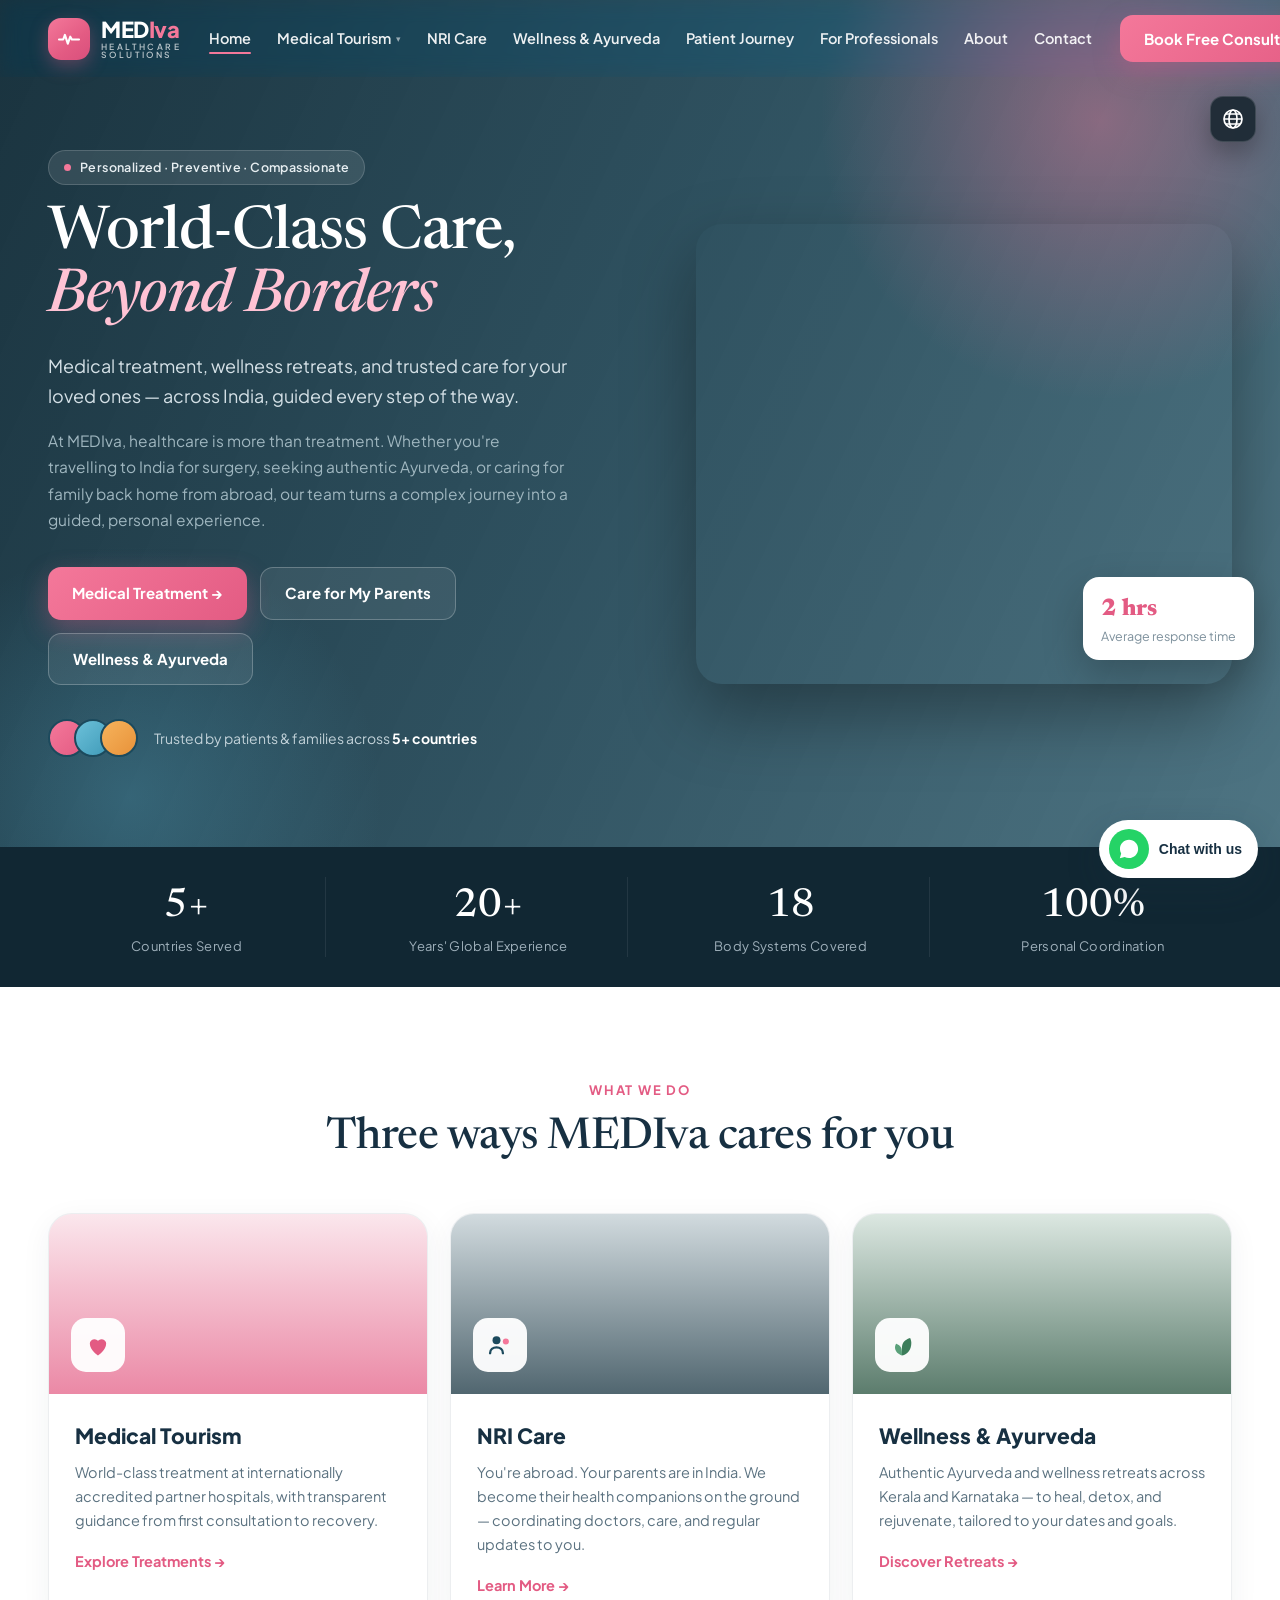
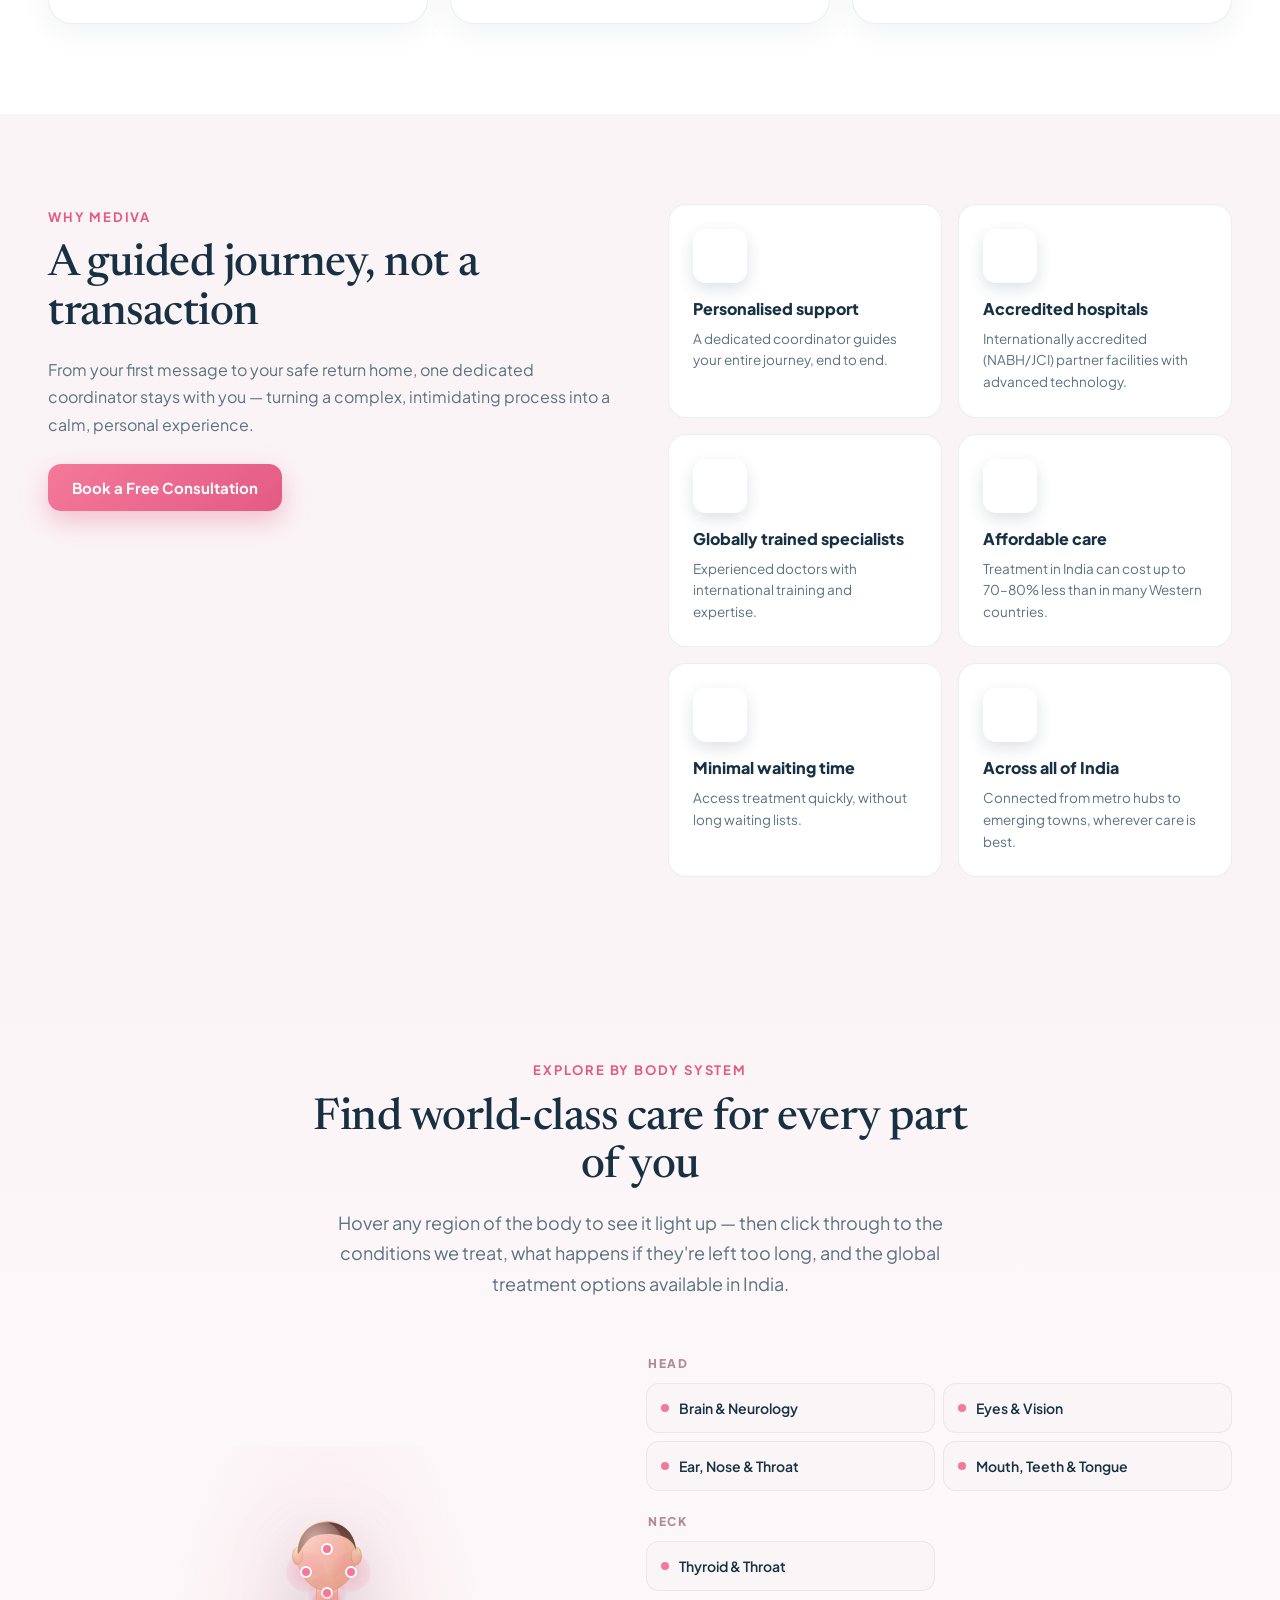
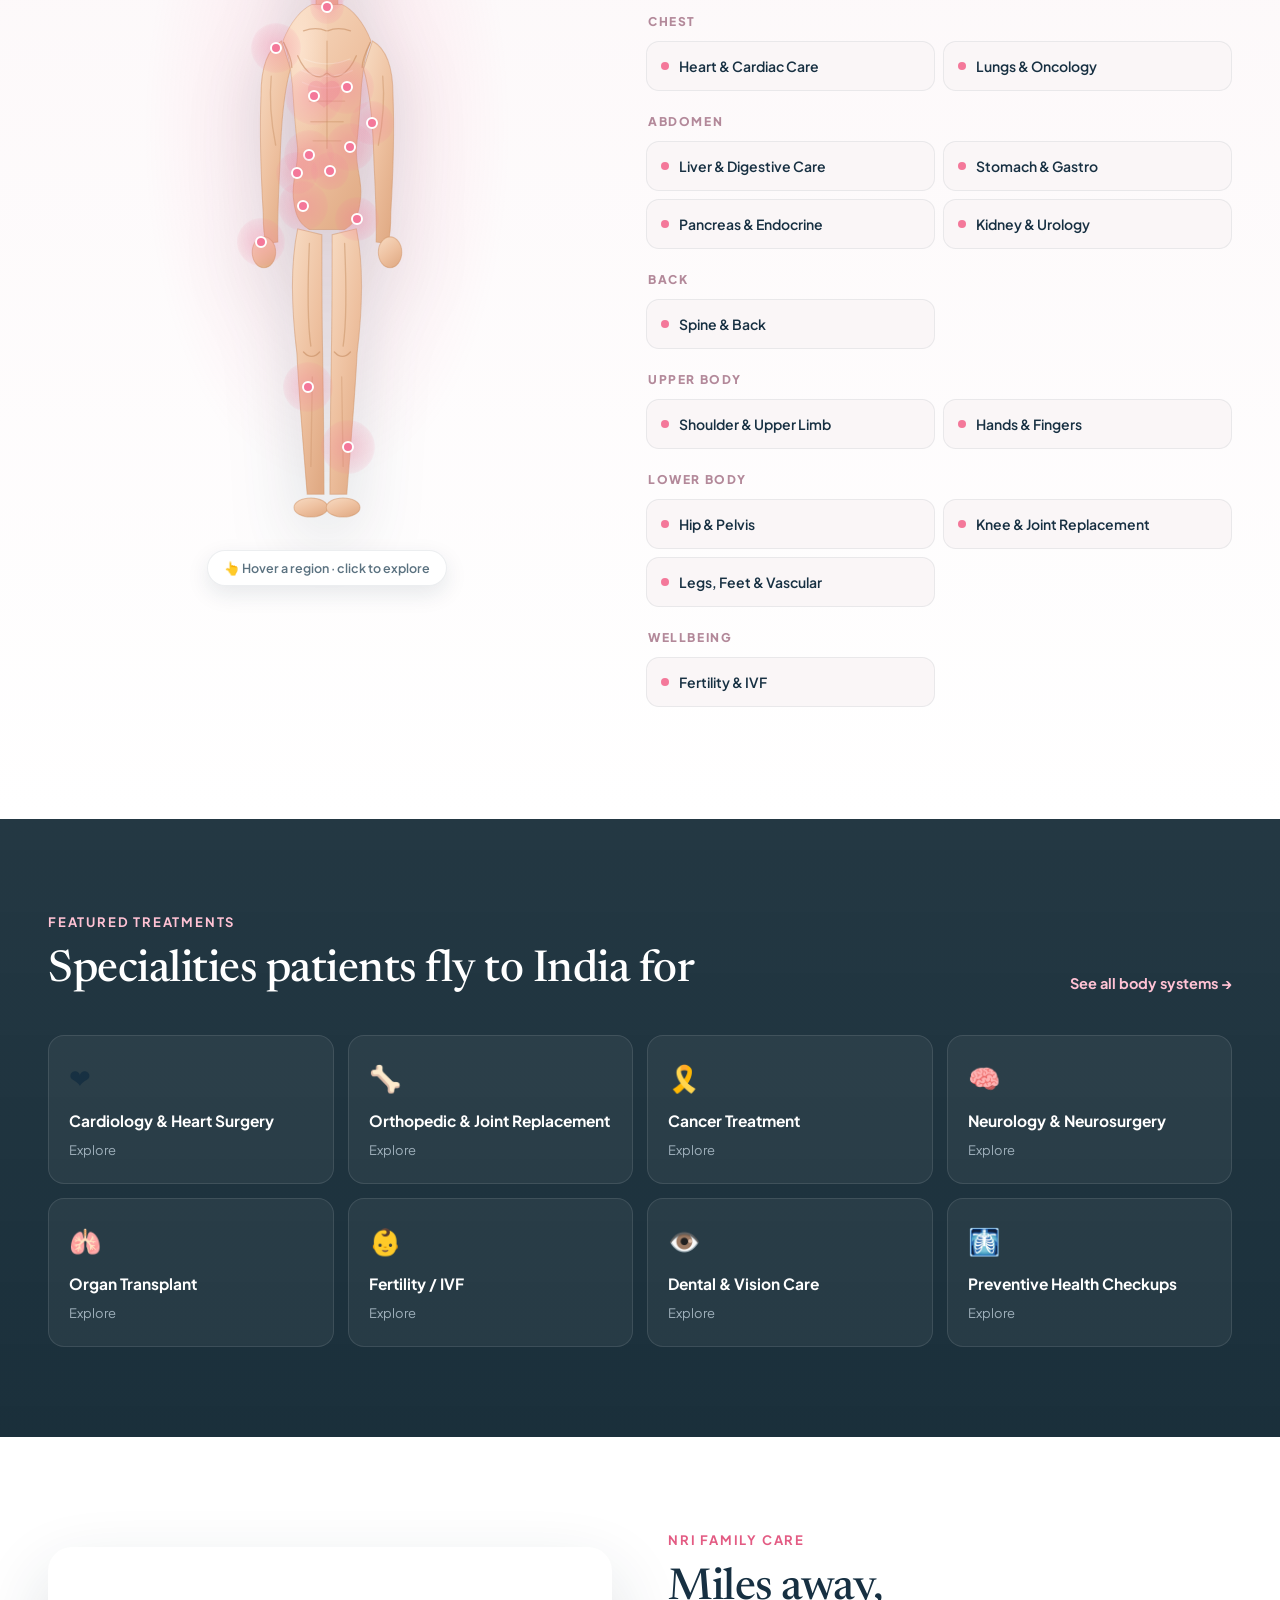
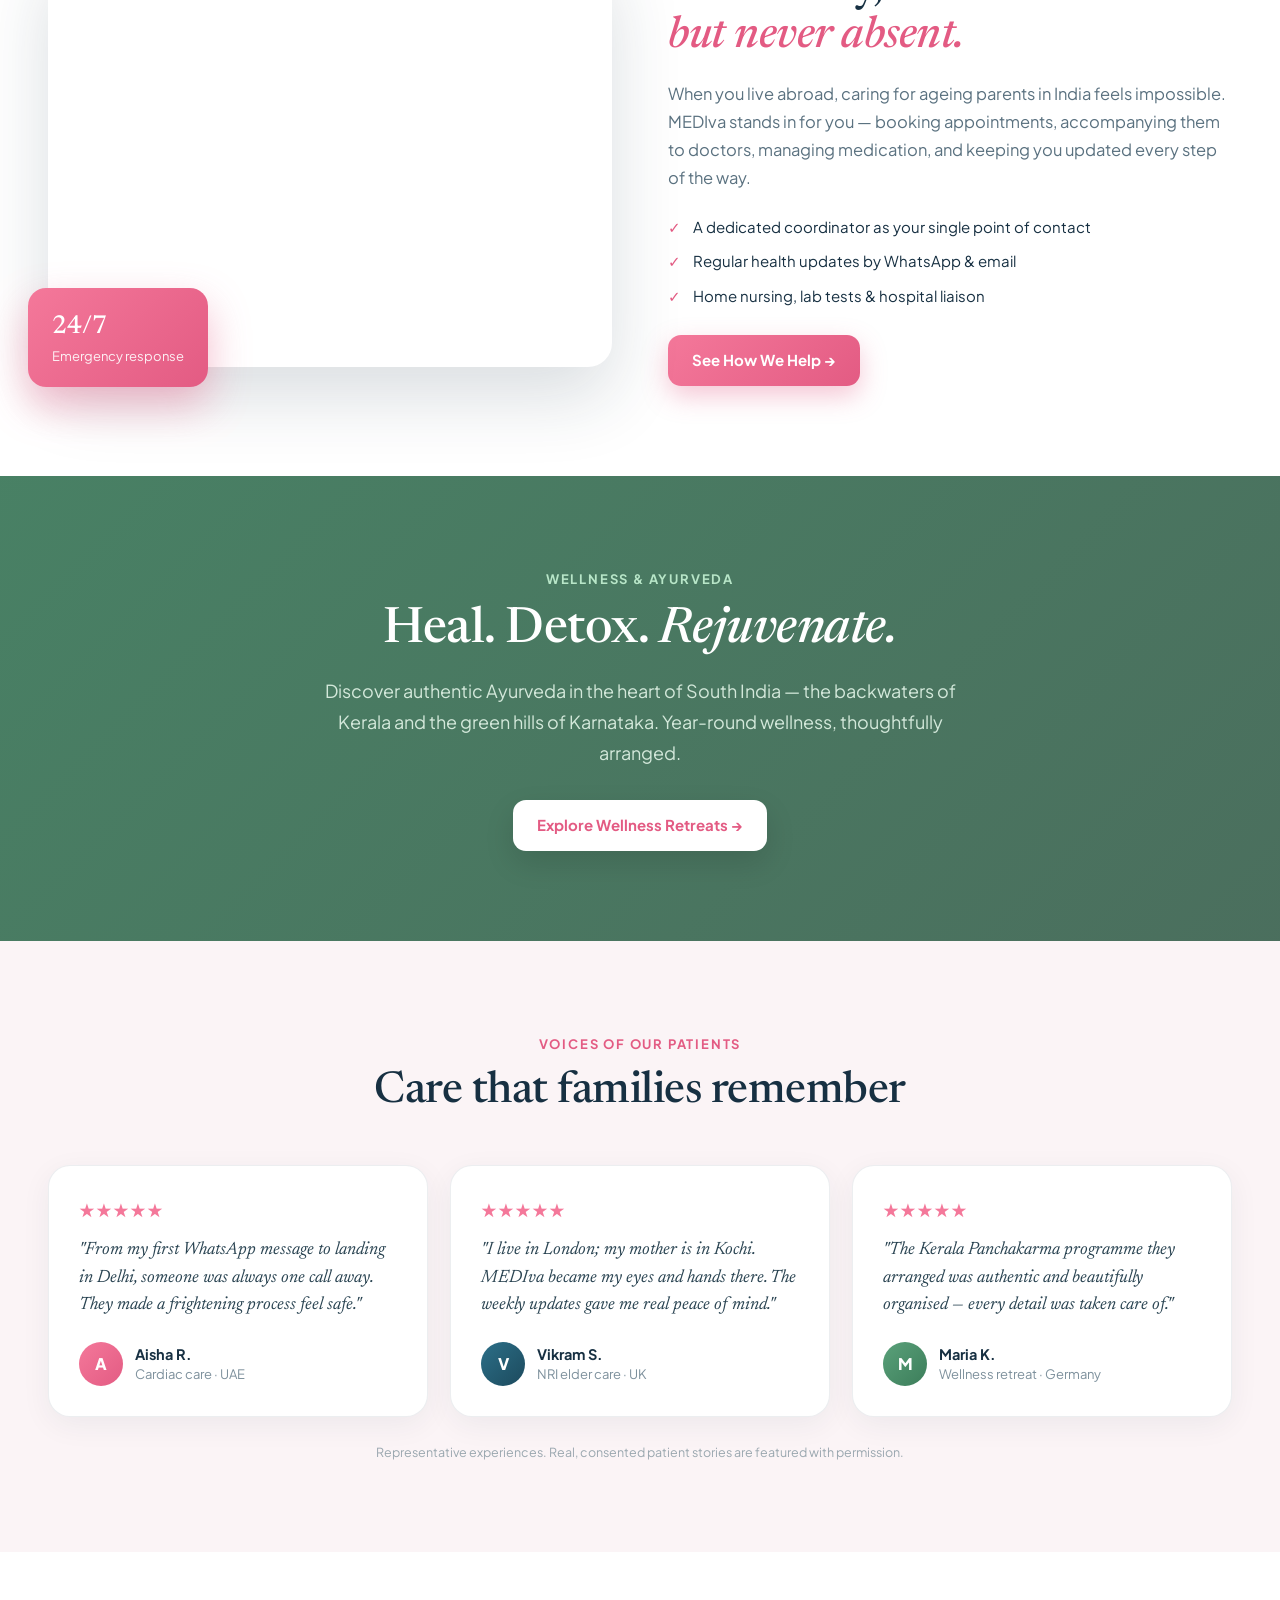
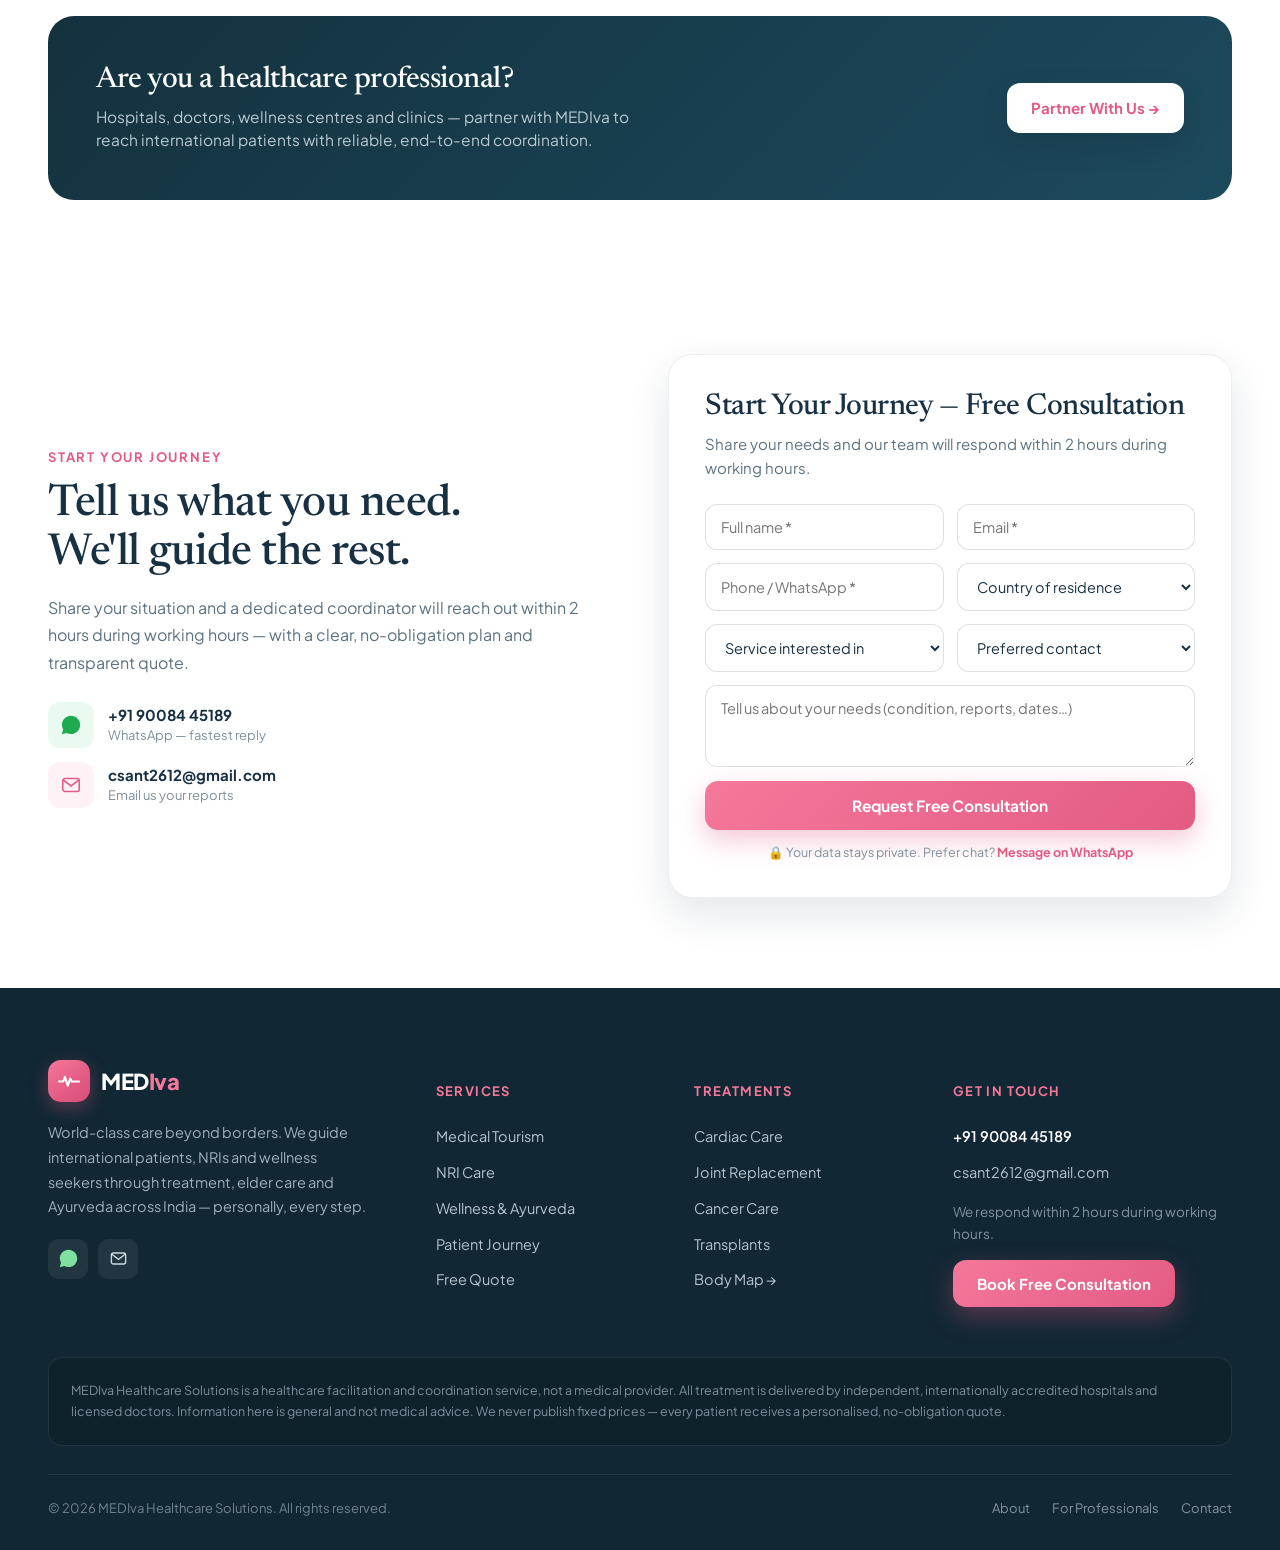
<file: index.html>
<!DOCTYPE html>
<html lang="en">
<head>
<meta charset="utf-8">
<meta name="viewport" content="width=device-width, initial-scale=1">
<title>MEDIva Healthcare Solutions — World-Class Care, Beyond Borders</title>
<meta name="description" content="Medical tourism, NRI elder care, and authentic Ayurveda wellness across India. Accredited hospitals, transparent pricing, personal guidance from first message to safe return home.">
<link rel="icon" type="image/svg+xml" href="assets/img/favicon.svg">
<link rel="preconnect" href="https://fonts.googleapis.com">
<link rel="preconnect" href="https://fonts.gstatic.com" crossorigin>
<link href="https://fonts.googleapis.com/css2?family=Newsreader:ital,opsz,wght@0,6..72,400;0,6..72,500;0,6..72,600;1,6..72,400;1,6..72,500&family=Plus+Jakarta+Sans:wght@400;500;600;700;800&display=swap" rel="stylesheet">
<link rel="stylesheet" href="assets/css/styles.css">
</head>
<body data-active="Home" data-hero-transparent>
<header id="site-header"></header>
<main>

<section class="hero" style="background:linear-gradient(115deg,rgba(18,44,56,.97),rgba(24,62,78,.9) 48%,rgba(34,82,100,.8)),url(https://images.unsplash.com/photo-1519494026892-80bbd2d6fd0d?auto=format&fit=crop&w=1600&q=70) center/cover">
  <div class="container">
    <div class="hero-grid">
      <div>
        <span class="badge lower"><span class="dot"></span>Personalized · Preventive · Compassionate</span>
        <h1 class="display on-dark">World-Class Care, <span class="italic">Beyond Borders</span></h1>
        <p class="lead on-dark" style="margin:22px 0 16px;max-width:540px">Medical treatment, wellness retreats, and trusted care for your loved ones — across India, guided every step of the way.</p>
        <p style="font-size:15.5px;line-height:1.7;color:#9fb6bf;max-width:520px">At MEDIva, healthcare is more than treatment. Whether you're travelling to India for surgery, seeking authentic Ayurveda, or caring for family back home from abroad, our team turns a complex journey into a guided, personal experience.</p>
        <div class="hero-cta">
          <a class="btn btn-primary" href="medical-tourism.html">Medical Treatment →</a>
          <a class="btn btn-ghost" href="nri-care.html">Care for My Parents</a>
          <a class="btn btn-ghost" href="wellness.html">Wellness & Ayurveda</a>
        </div>
        <div class="hero-trust">
          <div class="avatars"><span style="background:linear-gradient(135deg,#f4789a,#e35b83)"></span><span style="background:linear-gradient(135deg,#6cc1da,#3f9ab8)"></span><span style="background:linear-gradient(135deg,#f6b35c,#e8923a)"></span></div>
          <span style="font-size:14px;color:#c2d2d9">Trusted by patients & families across <strong style="color:#fff">5+ countries</strong></span>
        </div>
      </div>
      <div style="position:relative">
        <div class="hero-photo" style="background-image:url(https://images.unsplash.com/photo-1631815588090-d4bfec5b1ccb?auto=format&fit=crop&w=1100&q=72)"></div>
        <div class="float-card" style="bottom:24px;right:-22px"><div style="font-weight:800;font-size:24px;color:#e35b83;font-family:var(--serif)">2&nbsp;hrs</div><div style="font-size:12.5px;color:#7d909c">Average response time</div></div>
      </div>
    </div>
  </div>
</section>

<section class="counters"><div class="container"><div class="counters-grid">
  <div class="counter"><div class="num" data-count="5" data-suffix="+">5+</div><div class="lbl">Countries Served</div></div>
  <div class="counter"><div class="num" data-count="20" data-suffix="+">20+</div><div class="lbl">Years' Global Experience</div></div>
  <div class="counter"><div class="num" data-count="18" data-suffix="">18</div><div class="lbl">Body Systems Covered</div></div>
  <div class="counter"><div class="num">100%</div><div class="lbl">Personal Coordination</div></div>
</div></div></section>

<section class="section"><div class="container">
  <div class="text-center measure" style="margin-bottom:50px"><span class="eyebrow">What We Do</span><h2 class="display">Three ways MEDIva cares for you</h2></div>
  <div class="grid cols-3">
    <a class="svc-card" href="medical-tourism.html"><div class="svc-media" style="background-image:linear-gradient(180deg,rgba(227,91,131,.15),rgba(227,91,131,.72)),url(https://images.unsplash.com/photo-1551601651-2a8555f1a136?auto=format&fit=crop&w=800&q=70)"><span class="icon"><svg width="28" height="28" viewBox="0 0 24 24" fill="none"><path d="M12 21s-7-4.5-7-10a4 4 0 0 1 7-2.6A4 4 0 0 1 19 11c0 5.5-7 10-7 10z" fill="#e35b83"/></svg></span></div><div class="svc-body"><h3>Medical Tourism</h3><p>World-class treatment at internationally accredited partner hospitals, with transparent guidance from first consultation to recovery.</p><span class="svc-link">Explore Treatments <span class="arrow">→</span></span></div></a>
    <a class="svc-card" href="nri-care.html"><div class="svc-media" style="background-image:linear-gradient(180deg,rgba(28,74,93,.2),rgba(20,49,62,.74)),url(https://images.unsplash.com/photo-1576765608535-5f04d1e3f289?auto=format&fit=crop&w=800&q=70)"><span class="icon"><svg width="28" height="28" viewBox="0 0 24 24" fill="none"><circle cx="9" cy="8" r="3.4" fill="#1c4a5d"/><path d="M3.5 19c0-3 2.5-5 5.5-5s5.5 2 5.5 5" stroke="#1c4a5d" stroke-width="2" stroke-linecap="round"/><circle cx="17" cy="9" r="2.6" fill="#f4789a"/></svg></span></div><div class="svc-body"><h3>NRI Care</h3><p>You're abroad. Your parents are in India. We become their health companions on the ground — coordinating doctors, care, and regular updates to you.</p><span class="svc-link">Learn More <span class="arrow">→</span></span></div></a>
    <a class="svc-card" href="wellness.html"><div class="svc-media" style="background-image:linear-gradient(180deg,rgba(60,125,90,.18),rgba(35,79,58,.74)),url(https://images.unsplash.com/photo-1544161515-4ab6ce6db874?auto=format&fit=crop&w=800&q=70)"><span class="icon"><svg width="28" height="28" viewBox="0 0 24 24" fill="none"><path d="M12 21c5-1 8-5 8-11 0-2-1-4-1-4s-4 1-6 4c-1.6 2.4-1 8-1 11z" fill="#3c7d5a"/><path d="M12 21c-3-1-6-3-6-7 0-1.5 1-3 1-3s3 1 4 3c1 1.8 1 5 1 7z" fill="#5aa17a"/></svg></span></div><div class="svc-body"><h3>Wellness & Ayurveda</h3><p>Authentic Ayurveda and wellness retreats across Kerala and Karnataka — to heal, detox, and rejuvenate, tailored to your dates and goals.</p><span class="svc-link">Discover Retreats <span class="arrow">→</span></span></div></a>
  </div>
</div></section>

<section class="section bg-tint"><div class="container">
  <div class="split" style="align-items:start">
    <div style="position:sticky;top:110px">
      <span class="eyebrow">Why MEDIva</span><h2 class="display" style="margin-bottom:18px">A guided journey, not a transaction</h2>
      <p class="lead" style="font-size:16px;margin-bottom:26px">From your first message to your safe return home, one dedicated coordinator stays with you — turning a complex, intimidating process into a calm, personal experience.</p>
      <button class="btn btn-primary" data-book>Book a Free Consultation</button>
    </div>
    <div class="grid cols-2 gap-md">
      <div class="feature"><div class="thumb" style="background-image:url(https://images.unsplash.com/photo-1622253692010-333f2da6031d?auto=format&fit=crop&w=200&q=70)"></div><h4>Personalised support</h4><p>A dedicated coordinator guides your entire journey, end to end.</p></div><div class="feature"><div class="thumb" style="background-image:url(https://images.unsplash.com/photo-1538108149393-fbbd81895907?auto=format&fit=crop&w=200&q=70)"></div><h4>Accredited hospitals</h4><p>Internationally accredited (NABH/JCI) partner facilities with advanced technology.</p></div><div class="feature"><div class="thumb" style="background-image:url(https://images.unsplash.com/photo-1612531386530-97286d97c2d2?auto=format&fit=crop&w=200&q=70)"></div><h4>Globally trained specialists</h4><p>Experienced doctors with international training and expertise.</p></div><div class="feature"><div class="thumb" style="background-image:url(https://images.unsplash.com/photo-1576091160550-2173dba999ef?auto=format&fit=crop&w=200&q=70)"></div><h4>Affordable care</h4><p>Treatment in India can cost up to 70–80% less than in many Western countries.</p></div><div class="feature"><div class="thumb" style="background-image:url(https://images.unsplash.com/photo-1519494026892-80bbd2d6fd0d?auto=format&fit=crop&w=200&q=70)"></div><h4>Minimal waiting time</h4><p>Access treatment quickly, without long waiting lists.</p></div><div class="feature"><div class="thumb" style="background-image:url(https://images.unsplash.com/photo-1666214280557-f1b5022eb634?auto=format&fit=crop&w=200&q=70)"></div><h4>Across all of India</h4><p>Connected from metro hubs to emerging towns, wherever care is best.</p></div>
    </div>
  </div>
</div></section>

<section class="section bodymap" id="bodymap"><div class="container">
  <div class="text-center measure" style="margin-bottom:56px"><span class="eyebrow">Explore by Body System</span><h2 class="display">Find world-class care for every part of you</h2><p class="lead" style="margin-top:16px">Hover any region of the body to see it light up — then click through to the conditions we treat, what happens if they're left too long, and the global treatment options available in India.</p></div>
  <div class="bodymap-grid">
    <div class="figure-wrap"><div class="figure" id="bodymap-figure"></div></div>
    <div id="bodymap-list"></div>
  </div>
</div></section>

<section class="section" style="background:linear-gradient(rgba(17,39,51,.92),rgba(17,39,51,.96)),url(https://images.unsplash.com/photo-1581595220892-b0739db3ba8c?auto=format&fit=crop&w=1600&q=70) center/cover">
  <div class="container">
    <div style="display:flex;justify-content:space-between;align-items:flex-end;flex-wrap:wrap;gap:18px;margin-bottom:40px">
      <div><span class="eyebrow on-dark">Featured Treatments</span><h2 class="display on-dark">Specialities patients fly to India for</h2></div>
      <a href="#bodymap" style="font-weight:700;font-size:14.5px;color:#ffc2d4;text-decoration:none">See all body systems →</a>
    </div>
    <div class="grid cols-4 gap-sm">
      <a class="treat-card" href="body-part.html?part=heart"><div class="emoji">❤️</div><h4>Cardiology & Heart Surgery</h4><span>Explore <span class="go">→</span></span></a><a class="treat-card" href="body-part.html?part=knee"><div class="emoji">🦴</div><h4>Orthopedic & Joint Replacement</h4><span>Explore <span class="go">→</span></span></a><a class="treat-card" href="body-part.html?part=lungs"><div class="emoji">🎗️</div><h4>Cancer Treatment</h4><span>Explore <span class="go">→</span></span></a><a class="treat-card" href="body-part.html?part=brain"><div class="emoji">🧠</div><h4>Neurology & Neurosurgery</h4><span>Explore <span class="go">→</span></span></a><a class="treat-card" href="body-part.html?part=kidney"><div class="emoji">🫁</div><h4>Organ Transplant</h4><span>Explore <span class="go">→</span></span></a><a class="treat-card" href="body-part.html?part=fertility"><div class="emoji">👶</div><h4>Fertility / IVF</h4><span>Explore <span class="go">→</span></span></a><a class="treat-card" href="body-part.html?part=eyes"><div class="emoji">👁️</div><h4>Dental & Vision Care</h4><span>Explore <span class="go">→</span></span></a><a class="treat-card" href="body-part.html?part=stomach"><div class="emoji">🩻</div><h4>Preventive Health Checkups</h4><span>Explore <span class="go">→</span></span></a>
    </div>
  </div>
</section>

<section class="section"><div class="container">
  <div class="split">
    <div style="position:relative">
      <div class="split-photo" style="background-image:url(https://images.unsplash.com/photo-1576765608535-5f04d1e3f289?auto=format&fit=crop&w=1000&q=72)"></div>
      <div style="position:absolute;bottom:-20px;left:-20px;background:linear-gradient(135deg,#f4789a,#e35b83);border-radius:18px;padding:20px 24px;box-shadow:0 18px 40px rgba(227,91,131,.4);color:#fff"><div style="font-family:var(--serif);font-size:26px;font-weight:500">24/7</div><div style="font-size:13px;opacity:.9">Emergency response</div></div>
    </div>
    <div>
      <span class="eyebrow">NRI Family Care</span>
      <h2 class="display" style="margin-bottom:18px">Miles away,<br><span class="italic">but never absent.</span></h2>
      <p class="lead" style="font-size:16.5px;margin-bottom:24px">When you live abroad, caring for ageing parents in India feels impossible. MEDIva stands in for you — booking appointments, accompanying them to doctors, managing medication, and keeping you updated every step of the way.</p>
      <ul class="checklist" style="margin-bottom:28px">
        <li><span class="tick">✓</span><span>A dedicated coordinator as your single point of contact</span></li>
        <li><span class="tick">✓</span><span>Regular health updates by WhatsApp & email</span></li>
        <li><span class="tick">✓</span><span>Home nursing, lab tests & hospital liaison</span></li>
      </ul>
      <a class="btn btn-primary" href="nri-care.html">See How We Help →</a>
    </div>
  </div>
</div></section>

<section class="section" style="background:linear-gradient(135deg,rgba(47,111,79,.88),rgba(35,79,58,.82)),url(https://images.unsplash.com/photo-1506126613408-eca07ce68773?auto=format&fit=crop&w=1600&q=70) center/cover">
  <div class="container-narrow text-center">
    <span class="eyebrow on-green">Wellness & Ayurveda</span>
    <h2 class="display on-dark" style="font-size:clamp(34px,4vw,50px)">Heal. Detox. <span class="italic" style="color:#fff">Rejuvenate.</span></h2>
    <p class="lead on-dark" style="color:#d3e8da;margin:18px auto 32px;max-width:660px">Discover authentic Ayurveda in the heart of South India — the backwaters of Kerala and the green hills of Karnataka. Year-round wellness, thoughtfully arranged.</p>
    <a class="btn btn-white" href="wellness.html">Explore Wellness Retreats →</a>
  </div>
</section>

<section class="section bg-tint"><div class="container">
  <div class="text-center measure" style="margin-bottom:48px"><span class="eyebrow">Voices of Our Patients</span><h2 class="display">Care that families remember</h2></div>
  <div class="grid cols-3">
    <div class="quote-card"><div class="stars">★★★★★</div><p>"From my first WhatsApp message to landing in Delhi, someone was always one call away. They made a frightening process feel safe."</p><div class="quote-who"><span class="quote-av" style="background:linear-gradient(135deg,#f4789a,#e35b83)">A</span><div><div class="nm">Aisha R.</div><div class="mt">Cardiac care · UAE</div></div></div></div><div class="quote-card"><div class="stars">★★★★★</div><p>"I live in London; my mother is in Kochi. MEDIva became my eyes and hands there. The weekly updates gave me real peace of mind."</p><div class="quote-who"><span class="quote-av" style="background:linear-gradient(135deg,#2c6f88,#1c4a5d)">V</span><div><div class="nm">Vikram S.</div><div class="mt">NRI elder care · UK</div></div></div></div><div class="quote-card"><div class="stars">★★★★★</div><p>"The Kerala Panchakarma programme they arranged was authentic and beautifully organised — every detail was taken care of."</p><div class="quote-who"><span class="quote-av" style="background:linear-gradient(135deg,#5aa17a,#3c7d5a)">M</span><div><div class="nm">Maria K.</div><div class="mt">Wellness retreat · Germany</div></div></div></div>
  </div>
  <p class="text-center" style="font-size:12.5px;color:#9aa7af;margin-top:26px">Representative experiences. Real, consented patient stories are featured with permission.</p>
</div></section>

<section class="section-sm"><div class="container"><div class="pro-strip">
  <div><h3 class="display on-dark" style="font-size:30px;margin-bottom:8px">Are you a healthcare professional?</h3><p style="font-size:15.5px;color:#b9cad2;max-width:560px">Hospitals, doctors, wellness centres and clinics — partner with MEDIva to reach international patients with reliable, end-to-end coordination.</p></div>
  <a class="btn btn-white" href="professionals.html">Partner With Us →</a>
</div></div></section>

<section class="section"><div class="container">
  <div class="split">
    <div>
      <span class="eyebrow">Start Your Journey</span>
      <h2 class="display" style="margin-bottom:16px">Tell us what you need.<br>We'll guide the rest.</h2>
      <p class="lead" style="font-size:16px;margin-bottom:26px">Share your situation and a dedicated coordinator will reach out within 2 hours during working hours — with a clear, no-obligation plan and transparent quote.</p>
      <div style="display:flex;flex-direction:column;gap:14px">
        <a href="https://wa.me/919008445189?text=Hello%20MEDIva!%20I'd%20like%20a%20free%20consultation." target="_blank" rel="noopener" style="display:flex;align-items:center;gap:14px;text-decoration:none"><span style="width:46px;height:46px;border-radius:12px;background:#eafaf0;display:inline-flex;align-items:center;justify-content:center"><svg width="22" height="22" viewBox="0 0 24 24" fill="#1faa4f"><path d="M12.04 2C6.58 2 2.13 6.45 2.13 11.91c0 1.75.46 3.45 1.32 4.95L2 22l5.25-1.38c1.45.79 3.08 1.21 4.79 1.21 5.46 0 9.91-4.45 9.91-9.91C21.95 6.45 17.5 2 12.04 2z"/></svg></span><div><div style="font-weight:700;font-size:15px;color:#173042">+91 90084 45189</div><div style="font-size:13px;color:#7d909c">WhatsApp — fastest reply</div></div></a>
        <a href="mailto:csant2612@gmail.com" style="display:flex;align-items:center;gap:14px;text-decoration:none"><span style="width:46px;height:46px;border-radius:12px;background:#fff2f6;display:inline-flex;align-items:center;justify-content:center"><svg width="22" height="22" viewBox="0 0 24 24" fill="none"><rect x="3" y="5" width="18" height="14" rx="2.5" stroke="#e35b83" stroke-width="1.7"/><path d="M4 7l8 6 8-6" stroke="#e35b83" stroke-width="1.7" stroke-linecap="round"/></svg></span><div><div style="font-weight:700;font-size:15px;color:#173042">csant2612@gmail.com</div><div style="font-size:13px;color:#7d909c">Email us your reports</div></div></a>
      </div>
    </div>
    <div data-enquiry-wrap>
  <div class="form-card" data-enquiry data-service="">
    <h3 class="display" style="font-size:30px;margin-bottom:8px">Start Your Journey — Free Consultation</h3>
    <p style="font-size:15px;color:var(--slate);line-height:1.6;margin-bottom:24px">Share your needs and our team will respond within 2 hours during working hours.</p>
    <div class="form-row"><input class="field" name="name" placeholder="Full name *"><input class="field" name="email" placeholder="Email *"></div>
    <div class="form-row"><input class="field" name="phone" placeholder="Phone / WhatsApp *">
      <select class="field" name="country"><option value="">Country of residence</option><option>UAE</option><option>UK</option><option>Nigeria</option><option>Kenya</option><option>USA</option><option>Canada</option><option>Germany</option><option>Australia</option><option>India</option><option>Other</option></select></div>
    <div class="form-row"><select class="field" name="service"><option value="">Service interested in</option><option>Medical Treatment</option><option>NRI Care</option><option>Wellness & Ayurveda</option><option>Professional Partnership</option></select>
      <select class="field" name="contact"><option value="">Preferred contact</option><option>WhatsApp</option><option>Email</option><option>Call</option></select></div>
    <textarea class="field" name="message" rows="3" placeholder="Tell us about your needs (condition, reports, dates…)" style="margin-bottom:8px"></textarea>
    <div class="form-error hidden" data-err></div>
    <button class="btn btn-primary btn-block btn-lg" type="button" data-submit>Request Free Consultation</button>
    <p class="form-note">🔒 Your data stays private. Prefer chat? <a href="https://wa.me/919008445189?text=Hello%20MEDIva!%20I'd%20like%20a%20free%20consultation." target="_blank" rel="noopener">Message on WhatsApp</a></p>
  </div>
  <div class="form-card form-success hidden" data-enquiry-success>
    <div class="ok"><svg width="34" height="34" viewBox="0 0 24 24" fill="none"><path d="M5 13l4 4 10-11" stroke="#1faa4f" stroke-width="2.6" stroke-linecap="round" stroke-linejoin="round"/></svg></div>
    <h3 class="display" style="font-size:26px;margin-bottom:10px">Thank you — message ready to send</h3>
    <p style="font-size:14.5px;line-height:1.65;color:var(--slate);margin:0 auto 20px;max-width:360px">Your request has reached the MEDIva team. We'll respond within 2 hours during working hours.</p>
    <a class="btn" style="background:#25d366;color:#fff" data-wa-final href="https://wa.me/919008445189?text=Hello%20MEDIva!%20I'd%20like%20a%20free%20consultation." target="_blank" rel="noopener">Also message on WhatsApp</a>
  </div>
</div>
  </div>
</div></section>

</main>
<footer id="site-footer"></footer>
<div id="site-chrome"></div>
<script src="assets/js/main.js"></script>
</body>
</html>
</file>
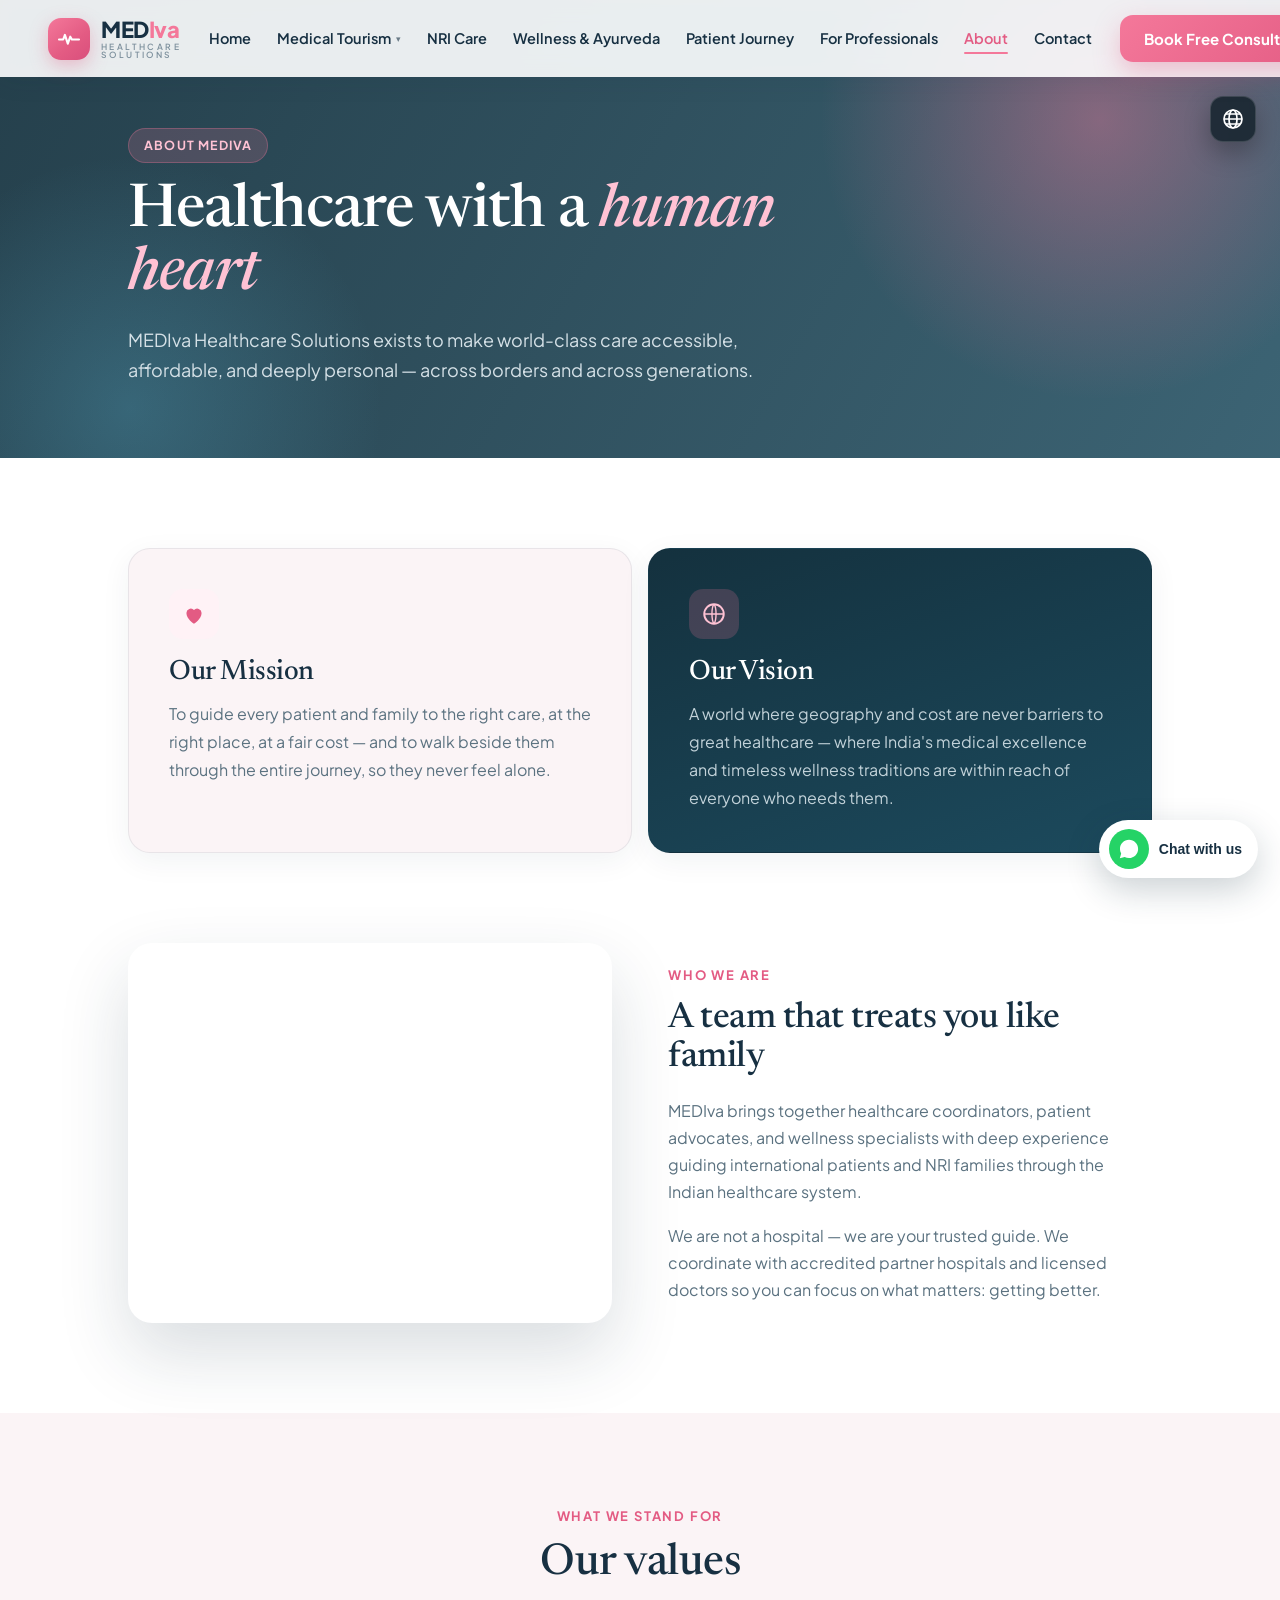
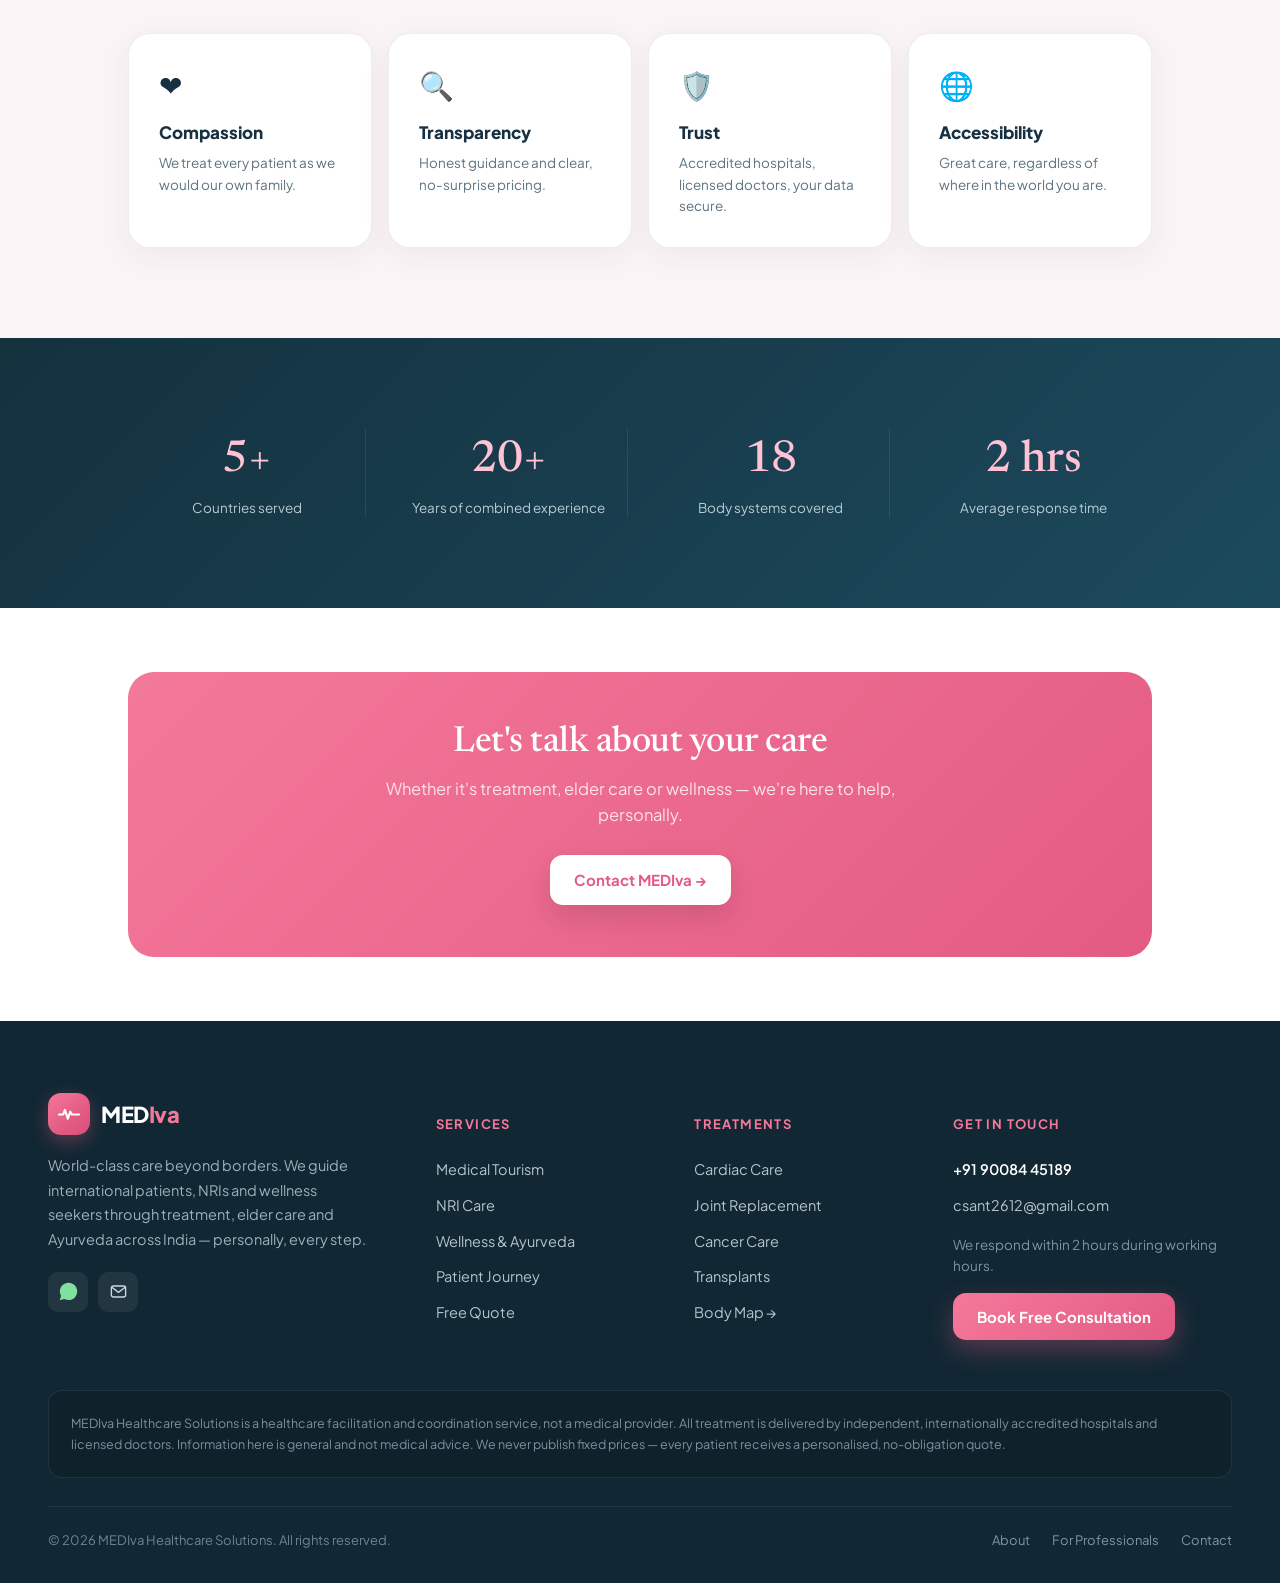
<file: about.html>
<!DOCTYPE html>
<html lang="en">
<head>
<meta charset="utf-8">
<meta name="viewport" content="width=device-width, initial-scale=1">
<title>About MEDIva Healthcare Solutions</title>
<meta name="description" content="MEDIva makes world-class care accessible, affordable and personal — across borders and generations. Learn about our mission, vision and values.">
<link rel="icon" type="image/svg+xml" href="assets/img/favicon.svg">
<link rel="preconnect" href="https://fonts.googleapis.com">
<link rel="preconnect" href="https://fonts.gstatic.com" crossorigin>
<link href="https://fonts.googleapis.com/css2?family=Newsreader:ital,opsz,wght@0,6..72,400;0,6..72,500;0,6..72,600;1,6..72,400;1,6..72,500&family=Plus+Jakarta+Sans:wght@400;500;600;700;800&display=swap" rel="stylesheet">
<link rel="stylesheet" href="assets/css/styles.css">
</head>
<body data-active="About">
<header id="site-header"></header>
<main>
<section class="hero hero-page" style="background:linear-gradient(120deg,rgba(20,49,62,.93),rgba(28,74,93,.86)),url(https://images.unsplash.com/photo-1538108149393-fbbd81895907?auto=format&fit=crop&w=1600&q=70) center/cover">
  <div class="container-narrow"><span class="badge">About MEDIva</span>
    <h1 class="display on-dark" style="max-width:780px;margin-bottom:18px">Healthcare with a <span class="italic">human heart</span></h1>
    <p class="lead on-dark" style="max-width:660px">MEDIva Healthcare Solutions exists to make world-class care accessible, affordable, and deeply personal — across borders and across generations.</p>
  </div></section>
<section class="section"><div class="container-narrow"><div class="grid cols-2 gap-md">
  <div class="card card-pad" style="background:#fbf4f6;padding:40px"><div style="width:50px;height:50px;border-radius:14px;background:#fff2f6;display:inline-flex;align-items:center;justify-content:center;margin-bottom:18px"><svg width="26" height="26" viewBox="0 0 24 24" fill="none"><path d="M12 21s-7-4.5-7-10a4 4 0 0 1 7-2.6A4 4 0 0 1 19 11c0 5.5-7 10-7 10z" fill="#e35b83"/></svg></div><h2 class="display" style="font-size:28px;margin-bottom:12px">Our Mission</h2><p style="font-size:16px;line-height:1.75;color:#5b7280">To guide every patient and family to the right care, at the right place, at a fair cost — and to walk beside them through the entire journey, so they never feel alone.</p></div>
  <div class="card card-pad" style="background:linear-gradient(160deg,#14313e,#1c4a5d);padding:40px"><div style="width:50px;height:50px;border-radius:14px;background:rgba(244,120,154,.2);display:inline-flex;align-items:center;justify-content:center;margin-bottom:18px"><svg width="26" height="26" viewBox="0 0 24 24" fill="none"><circle cx="12" cy="12" r="9" stroke="#ffc2d4" stroke-width="1.8"/><path d="M3 12h18M12 3c2.5 2.5 2.5 15 0 18M12 3c-2.5 2.5-2.5 15 0 18" stroke="#ffc2d4" stroke-width="1.3"/></svg></div><h2 class="display on-dark" style="font-size:28px;margin-bottom:12px">Our Vision</h2><p style="font-size:16px;line-height:1.75;color:#c2d2d9">A world where geography and cost are never barriers to great healthcare — where India's medical excellence and timeless wellness traditions are within reach of everyone who needs them.</p></div>
</div></div></section>

<section class="section" style="padding-top:0"><div class="container-narrow"><div class="split">
  <div class="split-photo" style="height:380px;background-image:url(https://images.unsplash.com/photo-1622253692010-333f2da6031d?auto=format&fit=crop&w=1000&q=72)"></div>
  <div><span class="eyebrow">Who We Are</span><h2 class="display" style="font-size:36px;margin-bottom:18px">A team that treats you like family</h2><p class="lead" style="font-size:16px;margin-bottom:16px">MEDIva brings together healthcare coordinators, patient advocates, and wellness specialists with deep experience guiding international patients and NRI families through the Indian healthcare system.</p><p class="lead" style="font-size:16px">We are not a hospital — we are your trusted guide. We coordinate with accredited partner hospitals and licensed doctors so you can focus on what matters: getting better.</p></div>
</div></div></section>

<section class="section bg-tint"><div class="container-narrow">
  <div class="text-center measure" style="margin-bottom:44px"><span class="eyebrow">What We Stand For</span><h2 class="display">Our values</h2></div>
  <div class="grid cols-4 gap-md">
    <div class="card card-pad"><div style="font-size:28px;margin-bottom:14px">❤️</div><h4 style="font-size:17px;font-weight:800;margin-bottom:7px">Compassion</h4><p style="font-size:13.5px;line-height:1.6;color:#5b7280">We treat every patient as we would our own family.</p></div><div class="card card-pad"><div style="font-size:28px;margin-bottom:14px">🔍</div><h4 style="font-size:17px;font-weight:800;margin-bottom:7px">Transparency</h4><p style="font-size:13.5px;line-height:1.6;color:#5b7280">Honest guidance and clear, no-surprise pricing.</p></div><div class="card card-pad"><div style="font-size:28px;margin-bottom:14px">🛡️</div><h4 style="font-size:17px;font-weight:800;margin-bottom:7px">Trust</h4><p style="font-size:13.5px;line-height:1.6;color:#5b7280">Accredited hospitals, licensed doctors, your data secure.</p></div><div class="card card-pad"><div style="font-size:28px;margin-bottom:14px">🌐</div><h4 style="font-size:17px;font-weight:800;margin-bottom:7px">Accessibility</h4><p style="font-size:13.5px;line-height:1.6;color:#5b7280">Great care, regardless of where in the world you are.</p></div>
  </div>
</div></section>

<section class="section" style="background:linear-gradient(135deg,#14313e,#1c4a5d)"><div class="container-narrow"><div class="counters-grid" style="padding:0">
  <div class="counter"><div style="font-family:var(--serif);font-weight:500;font-size:44px;color:#ffc2d4">5+</div><div style="font-size:13.5px;color:#b9cad2;margin-top:4px">Countries served</div></div><div class="counter"><div style="font-family:var(--serif);font-weight:500;font-size:44px;color:#ffc2d4">20+</div><div style="font-size:13.5px;color:#b9cad2;margin-top:4px">Years of combined experience</div></div><div class="counter"><div style="font-family:var(--serif);font-weight:500;font-size:44px;color:#ffc2d4">18</div><div style="font-size:13.5px;color:#b9cad2;margin-top:4px">Body systems covered</div></div><div class="counter" style="border-right:none"><div style="font-family:var(--serif);font-weight:500;font-size:44px;color:#ffc2d4">2 hrs</div><div style="font-size:13.5px;color:#b9cad2;margin-top:4px">Average response time</div></div>
</div></div></section>

<section class="section-sm"><div class="container-narrow"><div class="cta-band" style="padding:52px 40px">
  <h2 class="display on-dark" style="font-size:36px;margin-bottom:12px">Let's talk about your care</h2>
  <p style="font-size:16.5px;color:#ffe1ea;margin:0 auto 26px;max-width:520px;line-height:1.6">Whether it's treatment, elder care or wellness — we're here to help, personally.</p>
  <a class="btn btn-white" href="contact.html">Contact MEDIva →</a>
</div></div></section>

</main>
<footer id="site-footer"></footer>
<div id="site-chrome"></div>
<script src="assets/js/main.js"></script>
</body>
</html>
</file>
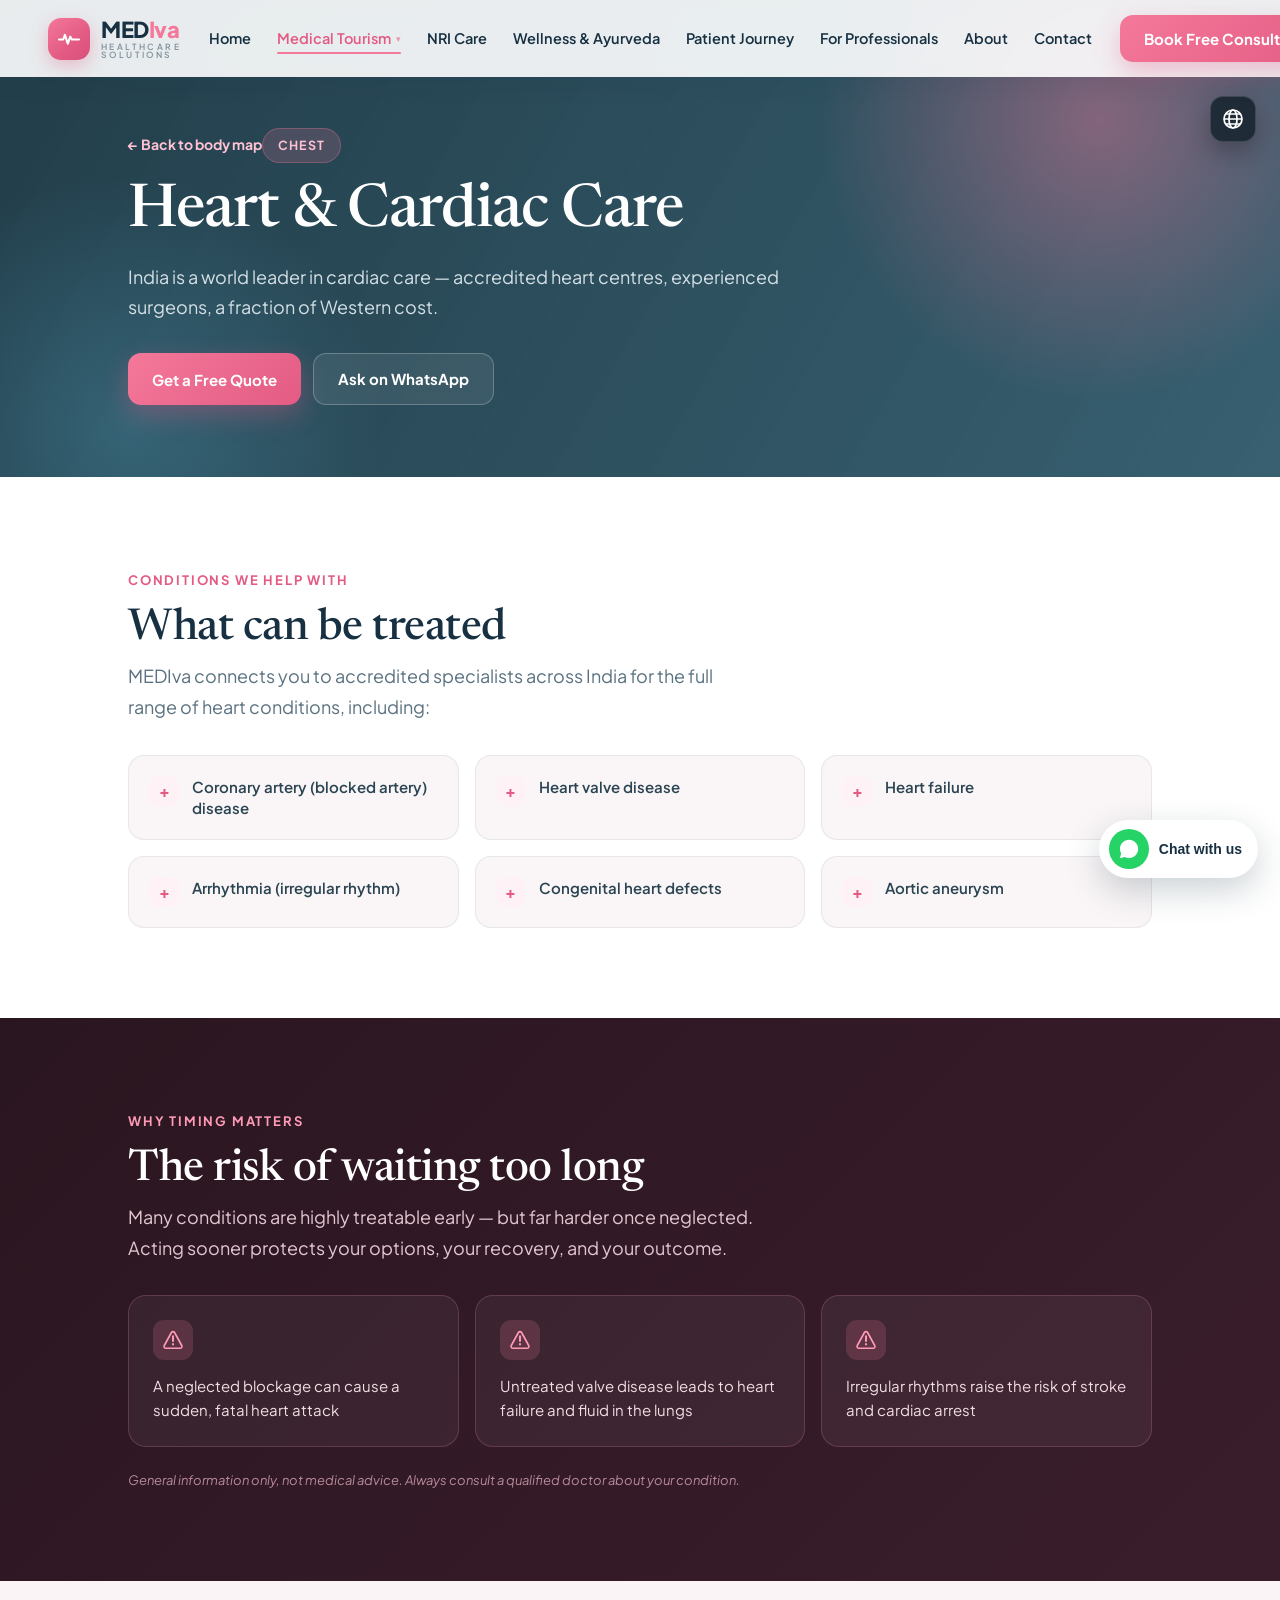
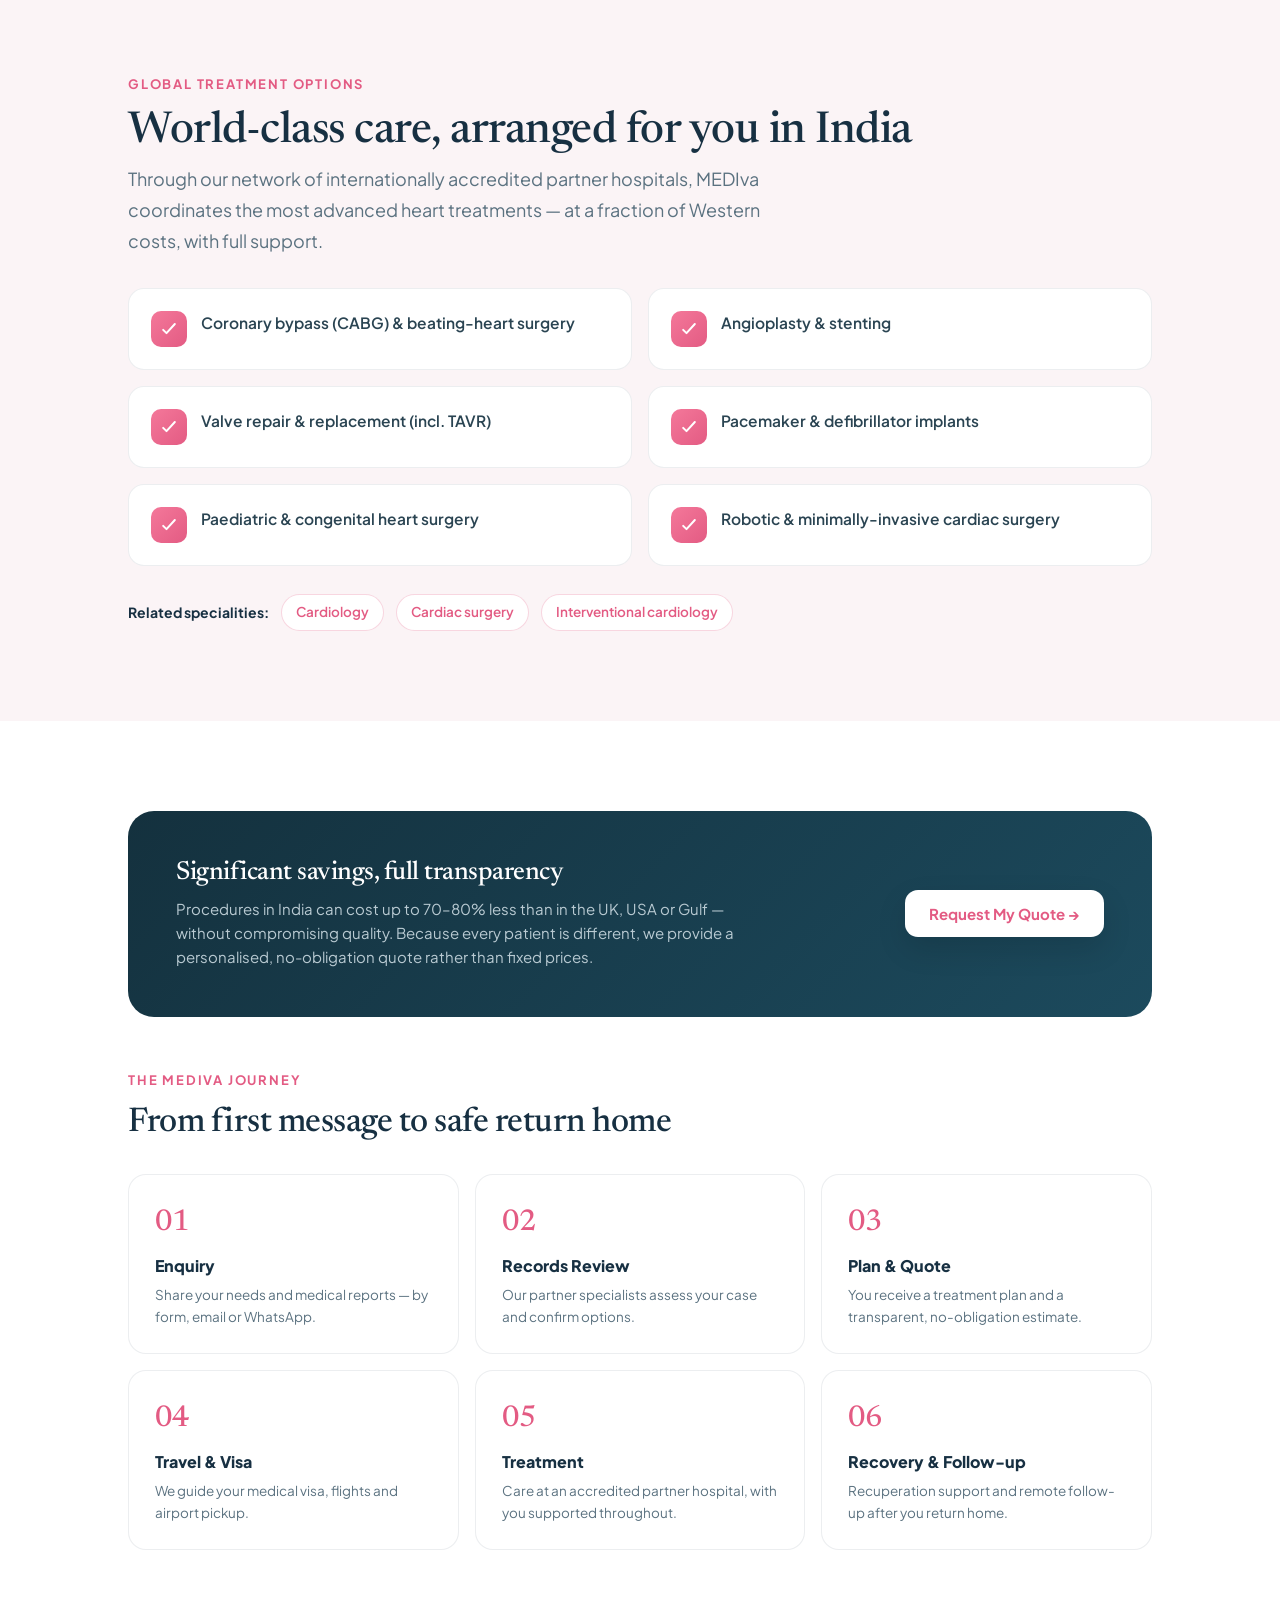
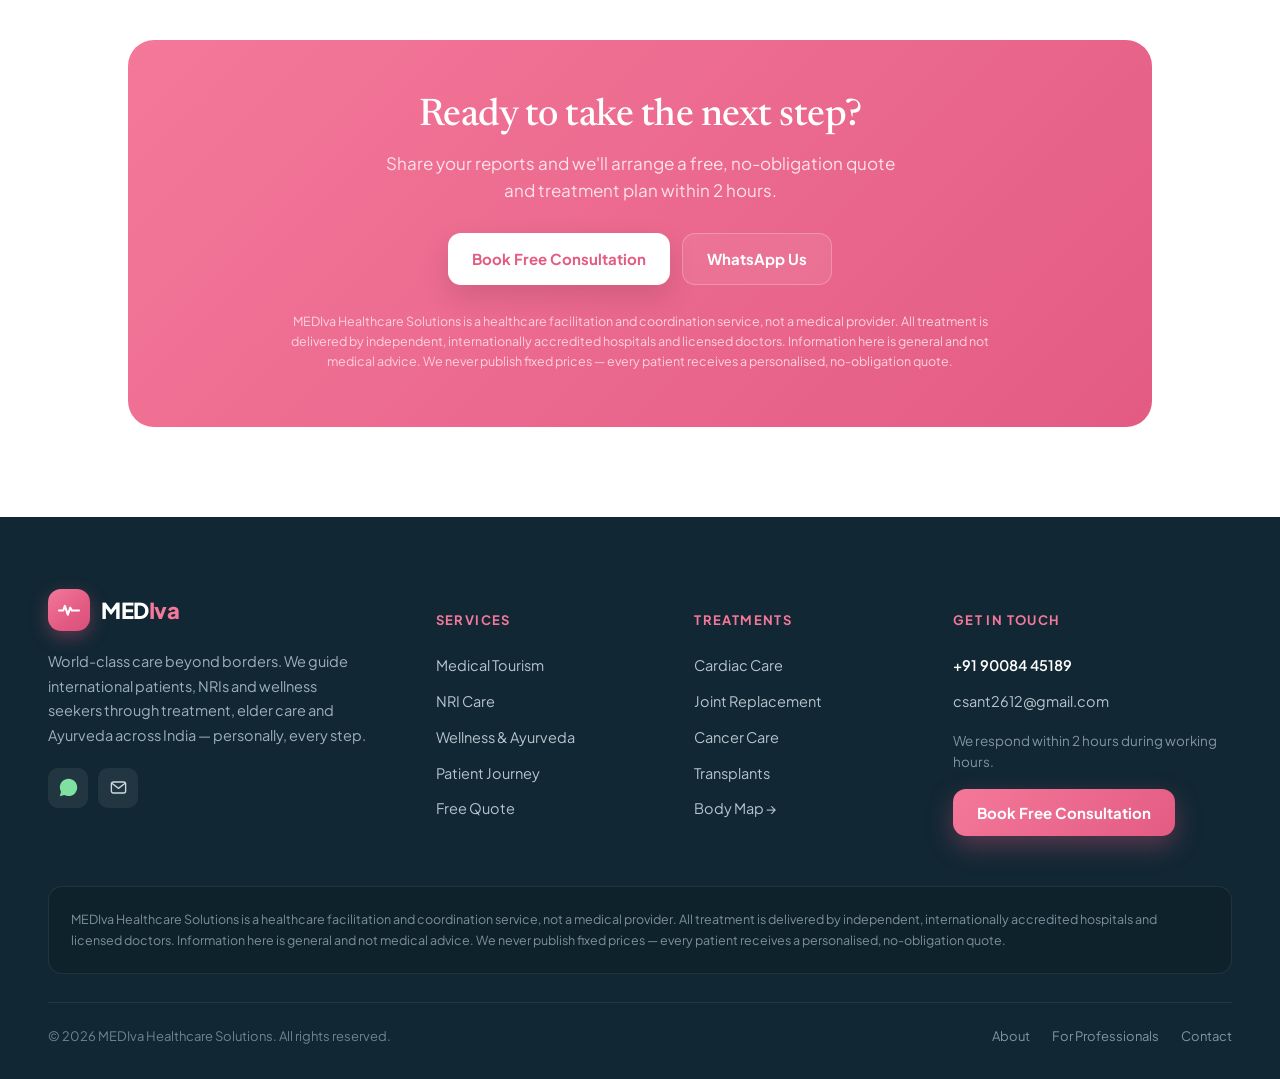
<file: body-part.html>
<!DOCTYPE html>
<html lang="en">
<head>
<meta charset="utf-8">
<meta name="viewport" content="width=device-width, initial-scale=1">
<title>Treatment Details | MEDIva Healthcare Solutions</title>
<meta name="description" content="Explore conditions, the risks of delay, and the global treatment options available in India for every part of the body — coordinated by MEDIva.">
<link rel="icon" type="image/svg+xml" href="assets/img/favicon.svg">
<link rel="preconnect" href="https://fonts.googleapis.com">
<link rel="preconnect" href="https://fonts.gstatic.com" crossorigin>
<link href="https://fonts.googleapis.com/css2?family=Newsreader:ital,opsz,wght@0,6..72,400;0,6..72,500;0,6..72,600;1,6..72,400;1,6..72,500&family=Plus+Jakarta+Sans:wght@400;500;600;700;800&display=swap" rel="stylesheet">
<link rel="stylesheet" href="assets/css/styles.css">
</head>
<body data-active="Medical Tourism">
<header id="site-header"></header>
<main>
<div id="bodypart-root"></div>
</main>
<footer id="site-footer"></footer>
<div id="site-chrome"></div>
<script src="assets/js/main.js"></script>
</body>
</html>
</file>
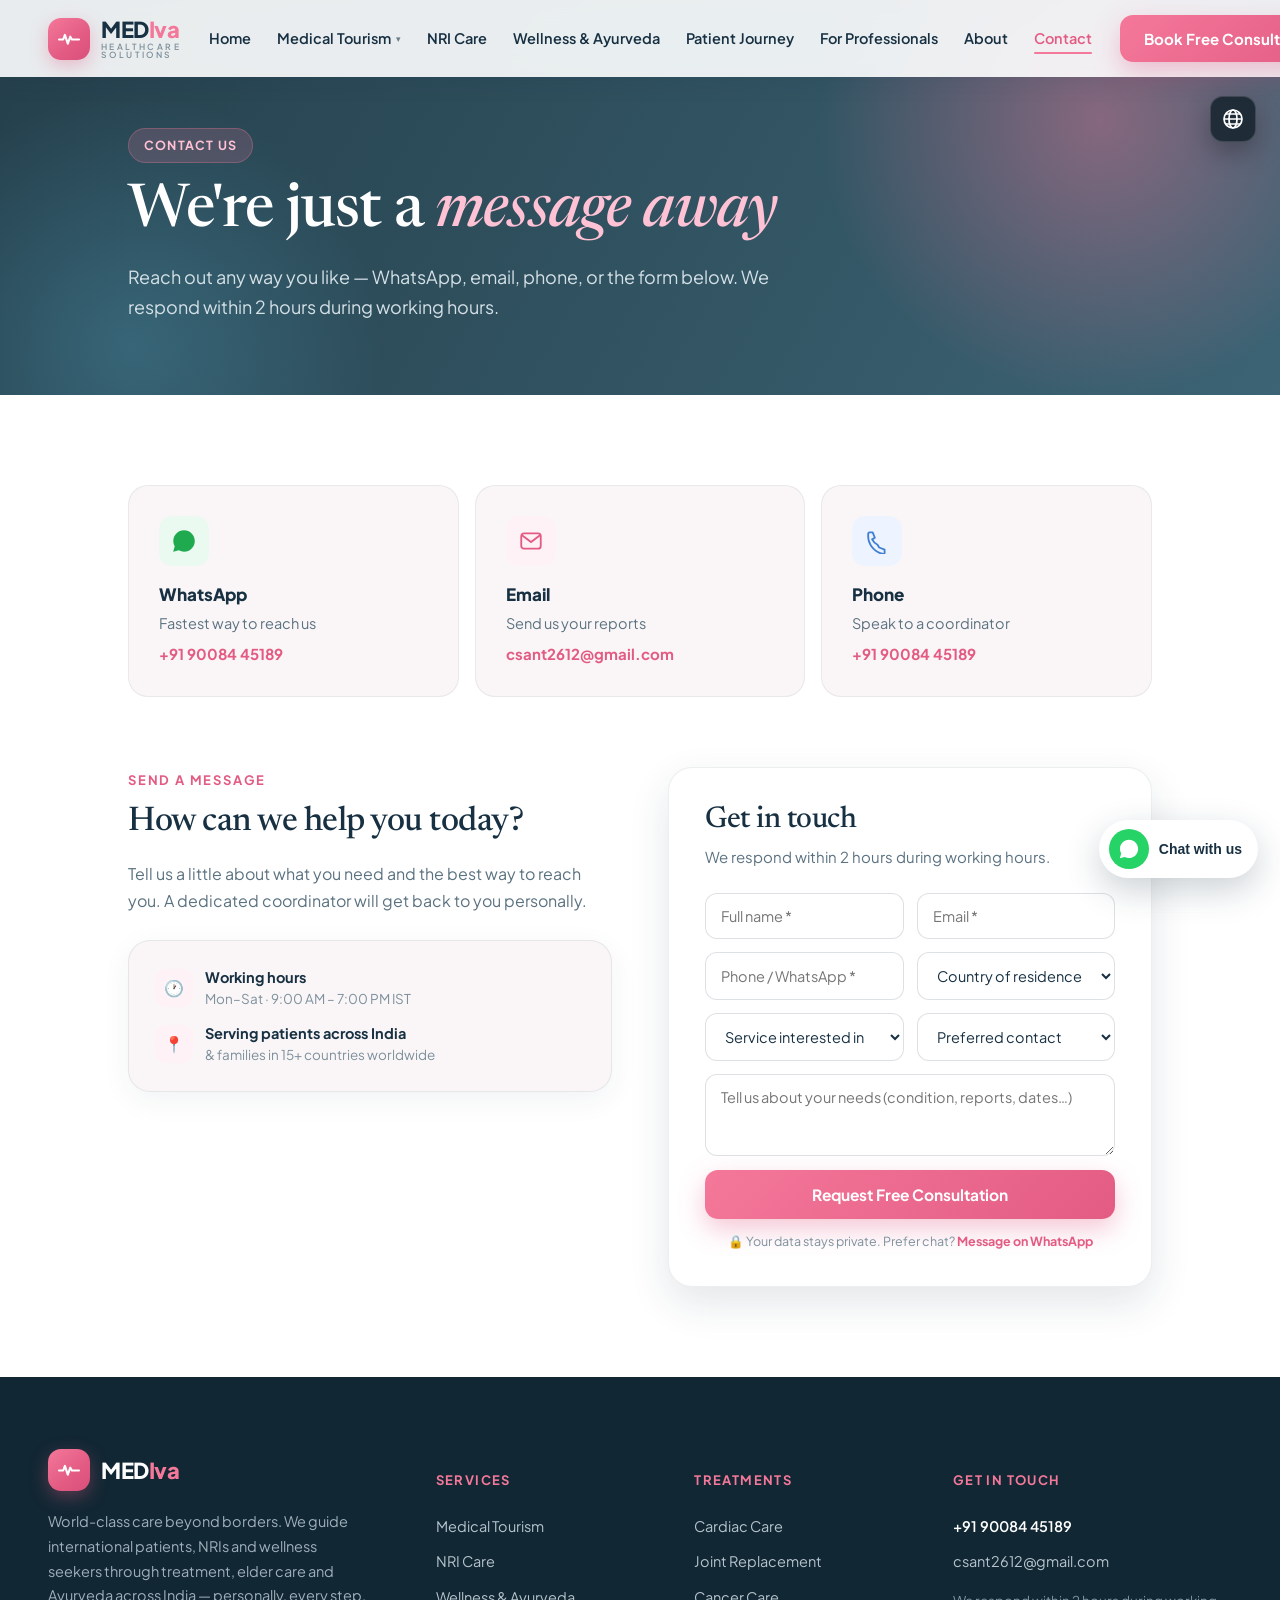
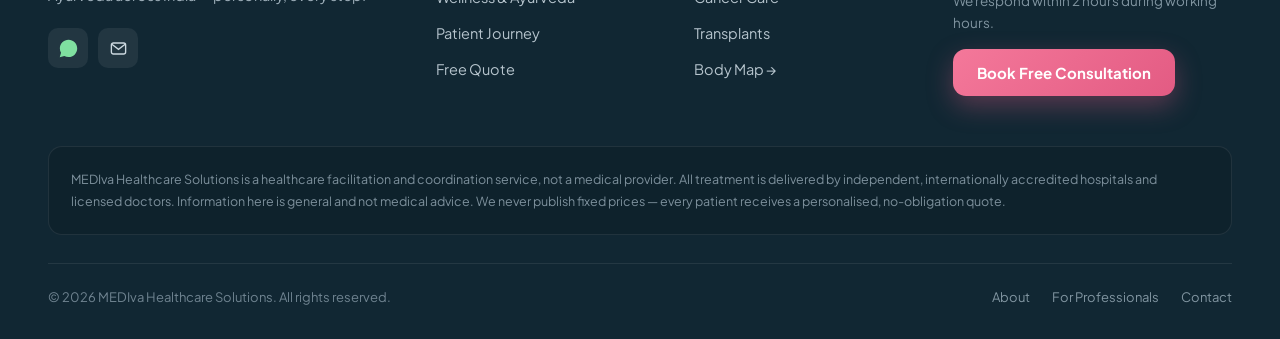
<file: contact.html>
<!DOCTYPE html>
<html lang="en">
<head>
<meta charset="utf-8">
<meta name="viewport" content="width=device-width, initial-scale=1">
<title>Contact MEDIva Healthcare Solutions</title>
<meta name="description" content="Reach MEDIva by WhatsApp, email or phone — or send a message. We respond within 2 hours during working hours.">
<link rel="icon" type="image/svg+xml" href="assets/img/favicon.svg">
<link rel="preconnect" href="https://fonts.googleapis.com">
<link rel="preconnect" href="https://fonts.gstatic.com" crossorigin>
<link href="https://fonts.googleapis.com/css2?family=Newsreader:ital,opsz,wght@0,6..72,400;0,6..72,500;0,6..72,600;1,6..72,400;1,6..72,500&family=Plus+Jakarta+Sans:wght@400;500;600;700;800&display=swap" rel="stylesheet">
<link rel="stylesheet" href="assets/css/styles.css">
</head>
<body data-active="Contact">
<header id="site-header"></header>
<main>
<section class="hero hero-page" style="background:linear-gradient(120deg,rgba(20,49,62,.93),rgba(28,74,93,.86)),url(https://images.unsplash.com/photo-1519494026892-80bbd2d6fd0d?auto=format&fit=crop&w=1600&q=70) center/cover">
  <div class="container-narrow"><span class="badge">Contact Us</span>
    <h1 class="display on-dark" style="max-width:780px;margin-bottom:18px">We're just a <span class="italic">message away</span></h1>
    <p class="lead on-dark" style="max-width:660px">Reach out any way you like — WhatsApp, email, phone, or the form below. We respond within 2 hours during working hours.</p>
  </div></section>
<section class="section" style="padding-bottom:30px"><div class="container-narrow"><div class="grid cols-3 gap-md">
  <a class="chan" href="https://wa.me/919008445189?text=Hello%20MEDIva!%20I'd%20like%20to%20get%20in%20touch." target="_blank" rel="noopener"><div class="ic" style="background:#eafaf0"><svg width="26" height="26" viewBox="0 0 24 24" fill="#1faa4f"><path d="M12.04 2C6.58 2 2.13 6.45 2.13 11.91c0 1.75.46 3.45 1.32 4.95L2 22l5.25-1.38c1.45.79 3.08 1.21 4.79 1.21 5.46 0 9.91-4.45 9.91-9.91C21.95 6.45 17.5 2 12.04 2z"/></svg></div><h3>WhatsApp</h3><p>Fastest way to reach us</p><div class="val">+91 90084 45189</div></a>
  <a class="chan" href="mailto:csant2612@gmail.com"><div class="ic" style="background:#fff2f6"><svg width="26" height="26" viewBox="0 0 24 24" fill="none"><rect x="3" y="5" width="18" height="14" rx="2.5" stroke="#e35b83" stroke-width="1.7"/><path d="M4 7l8 6 8-6" stroke="#e35b83" stroke-width="1.7" stroke-linecap="round"/></svg></div><h3>Email</h3><p>Send us your reports</p><div class="val">csant2612@gmail.com</div></a>
  <a class="chan" href="tel:+919008445189"><div class="ic" style="background:#eef4ff"><svg width="26" height="26" viewBox="0 0 24 24" fill="none"><path d="M5 4h3l2 5-2.5 1.5a11 11 0 0 0 5 5L14 18l5 2v3a1 1 0 0 1-1 1A17 17 0 0 1 4 5a1 1 0 0 1 1-1z" stroke="#3f7fd4" stroke-width="1.7" stroke-linejoin="round"/></svg></div><h3>Phone</h3><p>Speak to a coordinator</p><div class="val">+91 90084 45189</div></a>
</div></div></section>

<section class="section" style="padding-top:40px"><div class="container-narrow"><div class="split" style="align-items:start">
  <div><span class="eyebrow">Send a Message</span><h2 class="display" style="font-size:34px;margin-bottom:18px">How can we help you today?</h2><p class="lead" style="font-size:16px;margin-bottom:26px">Tell us a little about what you need and the best way to reach you. A dedicated coordinator will get back to you personally.</p>
  <div class="card card-pad" style="background:#faf6f7;padding:26px"><div style="display:flex;align-items:center;gap:12px;margin-bottom:14px"><span style="width:38px;height:38px;border-radius:10px;background:#fff2f6;display:inline-flex;align-items:center;justify-content:center">🕐</span><div><div style="font-weight:700;font-size:14.5px;color:#173042">Working hours</div><div style="font-size:13.5px;color:#7d909c">Mon–Sat · 9:00 AM – 7:00 PM IST</div></div></div><div style="display:flex;align-items:center;gap:12px"><span style="width:38px;height:38px;border-radius:10px;background:#fff2f6;display:inline-flex;align-items:center;justify-content:center">📍</span><div><div style="font-weight:700;font-size:14.5px;color:#173042">Serving patients across India</div><div style="font-size:13.5px;color:#7d909c">& families in 15+ countries worldwide</div></div></div></div>
  </div>
  <div data-enquiry-wrap>
  <div class="form-card" data-enquiry data-service="">
    <h3 class="display" style="font-size:30px;margin-bottom:8px">Get in touch</h3>
    <p style="font-size:15px;color:var(--slate);line-height:1.6;margin-bottom:24px">We respond within 2 hours during working hours.</p>
    <div class="form-row"><input class="field" name="name" placeholder="Full name *"><input class="field" name="email" placeholder="Email *"></div>
    <div class="form-row"><input class="field" name="phone" placeholder="Phone / WhatsApp *">
      <select class="field" name="country"><option value="">Country of residence</option><option>UAE</option><option>UK</option><option>Nigeria</option><option>Kenya</option><option>USA</option><option>Canada</option><option>Germany</option><option>Australia</option><option>India</option><option>Other</option></select></div>
    <div class="form-row"><select class="field" name="service"><option value="">Service interested in</option><option>Medical Treatment</option><option>NRI Care</option><option>Wellness & Ayurveda</option><option>Professional Partnership</option></select>
      <select class="field" name="contact"><option value="">Preferred contact</option><option>WhatsApp</option><option>Email</option><option>Call</option></select></div>
    <textarea class="field" name="message" rows="3" placeholder="Tell us about your needs (condition, reports, dates…)" style="margin-bottom:8px"></textarea>
    <div class="form-error hidden" data-err></div>
    <button class="btn btn-primary btn-block btn-lg" type="button" data-submit>Request Free Consultation</button>
    <p class="form-note">🔒 Your data stays private. Prefer chat? <a href="https://wa.me/919008445189?text=Hello%20MEDIva!%20I'd%20like%20a%20free%20consultation." target="_blank" rel="noopener">Message on WhatsApp</a></p>
  </div>
  <div class="form-card form-success hidden" data-enquiry-success>
    <div class="ok"><svg width="34" height="34" viewBox="0 0 24 24" fill="none"><path d="M5 13l4 4 10-11" stroke="#1faa4f" stroke-width="2.6" stroke-linecap="round" stroke-linejoin="round"/></svg></div>
    <h3 class="display" style="font-size:26px;margin-bottom:10px">Thank you — message ready to send</h3>
    <p style="font-size:14.5px;line-height:1.65;color:var(--slate);margin:0 auto 20px;max-width:360px">Your request has reached the MEDIva team. We'll respond within 2 hours during working hours.</p>
    <a class="btn" style="background:#25d366;color:#fff" data-wa-final href="https://wa.me/919008445189?text=Hello%20MEDIva!%20I'd%20like%20a%20free%20consultation." target="_blank" rel="noopener">Also message on WhatsApp</a>
  </div>
</div>
</div></div></section>

</main>
<footer id="site-footer"></footer>
<div id="site-chrome"></div>
<script src="assets/js/main.js"></script>
</body>
</html>
</file>
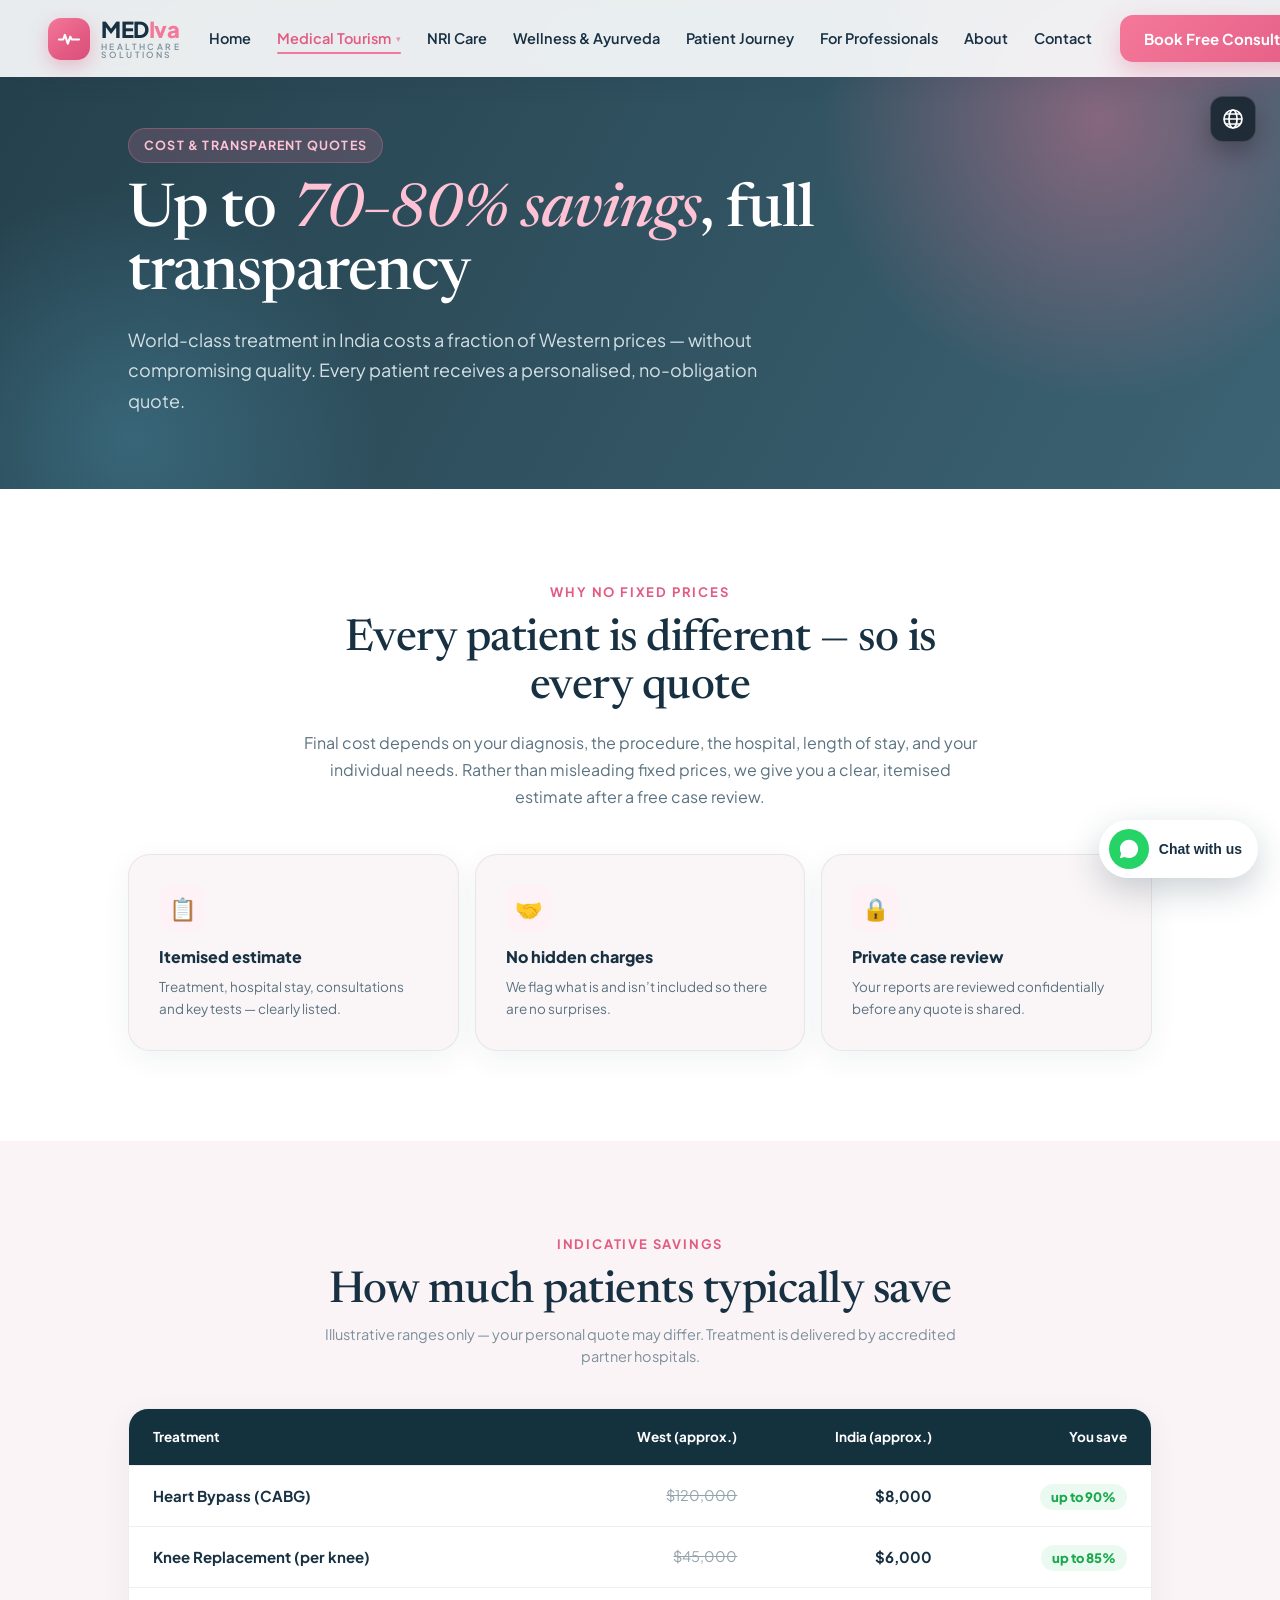
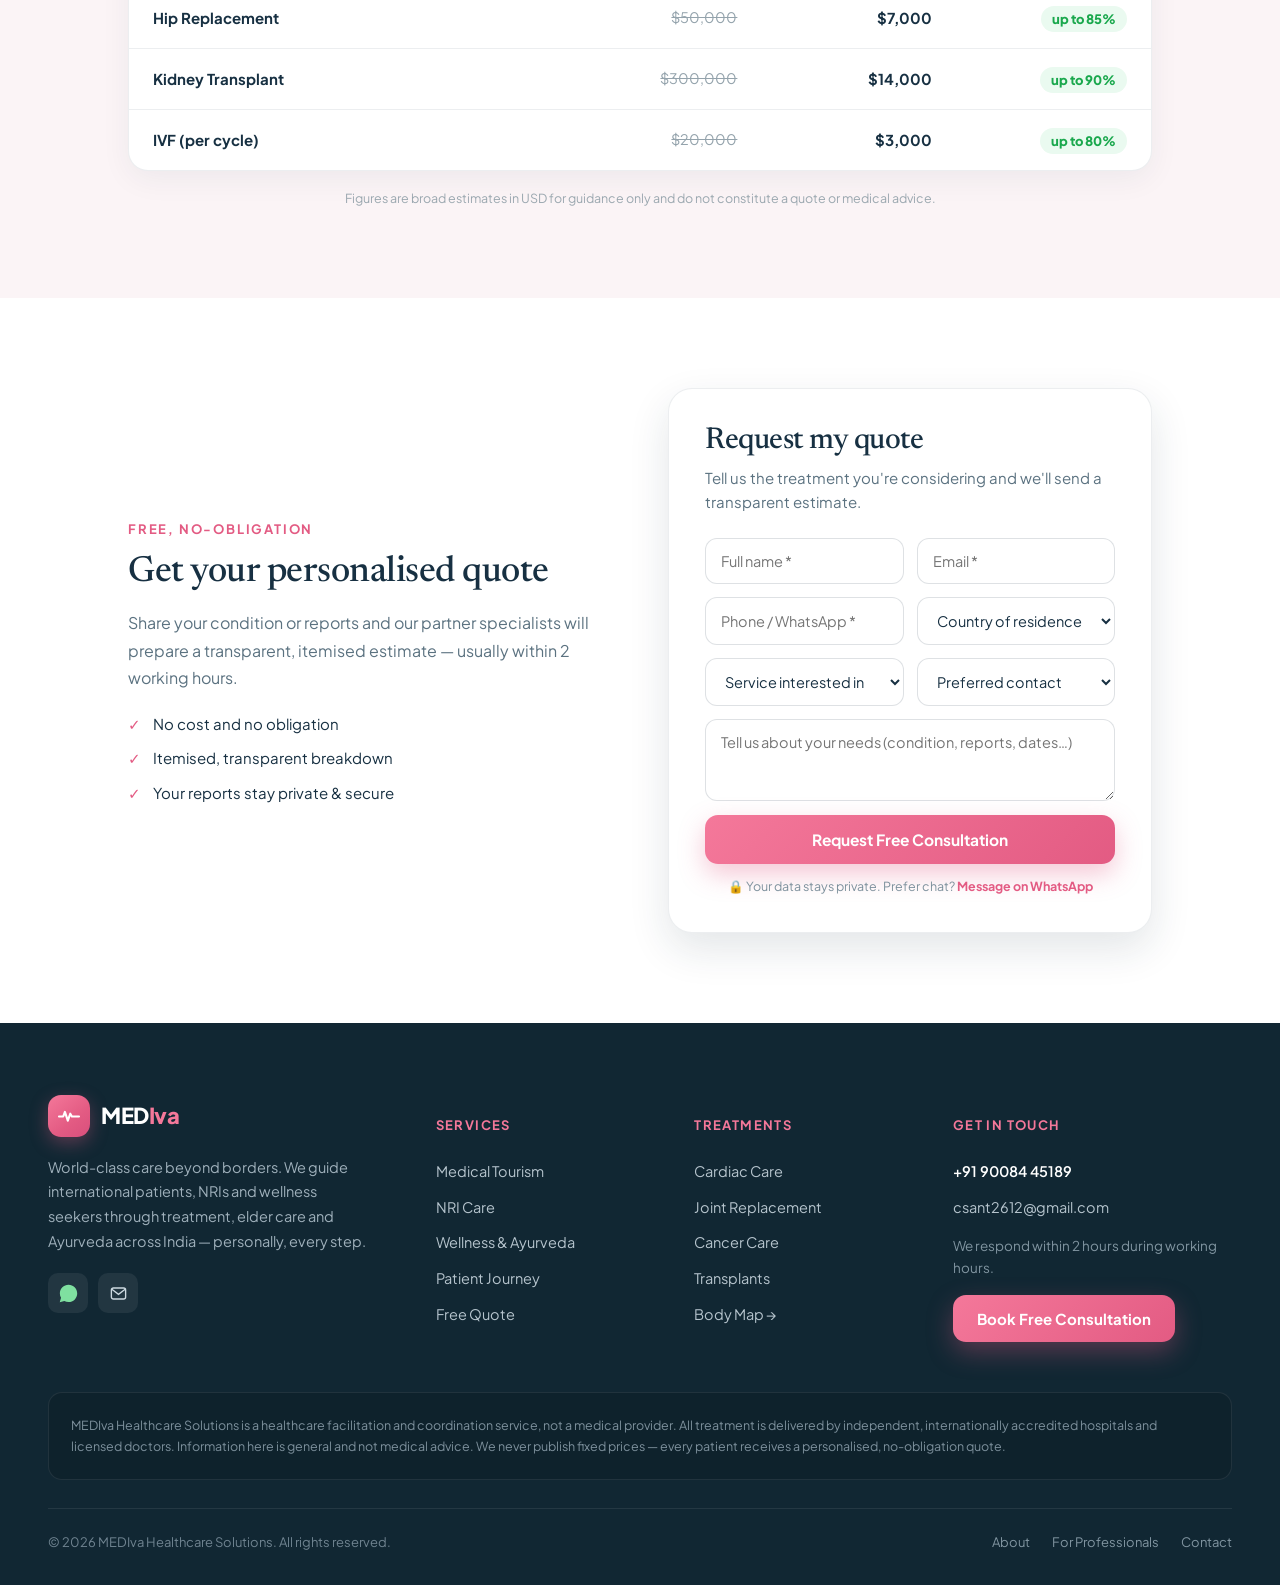
<file: cost.html>
<!DOCTYPE html>
<html lang="en">
<head>
<meta charset="utf-8">
<meta name="viewport" content="width=device-width, initial-scale=1">
<title>Cost & Free Quote | MEDIva Healthcare Solutions</title>
<meta name="description" content="Treatment in India costs up to 70–80% less than the West. Get a free, transparent, no-obligation quote from MEDIva — no fixed prices, just a clear itemised estimate.">
<link rel="icon" type="image/svg+xml" href="assets/img/favicon.svg">
<link rel="preconnect" href="https://fonts.googleapis.com">
<link rel="preconnect" href="https://fonts.gstatic.com" crossorigin>
<link href="https://fonts.googleapis.com/css2?family=Newsreader:ital,opsz,wght@0,6..72,400;0,6..72,500;0,6..72,600;1,6..72,400;1,6..72,500&family=Plus+Jakarta+Sans:wght@400;500;600;700;800&display=swap" rel="stylesheet">
<link rel="stylesheet" href="assets/css/styles.css">
</head>
<body data-active="Medical Tourism">
<header id="site-header"></header>
<main>
<section class="hero hero-page" style="background:linear-gradient(120deg,rgba(20,49,62,.93),rgba(28,74,93,.86)),url(https://images.unsplash.com/photo-1576091160550-2173dba999ef?auto=format&fit=crop&w=1600&q=70) center/cover">
  <div class="container-narrow"><span class="badge">Cost & Transparent Quotes</span>
    <h1 class="display on-dark" style="max-width:780px;margin-bottom:18px">Up to <span class="italic">70–80% savings</span>, full transparency</h1>
    <p class="lead on-dark" style="max-width:660px">World-class treatment in India costs a fraction of Western prices — without compromising quality. Every patient receives a personalised, no-obligation quote.</p>
  </div></section>
<section class="section"><div class="container-narrow">
  <div class="text-center measure" style="margin-bottom:44px"><span class="eyebrow">Why No Fixed Prices</span><h2 class="display" style="margin-bottom:16px">Every patient is different — so is every quote</h2><p class="lead" style="font-size:16px">Final cost depends on your diagnosis, the procedure, the hospital, length of stay, and your individual needs. Rather than misleading fixed prices, we give you a clear, itemised estimate after a free case review.</p></div>
  <div class="grid cols-3 gap-md">
    <div class="card card-pad" style="background:#faf6f7"><div class="ic" style="width:46px;height:46px;border-radius:12px;background:#fff2f6;display:inline-flex;align-items:center;justify-content:center;font-size:22px;margin-bottom:14px">📋</div><h4 style="font-size:16px;font-weight:800;margin-bottom:7px">Itemised estimate</h4><p style="font-size:13.5px;line-height:1.6;color:#5b7280">Treatment, hospital stay, consultations and key tests — clearly listed.</p></div><div class="card card-pad" style="background:#faf6f7"><div class="ic" style="width:46px;height:46px;border-radius:12px;background:#fff2f6;display:inline-flex;align-items:center;justify-content:center;font-size:22px;margin-bottom:14px">🤝</div><h4 style="font-size:16px;font-weight:800;margin-bottom:7px">No hidden charges</h4><p style="font-size:13.5px;line-height:1.6;color:#5b7280">We flag what is and isn’t included so there are no surprises.</p></div><div class="card card-pad" style="background:#faf6f7"><div class="ic" style="width:46px;height:46px;border-radius:12px;background:#fff2f6;display:inline-flex;align-items:center;justify-content:center;font-size:22px;margin-bottom:14px">🔒</div><h4 style="font-size:16px;font-weight:800;margin-bottom:7px">Private case review</h4><p style="font-size:13.5px;line-height:1.6;color:#5b7280">Your reports are reviewed confidentially before any quote is shared.</p></div>
  </div>
</div></section>

<section class="section bg-tint"><div class="container-narrow">
  <div class="text-center measure" style="margin-bottom:40px"><span class="eyebrow">Indicative Savings</span><h2 class="display" style="margin-bottom:8px">How much patients typically save</h2><p style="font-size:14.5px;color:#7d909c">Illustrative ranges only — your personal quote may differ. Treatment is delivered by accredited partner hospitals.</p></div>
  <div class="cost-table">
    <div class="cost-row head"><div>Treatment</div><div style="text-align:right">West (approx.)</div><div style="text-align:right">India (approx.)</div><div style="text-align:right">You save</div></div>
    <div class="cost-row"><div class="name">Heart Bypass (CABG)</div><div class="west">$120,000</div><div class="india">$8,000</div><div class="save-wrap"><span class="save">up to 90%</span></div></div><div class="cost-row"><div class="name">Knee Replacement (per knee)</div><div class="west">$45,000</div><div class="india">$6,000</div><div class="save-wrap"><span class="save">up to 85%</span></div></div><div class="cost-row"><div class="name">Hip Replacement</div><div class="west">$50,000</div><div class="india">$7,000</div><div class="save-wrap"><span class="save">up to 85%</span></div></div><div class="cost-row"><div class="name">Kidney Transplant</div><div class="west">$300,000</div><div class="india">$14,000</div><div class="save-wrap"><span class="save">up to 90%</span></div></div><div class="cost-row"><div class="name">IVF (per cycle)</div><div class="west">$20,000</div><div class="india">$3,000</div><div class="save-wrap"><span class="save">up to 80%</span></div></div>
  </div>
  <p class="text-center" style="font-size:12.5px;color:#9aa7af;margin-top:18px">Figures are broad estimates in USD for guidance only and do not constitute a quote or medical advice.</p>
</div></section>

<section class="section"><div class="container-narrow"><div class="split">
  <div><span class="eyebrow">Free, No-Obligation</span><h2 class="display" style="font-size:36px;margin-bottom:16px">Get your personalised quote</h2><p class="lead" style="font-size:16px;margin-bottom:22px">Share your condition or reports and our partner specialists will prepare a transparent, itemised estimate — usually within 2 working hours.</p><ul class="checklist"><li><span class="tick">✓</span><span>No cost and no obligation</span></li><li><span class="tick">✓</span><span>Itemised, transparent breakdown</span></li><li><span class="tick">✓</span><span>Your reports stay private & secure</span></li></ul></div>
  <div data-enquiry-wrap>
  <div class="form-card" data-enquiry data-service="Medical Treatment">
    <h3 class="display" style="font-size:30px;margin-bottom:8px">Request my quote</h3>
    <p style="font-size:15px;color:var(--slate);line-height:1.6;margin-bottom:24px">Tell us the treatment you're considering and we'll send a transparent estimate.</p>
    <div class="form-row"><input class="field" name="name" placeholder="Full name *"><input class="field" name="email" placeholder="Email *"></div>
    <div class="form-row"><input class="field" name="phone" placeholder="Phone / WhatsApp *">
      <select class="field" name="country"><option value="">Country of residence</option><option>UAE</option><option>UK</option><option>Nigeria</option><option>Kenya</option><option>USA</option><option>Canada</option><option>Germany</option><option>Australia</option><option>India</option><option>Other</option></select></div>
    <div class="form-row"><select class="field" name="service"><option value="">Service interested in</option><option>Medical Treatment</option><option>NRI Care</option><option>Wellness & Ayurveda</option><option>Professional Partnership</option></select>
      <select class="field" name="contact"><option value="">Preferred contact</option><option>WhatsApp</option><option>Email</option><option>Call</option></select></div>
    <textarea class="field" name="message" rows="3" placeholder="Tell us about your needs (condition, reports, dates…)" style="margin-bottom:8px"></textarea>
    <div class="form-error hidden" data-err></div>
    <button class="btn btn-primary btn-block btn-lg" type="button" data-submit>Request Free Consultation</button>
    <p class="form-note">🔒 Your data stays private. Prefer chat? <a href="https://wa.me/919008445189?text=Hello%20MEDIva!%20I'd%20like%20a%20free%20consultation." target="_blank" rel="noopener">Message on WhatsApp</a></p>
  </div>
  <div class="form-card form-success hidden" data-enquiry-success>
    <div class="ok"><svg width="34" height="34" viewBox="0 0 24 24" fill="none"><path d="M5 13l4 4 10-11" stroke="#1faa4f" stroke-width="2.6" stroke-linecap="round" stroke-linejoin="round"/></svg></div>
    <h3 class="display" style="font-size:26px;margin-bottom:10px">Thank you — message ready to send</h3>
    <p style="font-size:14.5px;line-height:1.65;color:var(--slate);margin:0 auto 20px;max-width:360px">Your request has reached the MEDIva team. We'll respond within 2 hours during working hours.</p>
    <a class="btn" style="background:#25d366;color:#fff" data-wa-final href="https://wa.me/919008445189?text=Hello%20MEDIva!%20I'd%20like%20a%20free%20consultation." target="_blank" rel="noopener">Also message on WhatsApp</a>
  </div>
</div>
</div></div></section>

</main>
<footer id="site-footer"></footer>
<div id="site-chrome"></div>
<script src="assets/js/main.js"></script>
</body>
</html>
</file>
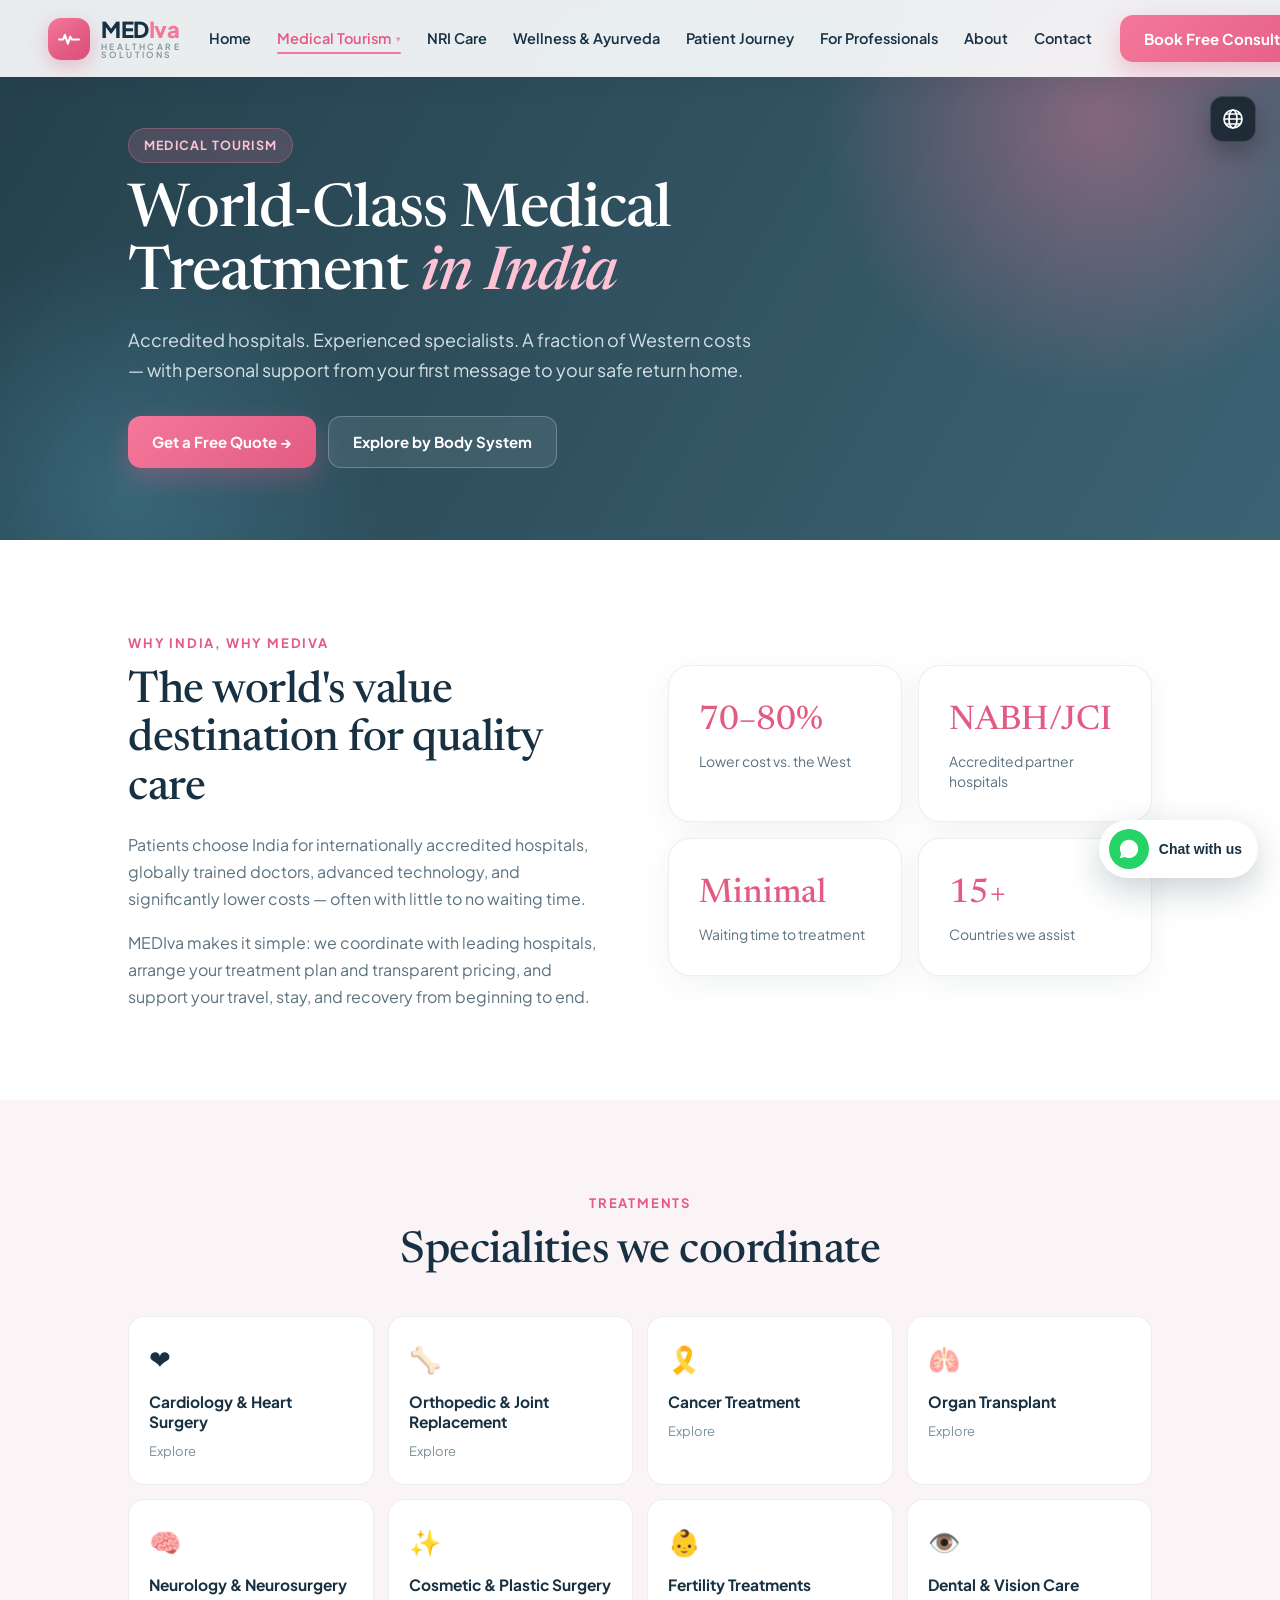
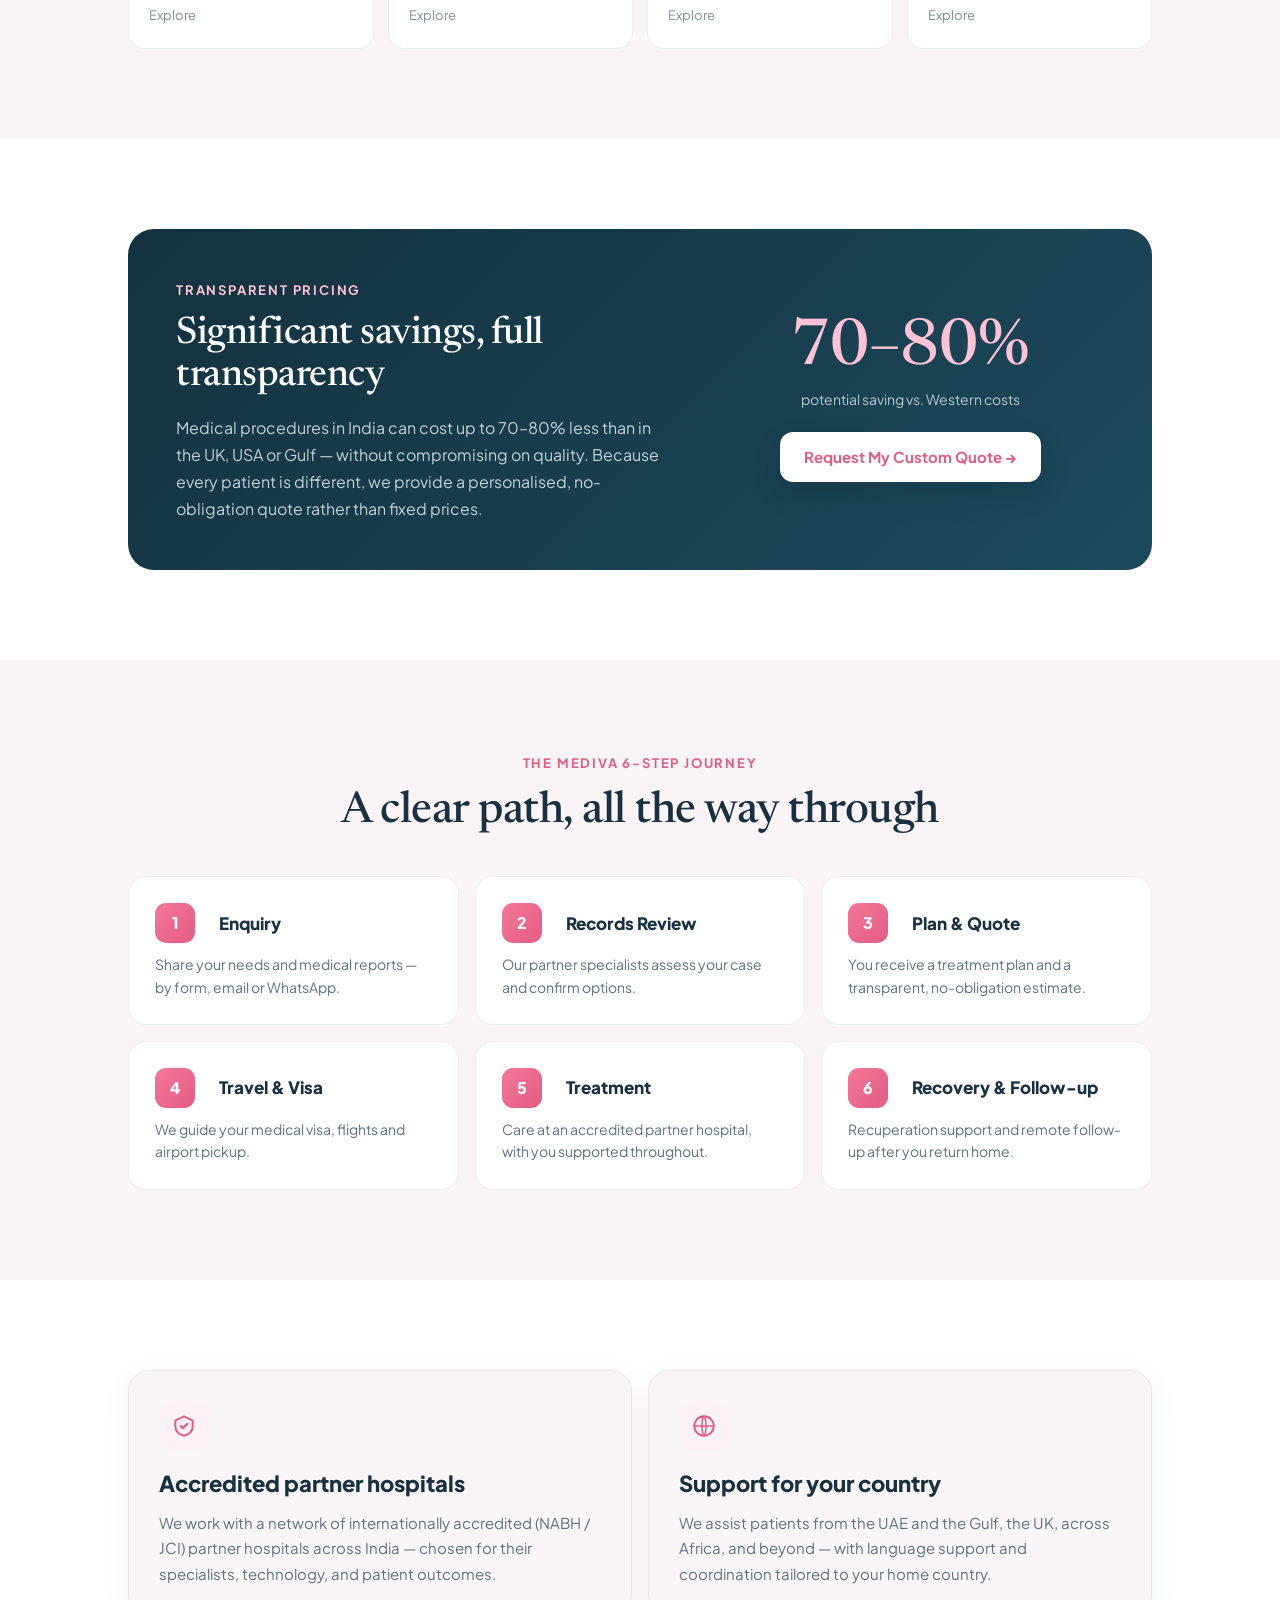
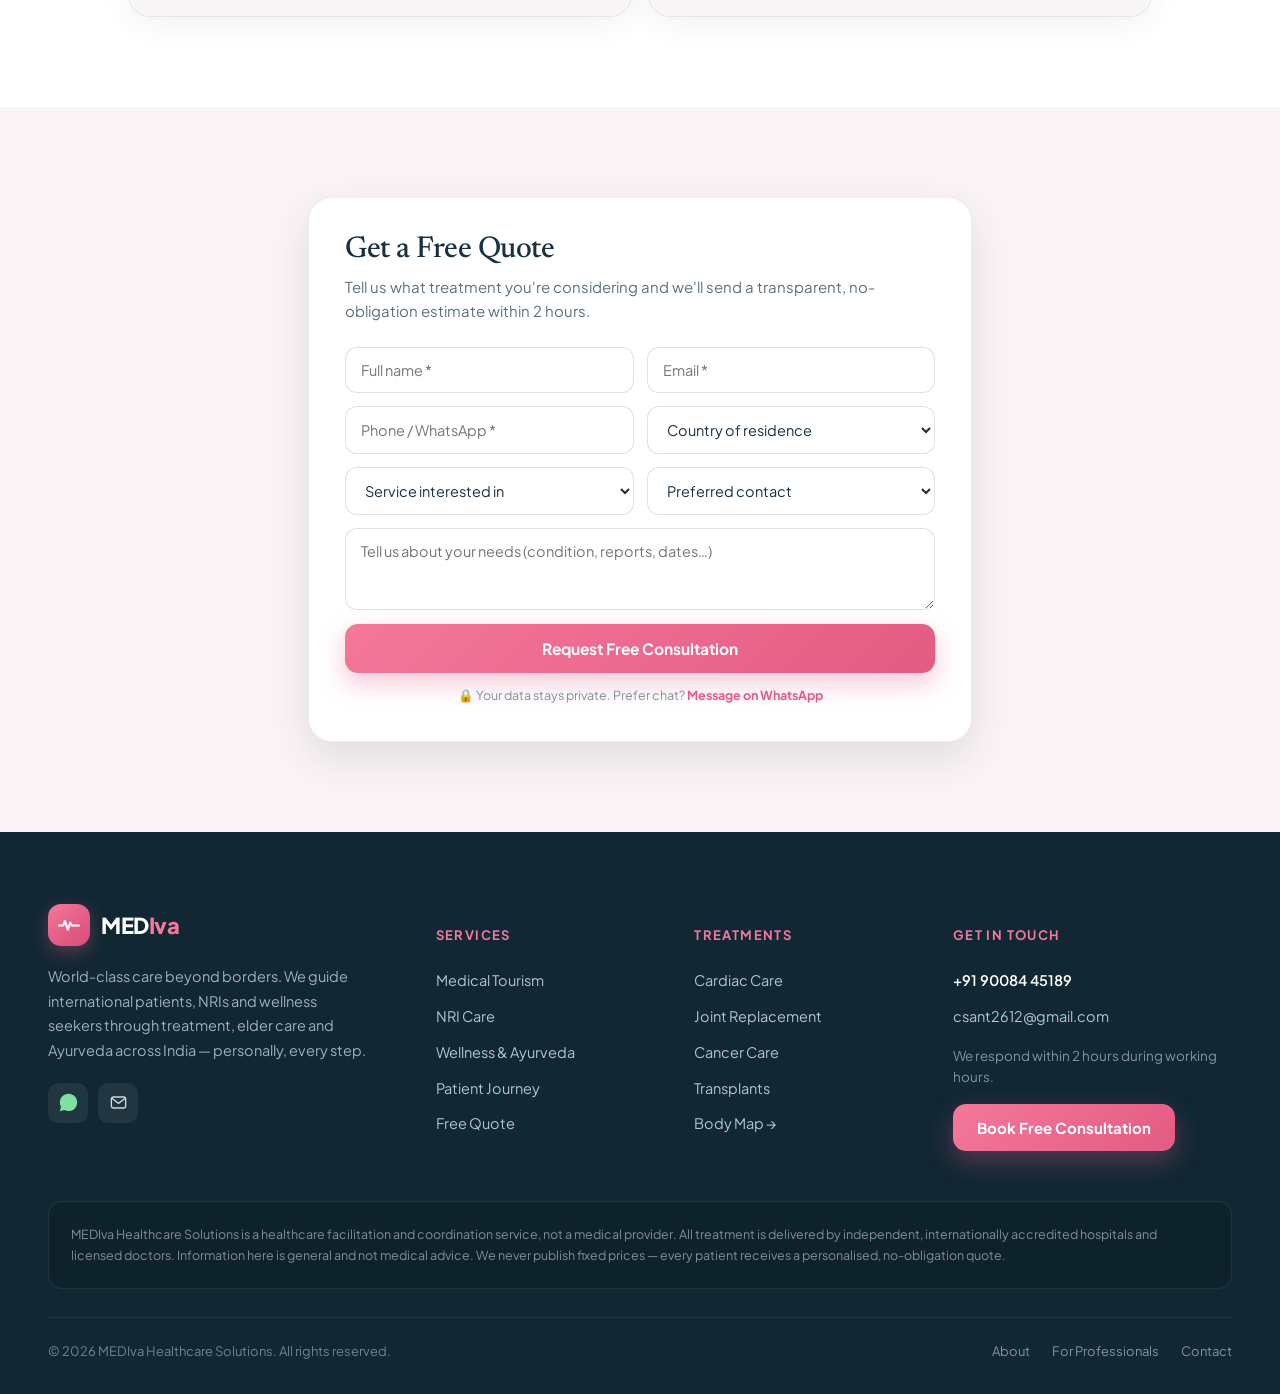
<file: medical-tourism.html>
<!DOCTYPE html>
<html lang="en">
<head>
<meta charset="utf-8">
<meta name="viewport" content="width=device-width, initial-scale=1">
<title>Medical Tourism in India | MEDIva Healthcare Solutions</title>
<meta name="description" content="World-class medical treatment in India at accredited hospitals — cardiac, orthopaedics, cancer, transplants and more, at up to 70–80% lower cost with full support.">
<link rel="icon" type="image/svg+xml" href="assets/img/favicon.svg">
<link rel="preconnect" href="https://fonts.googleapis.com">
<link rel="preconnect" href="https://fonts.gstatic.com" crossorigin>
<link href="https://fonts.googleapis.com/css2?family=Newsreader:ital,opsz,wght@0,6..72,400;0,6..72,500;0,6..72,600;1,6..72,400;1,6..72,500&family=Plus+Jakarta+Sans:wght@400;500;600;700;800&display=swap" rel="stylesheet">
<link rel="stylesheet" href="assets/css/styles.css">
</head>
<body data-active="Medical Tourism">
<header id="site-header"></header>
<main>
<section class="hero hero-page" style="background:linear-gradient(120deg,rgba(20,49,62,.93),rgba(28,74,93,.86)),url(https://images.unsplash.com/photo-1551601651-2a8555f1a136?auto=format&fit=crop&w=1600&q=70) center/cover">
  <div class="container-narrow">
    <span class="badge">Medical Tourism</span>
    <h1 class="display on-dark" style="max-width:780px;margin-bottom:18px">World-Class Medical Treatment <span class="italic">in India</span></h1>
    <p class="lead on-dark" style="max-width:640px;margin-bottom:30px">Accredited hospitals. Experienced specialists. A fraction of Western costs — with personal support from your first message to your safe return home.</p>
    <div style="display:flex;gap:12px;flex-wrap:wrap"><a class="btn btn-primary" href="cost.html">Get a Free Quote →</a><a class="btn btn-ghost" href="index.html#bodymap">Explore by Body System</a></div>
  </div>
</section>
<section class="section"><div class="container-narrow"><div class="split">
  <div><span class="eyebrow">Why India, Why MEDIva</span><h2 class="display" style="margin-bottom:18px">The world's value destination for quality care</h2>
  <p class="lead" style="font-size:16px;margin-bottom:16px">Patients choose India for internationally accredited hospitals, globally trained doctors, advanced technology, and significantly lower costs — often with little to no waiting time.</p>
  <p class="lead" style="font-size:16px">MEDIva makes it simple: we coordinate with leading hospitals, arrange your treatment plan and transparent pricing, and support your travel, stay, and recovery from beginning to end.</p></div>
  <div class="grid cols-2 gap-md">
    <div class="card card-pad"><div style="font-family:var(--serif);font-weight:500;font-size:34px;color:#e35b83">70–80%</div><div style="font-size:14px;color:#5b7280;line-height:1.45;margin-top:4px">Lower cost vs. the West</div></div><div class="card card-pad"><div style="font-family:var(--serif);font-weight:500;font-size:34px;color:#e35b83">NABH/JCI</div><div style="font-size:14px;color:#5b7280;line-height:1.45;margin-top:4px">Accredited partner hospitals</div></div><div class="card card-pad"><div style="font-family:var(--serif);font-weight:500;font-size:34px;color:#e35b83">Minimal</div><div style="font-size:14px;color:#5b7280;line-height:1.45;margin-top:4px">Waiting time to treatment</div></div><div class="card card-pad"><div style="font-family:var(--serif);font-weight:500;font-size:34px;color:#e35b83">15+</div><div style="font-size:14px;color:#5b7280;line-height:1.45;margin-top:4px">Countries we assist</div></div>
  </div>
</div></div></section>

<section class="section bg-tint"><div class="container-narrow">
  <div class="text-center measure" style="margin-bottom:40px"><span class="eyebrow">Treatments</span><h2 class="display">Specialities we coordinate</h2></div>
  <div class="grid cols-4 gap-sm">
    <a class="treat-card light" href="body-part.html?part=heart"><div class="emoji">❤️</div><h4>Cardiology & Heart Surgery</h4><span>Explore <span class="go">→</span></span></a><a class="treat-card light" href="body-part.html?part=knee"><div class="emoji">🦴</div><h4>Orthopedic & Joint Replacement</h4><span>Explore <span class="go">→</span></span></a><a class="treat-card light" href="body-part.html?part=lungs"><div class="emoji">🎗️</div><h4>Cancer Treatment</h4><span>Explore <span class="go">→</span></span></a><a class="treat-card light" href="body-part.html?part=kidney"><div class="emoji">🫁</div><h4>Organ Transplant</h4><span>Explore <span class="go">→</span></span></a><a class="treat-card light" href="body-part.html?part=brain"><div class="emoji">🧠</div><h4>Neurology & Neurosurgery</h4><span>Explore <span class="go">→</span></span></a><a class="treat-card light" href="body-part.html?part=hand"><div class="emoji">✨</div><h4>Cosmetic & Plastic Surgery</h4><span>Explore <span class="go">→</span></span></a><a class="treat-card light" href="body-part.html?part=fertility"><div class="emoji">👶</div><h4>Fertility Treatments</h4><span>Explore <span class="go">→</span></span></a><a class="treat-card light" href="body-part.html?part=eyes"><div class="emoji">👁️</div><h4>Dental & Vision Care</h4><span>Explore <span class="go">→</span></span></a>
  </div>
</div></section>

<section class="section"><div class="container-narrow"><div class="panel-band" style="display:grid;grid-template-columns:1.3fr 1fr;gap:40px;align-items:center" >
  <div><span class="eyebrow on-dark">Transparent Pricing</span><h2 class="display on-dark" style="font-size:38px;margin-bottom:16px">Significant savings, full transparency</h2><p class="lead" style="font-size:16px;color:#c2d2d9">Medical procedures in India can cost up to 70–80% less than in the UK, USA or Gulf — without compromising on quality. Because every patient is different, we provide a personalised, no-obligation quote rather than fixed prices.</p></div>
  <div class="text-center"><div style="font-family:var(--serif);font-weight:500;font-size:64px;color:#ffc2d4;line-height:1">70–80%</div><div style="font-size:14px;color:#b9cad2;margin:8px 0 22px">potential saving vs. Western costs</div><a class="btn btn-white" href="cost.html">Request My Custom Quote →</a></div>
</div></div></section>

<section class="section bg-tint"><div class="container-narrow">
  <div class="text-center measure" style="margin-bottom:40px"><span class="eyebrow">The MEDIva 6-Step Journey</span><h2 class="display">A clear path, all the way through</h2></div>
  <div class="grid cols-3 gap-md">
    <div class="jcard"><div style="display:flex;align-items:center;gap:12px;margin-bottom:10px"><span class="badge-num">1</span><h4 style="font-size:17px;font-weight:800">Enquiry</h4></div><p style="font-size:14px;line-height:1.6;color:#5b7280">Share your needs and medical reports — by form, email or WhatsApp.</p></div><div class="jcard"><div style="display:flex;align-items:center;gap:12px;margin-bottom:10px"><span class="badge-num">2</span><h4 style="font-size:17px;font-weight:800">Records Review</h4></div><p style="font-size:14px;line-height:1.6;color:#5b7280">Our partner specialists assess your case and confirm options.</p></div><div class="jcard"><div style="display:flex;align-items:center;gap:12px;margin-bottom:10px"><span class="badge-num">3</span><h4 style="font-size:17px;font-weight:800">Plan & Quote</h4></div><p style="font-size:14px;line-height:1.6;color:#5b7280">You receive a treatment plan and a transparent, no-obligation estimate.</p></div><div class="jcard"><div style="display:flex;align-items:center;gap:12px;margin-bottom:10px"><span class="badge-num">4</span><h4 style="font-size:17px;font-weight:800">Travel & Visa</h4></div><p style="font-size:14px;line-height:1.6;color:#5b7280">We guide your medical visa, flights and airport pickup.</p></div><div class="jcard"><div style="display:flex;align-items:center;gap:12px;margin-bottom:10px"><span class="badge-num">5</span><h4 style="font-size:17px;font-weight:800">Treatment</h4></div><p style="font-size:14px;line-height:1.6;color:#5b7280">Care at an accredited partner hospital, with you supported throughout.</p></div><div class="jcard"><div style="display:flex;align-items:center;gap:12px;margin-bottom:10px"><span class="badge-num">6</span><h4 style="font-size:17px;font-weight:800">Recovery & Follow-up</h4></div><p style="font-size:14px;line-height:1.6;color:#5b7280">Recuperation support and remote follow-up after you return home.</p></div>
  </div>
</div></section>

<section class="section"><div class="container-narrow"><div class="grid cols-2 gap-md">
  <div class="card card-pad" style="background:#faf6f7"><div style="width:50px;height:50px;border-radius:14px;background:#fff2f6;display:inline-flex;align-items:center;justify-content:center;margin-bottom:16px"><svg width="26" height="26" viewBox="0 0 24 24" fill="none"><path d="M12 3l8 4v5c0 4.5-3.2 7.8-8 9-4.8-1.2-8-4.5-8-9V7l8-4z" stroke="#e35b83" stroke-width="1.8" stroke-linejoin="round"/><path d="M9 12l2 2 4-4" stroke="#e35b83" stroke-width="2" stroke-linecap="round" stroke-linejoin="round"/></svg></div><h3 style="font-size:22px;font-weight:800;margin-bottom:10px">Accredited partner hospitals</h3><p style="font-size:15px;line-height:1.7;color:#5b7280">We work with a network of internationally accredited (NABH / JCI) partner hospitals across India — chosen for their specialists, technology, and patient outcomes.</p></div>
  <div class="card card-pad" style="background:#faf6f7"><div style="width:50px;height:50px;border-radius:14px;background:#fff2f6;display:inline-flex;align-items:center;justify-content:center;margin-bottom:16px"><svg width="26" height="26" viewBox="0 0 24 24" fill="none"><circle cx="12" cy="12" r="9" stroke="#e35b83" stroke-width="1.8"/><path d="M3 12h18M12 3c2.5 2.5 2.5 15 0 18M12 3c-2.5 2.5-2.5 15 0 18" stroke="#e35b83" stroke-width="1.4"/></svg></div><h3 style="font-size:22px;font-weight:800;margin-bottom:10px">Support for your country</h3><p style="font-size:15px;line-height:1.7;color:#5b7280">We assist patients from the UAE and the Gulf, the UK, across Africa, and beyond — with language support and coordination tailored to your home country.</p></div>
</div></div></section>

<section class="section bg-tint"><div class="container" style="max-width:720px"><div data-enquiry-wrap>
  <div class="form-card" data-enquiry data-service="Medical Treatment">
    <h3 class="display" style="font-size:30px;margin-bottom:8px">Get a Free Quote</h3>
    <p style="font-size:15px;color:var(--slate);line-height:1.6;margin-bottom:24px">Tell us what treatment you're considering and we'll send a transparent, no-obligation estimate within 2 hours.</p>
    <div class="form-row"><input class="field" name="name" placeholder="Full name *"><input class="field" name="email" placeholder="Email *"></div>
    <div class="form-row"><input class="field" name="phone" placeholder="Phone / WhatsApp *">
      <select class="field" name="country"><option value="">Country of residence</option><option>UAE</option><option>UK</option><option>Nigeria</option><option>Kenya</option><option>USA</option><option>Canada</option><option>Germany</option><option>Australia</option><option>India</option><option>Other</option></select></div>
    <div class="form-row"><select class="field" name="service"><option value="">Service interested in</option><option>Medical Treatment</option><option>NRI Care</option><option>Wellness & Ayurveda</option><option>Professional Partnership</option></select>
      <select class="field" name="contact"><option value="">Preferred contact</option><option>WhatsApp</option><option>Email</option><option>Call</option></select></div>
    <textarea class="field" name="message" rows="3" placeholder="Tell us about your needs (condition, reports, dates…)" style="margin-bottom:8px"></textarea>
    <div class="form-error hidden" data-err></div>
    <button class="btn btn-primary btn-block btn-lg" type="button" data-submit>Request Free Consultation</button>
    <p class="form-note">🔒 Your data stays private. Prefer chat? <a href="https://wa.me/919008445189?text=Hello%20MEDIva!%20I'd%20like%20a%20free%20consultation." target="_blank" rel="noopener">Message on WhatsApp</a></p>
  </div>
  <div class="form-card form-success hidden" data-enquiry-success>
    <div class="ok"><svg width="34" height="34" viewBox="0 0 24 24" fill="none"><path d="M5 13l4 4 10-11" stroke="#1faa4f" stroke-width="2.6" stroke-linecap="round" stroke-linejoin="round"/></svg></div>
    <h3 class="display" style="font-size:26px;margin-bottom:10px">Thank you — message ready to send</h3>
    <p style="font-size:14.5px;line-height:1.65;color:var(--slate);margin:0 auto 20px;max-width:360px">Your request has reached the MEDIva team. We'll respond within 2 hours during working hours.</p>
    <a class="btn" style="background:#25d366;color:#fff" data-wa-final href="https://wa.me/919008445189?text=Hello%20MEDIva!%20I'd%20like%20a%20free%20consultation." target="_blank" rel="noopener">Also message on WhatsApp</a>
  </div>
</div></div></section>

</main>
<footer id="site-footer"></footer>
<div id="site-chrome"></div>
<script src="assets/js/main.js"></script>
</body>
</html>
</file>
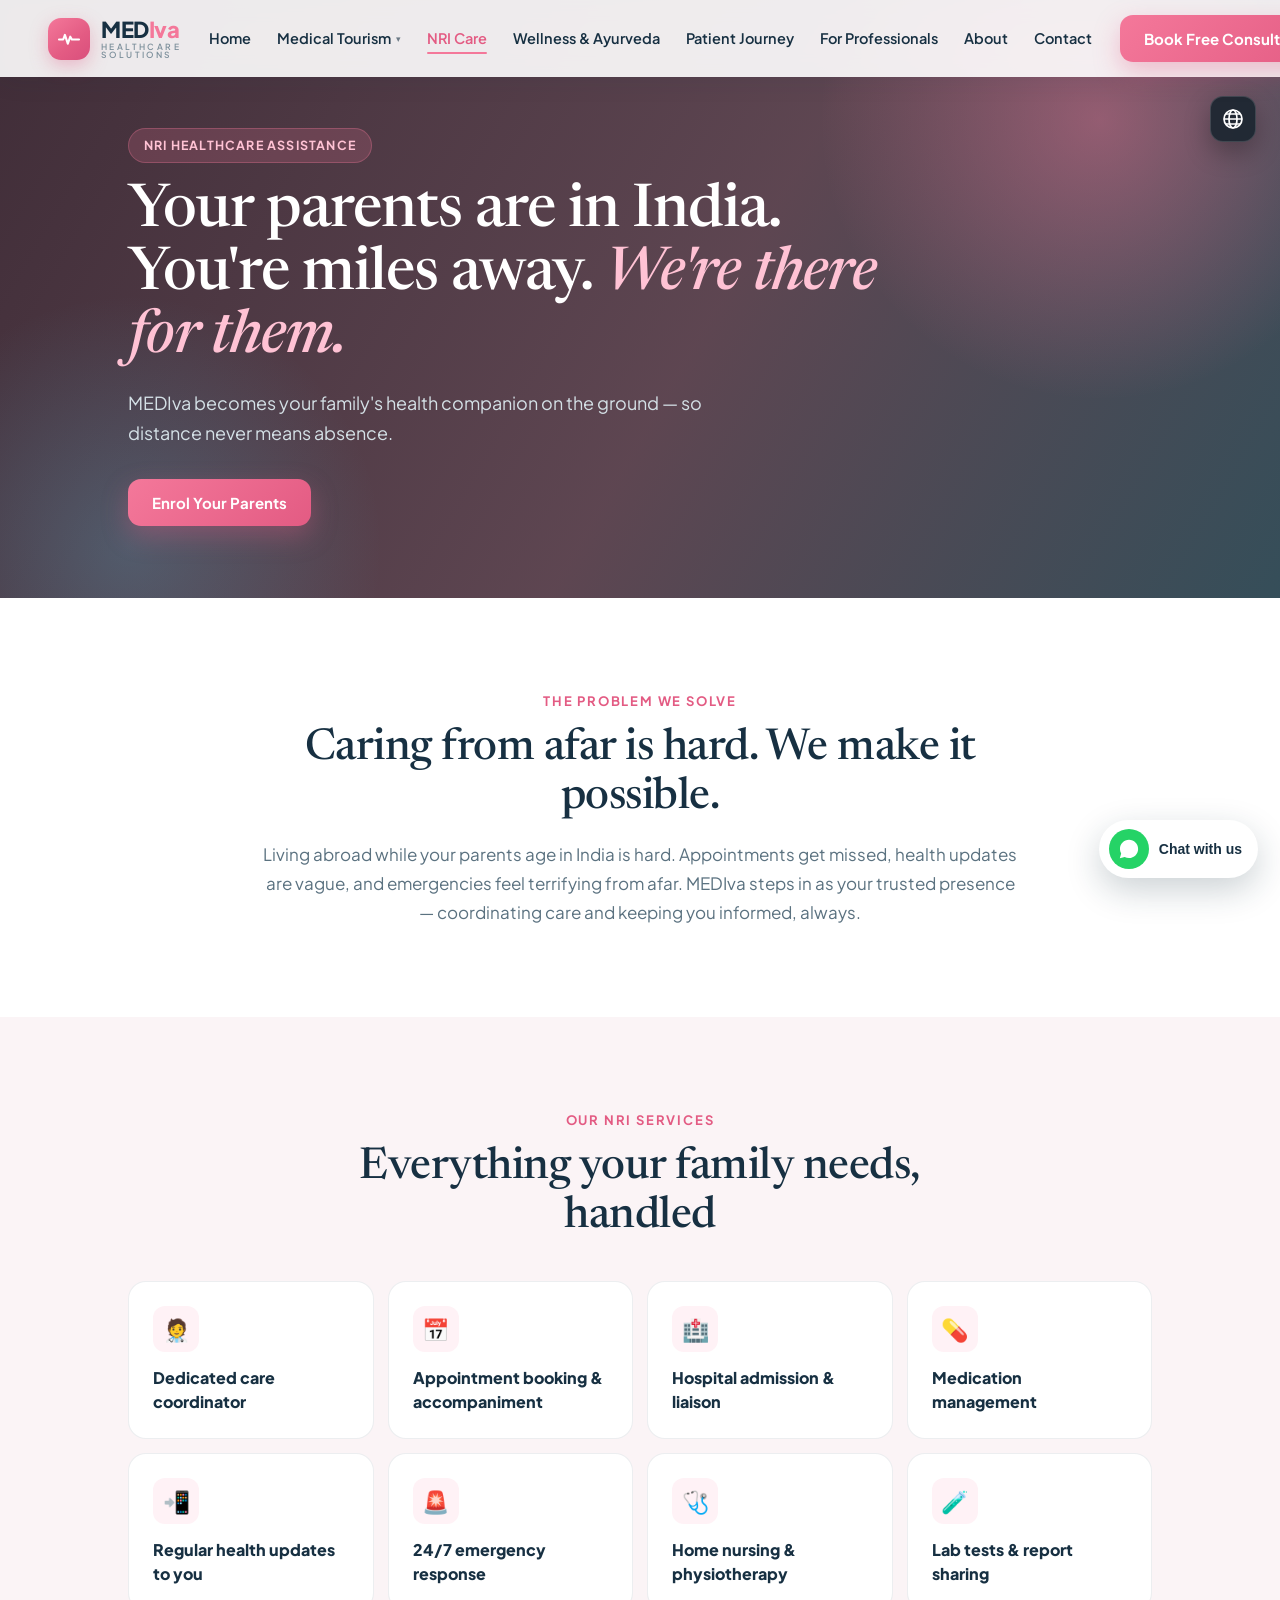
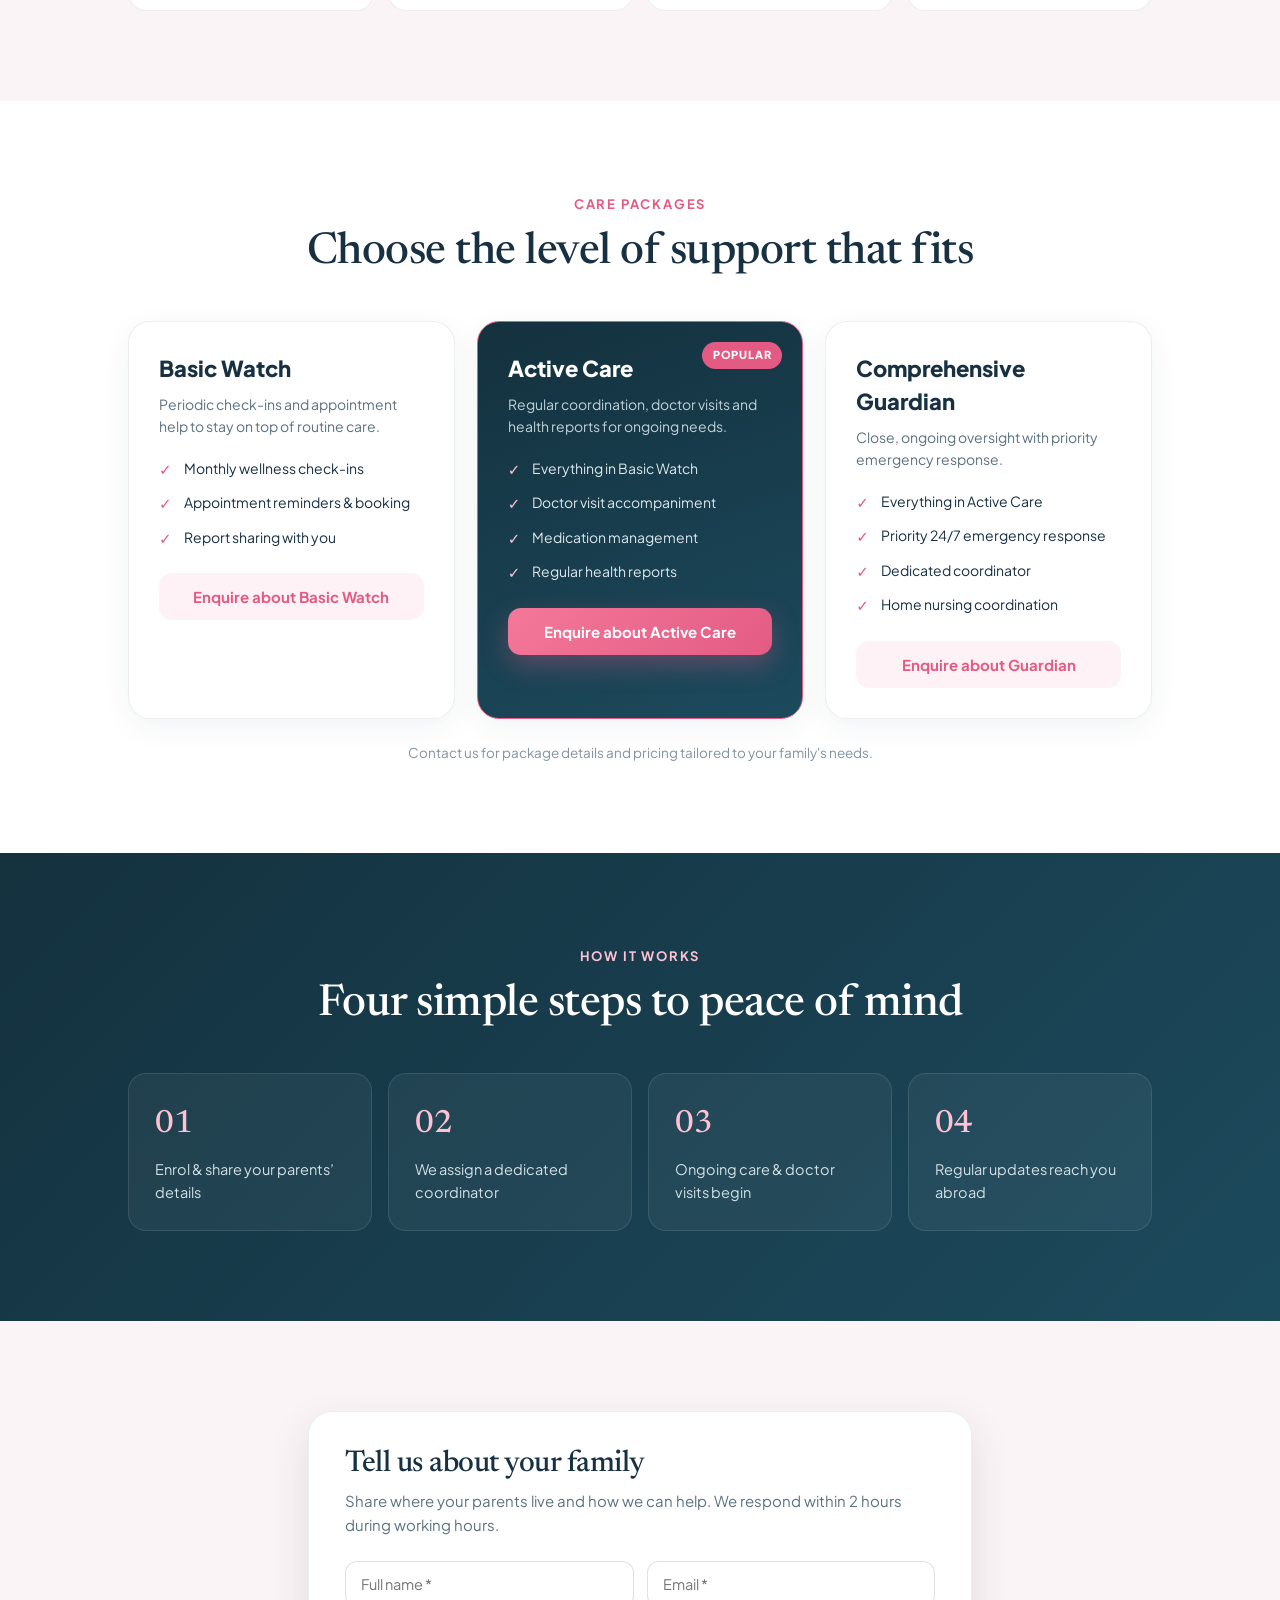
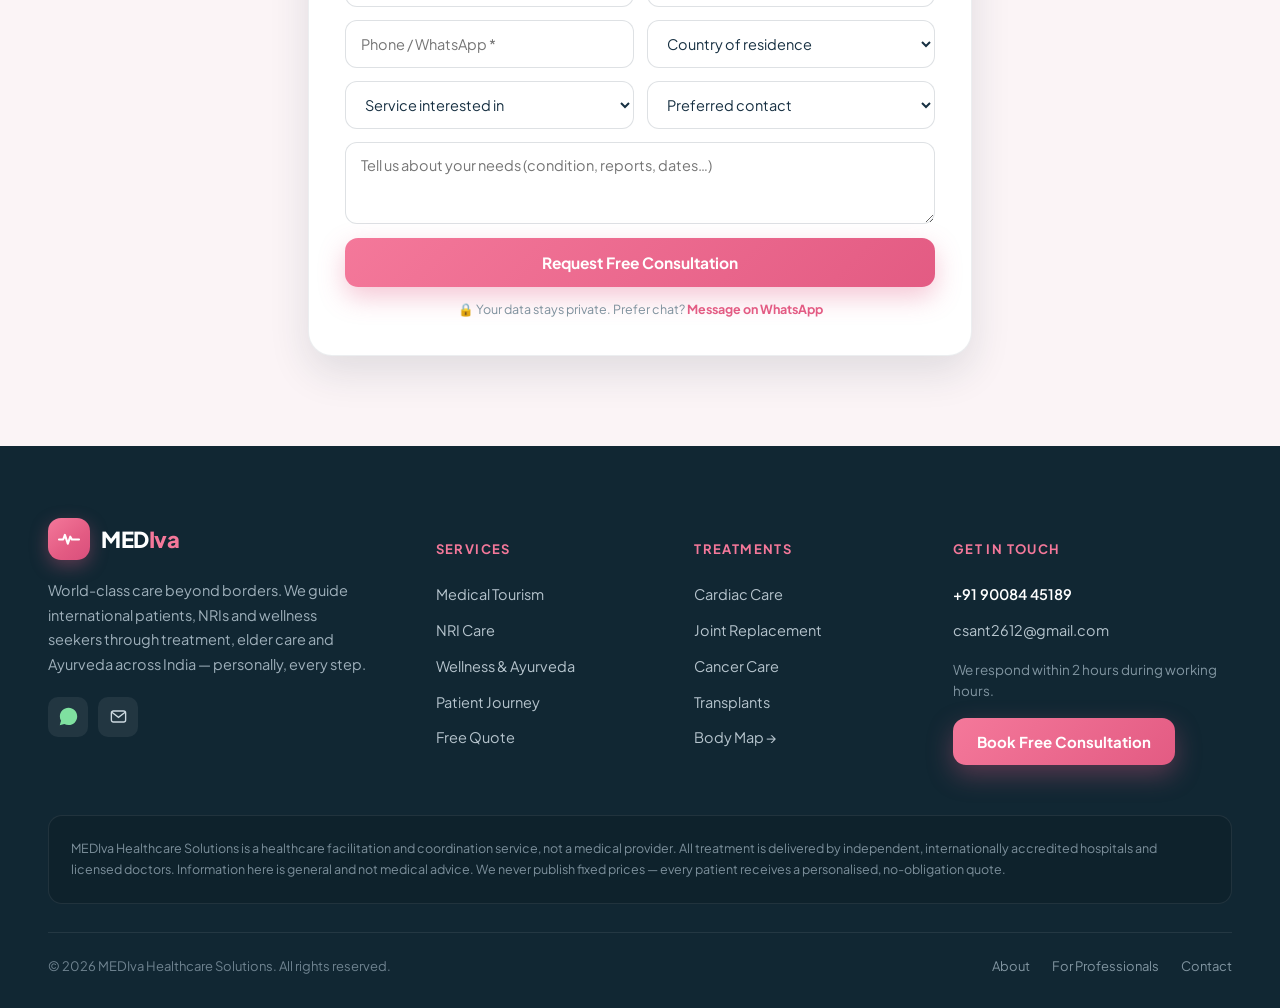
<file: nri-care.html>
<!DOCTYPE html>
<html lang="en">
<head>
<meta charset="utf-8">
<meta name="viewport" content="width=device-width, initial-scale=1">
<title>NRI Elder Care in India | MEDIva Healthcare Solutions</title>
<meta name="description" content="Living abroad with parents in India? MEDIva coordinates doctors, accompaniment, medication and regular health updates — your trusted health companion on the ground.">
<link rel="icon" type="image/svg+xml" href="assets/img/favicon.svg">
<link rel="preconnect" href="https://fonts.googleapis.com">
<link rel="preconnect" href="https://fonts.gstatic.com" crossorigin>
<link href="https://fonts.googleapis.com/css2?family=Newsreader:ital,opsz,wght@0,6..72,400;0,6..72,500;0,6..72,600;1,6..72,400;1,6..72,500&family=Plus+Jakarta+Sans:wght@400;500;600;700;800&display=swap" rel="stylesheet">
<link rel="stylesheet" href="assets/css/styles.css">
</head>
<body data-active="NRI Care">
<header id="site-header"></header>
<main>
<section class="hero hero-page" style="background:linear-gradient(120deg,rgba(43,22,34,.9),rgba(58,29,43,.82) 55%,rgba(20,49,62,.86)),url(https://images.unsplash.com/photo-1576765608535-5f04d1e3f289?auto=format&fit=crop&w=1600&q=70) center 25%/cover">
  <div class="container-narrow">
    <span class="badge">NRI Healthcare Assistance</span>
    <h1 class="display on-dark" style="max-width:780px;margin-bottom:18px">Your parents are in India. You're miles away. <span class="italic">We're there for them.</span></h1>
    <p class="lead on-dark" style="max-width:640px;margin-bottom:30px">MEDIva becomes your family's health companion on the ground — so distance never means absence.</p>
    <div style="display:flex;gap:12px;flex-wrap:wrap"><button class="btn btn-primary" data-book>Enrol Your Parents</button></div>
  </div>
</section>
<section class="section"><div class="container-narrow text-center" style="max-width:820px"><span class="eyebrow">The Problem We Solve</span><h2 class="display" style="margin-bottom:18px">Caring from afar is hard. We make it possible.</h2><p class="lead" style="font-size:17px">Living abroad while your parents age in India is hard. Appointments get missed, health updates are vague, and emergencies feel terrifying from afar. MEDIva steps in as your trusted presence — coordinating care and keeping you informed, always.</p></div></section>

<section class="section bg-tint"><div class="container-narrow">
  <div class="text-center measure" style="margin-bottom:40px"><span class="eyebrow">Our NRI Services</span><h2 class="display">Everything your family needs, handled</h2></div>
  <div class="grid cols-4 gap-sm">
    <div class="feature"><div class="ic">🧑‍⚕️</div><h4 style="margin:0">Dedicated care coordinator</h4></div><div class="feature"><div class="ic">📅</div><h4 style="margin:0">Appointment booking & accompaniment</h4></div><div class="feature"><div class="ic">🏥</div><h4 style="margin:0">Hospital admission & liaison</h4></div><div class="feature"><div class="ic">💊</div><h4 style="margin:0">Medication management</h4></div><div class="feature"><div class="ic">📲</div><h4 style="margin:0">Regular health updates to you</h4></div><div class="feature"><div class="ic">🚨</div><h4 style="margin:0">24/7 emergency response</h4></div><div class="feature"><div class="ic">🩺</div><h4 style="margin:0">Home nursing & physiotherapy</h4></div><div class="feature"><div class="ic">🧪</div><h4 style="margin:0">Lab tests & report sharing</h4></div>
  </div>
</div></section>

<section class="section"><div class="container-narrow">
  <div class="text-center measure" style="margin-bottom:44px"><span class="eyebrow">Care Packages</span><h2 class="display">Choose the level of support that fits</h2></div>
  <div class="grid cols-3" style="align-items:stretch">
    <div class="card card-pad"><h3 style="font-size:22px;font-weight:800;margin-bottom:8px">Basic Watch</h3><p style="font-size:14px;line-height:1.6;color:#5b7280;margin-bottom:20px">Periodic check-ins and appointment help to stay on top of routine care.</p><ul class="checklist" style="margin-bottom:24px"><li><span class="tick">✓</span><span style="font-size:14px">Monthly wellness check-ins</span></li><li><span class="tick">✓</span><span style="font-size:14px">Appointment reminders & booking</span></li><li><span class="tick">✓</span><span style="font-size:14px">Report sharing with you</span></li></ul><button class="btn btn-block" style="background:#fff2f6;color:#e35b83" data-book data-book-service="NRI Care">Enquire about Basic Watch</button></div>
    <div class="card card-pad" style="background:linear-gradient(160deg,#14313e,#1c4a5d);border-color:#e35b83;position:relative"><span style="position:absolute;top:20px;right:20px;font-size:11px;font-weight:800;letter-spacing:.8px;text-transform:uppercase;color:#fff;background:#e35b83;padding:5px 11px;border-radius:20px">Popular</span><h3 style="font-size:22px;font-weight:800;margin-bottom:8px;color:#fff">Active Care</h3><p style="font-size:14px;line-height:1.6;color:#c2d2d9;margin-bottom:20px">Regular coordination, doctor visits and health reports for ongoing needs.</p><ul class="checklist on-dark" style="margin-bottom:24px"><li><span class="tick">✓</span><span style="font-size:14px">Everything in Basic Watch</span></li><li><span class="tick">✓</span><span style="font-size:14px">Doctor visit accompaniment</span></li><li><span class="tick">✓</span><span style="font-size:14px">Medication management</span></li><li><span class="tick">✓</span><span style="font-size:14px">Regular health reports</span></li></ul><button class="btn btn-primary btn-block" data-book data-book-service="NRI Care">Enquire about Active Care</button></div>
    <div class="card card-pad"><h3 style="font-size:22px;font-weight:800;margin-bottom:8px">Comprehensive Guardian</h3><p style="font-size:14px;line-height:1.6;color:#5b7280;margin-bottom:20px">Close, ongoing oversight with priority emergency response.</p><ul class="checklist" style="margin-bottom:24px"><li><span class="tick">✓</span><span style="font-size:14px">Everything in Active Care</span></li><li><span class="tick">✓</span><span style="font-size:14px">Priority 24/7 emergency response</span></li><li><span class="tick">✓</span><span style="font-size:14px">Dedicated coordinator</span></li><li><span class="tick">✓</span><span style="font-size:14px">Home nursing coordination</span></li></ul><button class="btn btn-block" style="background:#fff2f6;color:#e35b83" data-book data-book-service="NRI Care">Enquire about Guardian</button></div>
  </div>
  <p class="text-center" style="font-size:13.5px;color:#8093a0;margin-top:24px">Contact us for package details and pricing tailored to your family's needs.</p>
</div></section>

<section class="section" style="background:linear-gradient(135deg,#14313e,#1c4a5d)"><div class="container-narrow">
  <div class="text-center measure" style="margin-bottom:44px"><span class="eyebrow on-dark">How It Works</span><h2 class="display on-dark">Four simple steps to peace of mind</h2></div>
  <div class="grid cols-4 gap-md">
    <div style="background:rgba(255,255,255,.05);border:1px solid rgba(255,255,255,.1);border-radius:18px;padding:26px"><div style="font-family:var(--serif);font-size:32px;color:#ffc2d4;font-weight:500;margin-bottom:10px">01</div><p style="font-size:14.5px;line-height:1.6;color:#d4e0e6">Enrol & share your parents’ details</p></div><div style="background:rgba(255,255,255,.05);border:1px solid rgba(255,255,255,.1);border-radius:18px;padding:26px"><div style="font-family:var(--serif);font-size:32px;color:#ffc2d4;font-weight:500;margin-bottom:10px">02</div><p style="font-size:14.5px;line-height:1.6;color:#d4e0e6">We assign a dedicated coordinator</p></div><div style="background:rgba(255,255,255,.05);border:1px solid rgba(255,255,255,.1);border-radius:18px;padding:26px"><div style="font-family:var(--serif);font-size:32px;color:#ffc2d4;font-weight:500;margin-bottom:10px">03</div><p style="font-size:14.5px;line-height:1.6;color:#d4e0e6">Ongoing care & doctor visits begin</p></div><div style="background:rgba(255,255,255,.05);border:1px solid rgba(255,255,255,.1);border-radius:18px;padding:26px"><div style="font-family:var(--serif);font-size:32px;color:#ffc2d4;font-weight:500;margin-bottom:10px">04</div><p style="font-size:14.5px;line-height:1.6;color:#d4e0e6">Regular updates reach you abroad</p></div>
  </div>
</div></section>

<section class="section bg-tint"><div class="container" style="max-width:720px"><div data-enquiry-wrap>
  <div class="form-card" data-enquiry data-service="NRI Care">
    <h3 class="display" style="font-size:30px;margin-bottom:8px">Tell us about your family</h3>
    <p style="font-size:15px;color:var(--slate);line-height:1.6;margin-bottom:24px">Share where your parents live and how we can help. We respond within 2 hours during working hours.</p>
    <div class="form-row"><input class="field" name="name" placeholder="Full name *"><input class="field" name="email" placeholder="Email *"></div>
    <div class="form-row"><input class="field" name="phone" placeholder="Phone / WhatsApp *">
      <select class="field" name="country"><option value="">Country of residence</option><option>UAE</option><option>UK</option><option>Nigeria</option><option>Kenya</option><option>USA</option><option>Canada</option><option>Germany</option><option>Australia</option><option>India</option><option>Other</option></select></div>
    <div class="form-row"><select class="field" name="service"><option value="">Service interested in</option><option>Medical Treatment</option><option>NRI Care</option><option>Wellness & Ayurveda</option><option>Professional Partnership</option></select>
      <select class="field" name="contact"><option value="">Preferred contact</option><option>WhatsApp</option><option>Email</option><option>Call</option></select></div>
    <textarea class="field" name="message" rows="3" placeholder="Tell us about your needs (condition, reports, dates…)" style="margin-bottom:8px"></textarea>
    <div class="form-error hidden" data-err></div>
    <button class="btn btn-primary btn-block btn-lg" type="button" data-submit>Request Free Consultation</button>
    <p class="form-note">🔒 Your data stays private. Prefer chat? <a href="https://wa.me/919008445189?text=Hello%20MEDIva!%20I'd%20like%20a%20free%20consultation." target="_blank" rel="noopener">Message on WhatsApp</a></p>
  </div>
  <div class="form-card form-success hidden" data-enquiry-success>
    <div class="ok"><svg width="34" height="34" viewBox="0 0 24 24" fill="none"><path d="M5 13l4 4 10-11" stroke="#1faa4f" stroke-width="2.6" stroke-linecap="round" stroke-linejoin="round"/></svg></div>
    <h3 class="display" style="font-size:26px;margin-bottom:10px">Thank you — message ready to send</h3>
    <p style="font-size:14.5px;line-height:1.65;color:var(--slate);margin:0 auto 20px;max-width:360px">Your request has reached the MEDIva team. We'll respond within 2 hours during working hours.</p>
    <a class="btn" style="background:#25d366;color:#fff" data-wa-final href="https://wa.me/919008445189?text=Hello%20MEDIva!%20I'd%20like%20a%20free%20consultation." target="_blank" rel="noopener">Also message on WhatsApp</a>
  </div>
</div></div></section>

</main>
<footer id="site-footer"></footer>
<div id="site-chrome"></div>
<script src="assets/js/main.js"></script>
</body>
</html>
</file>
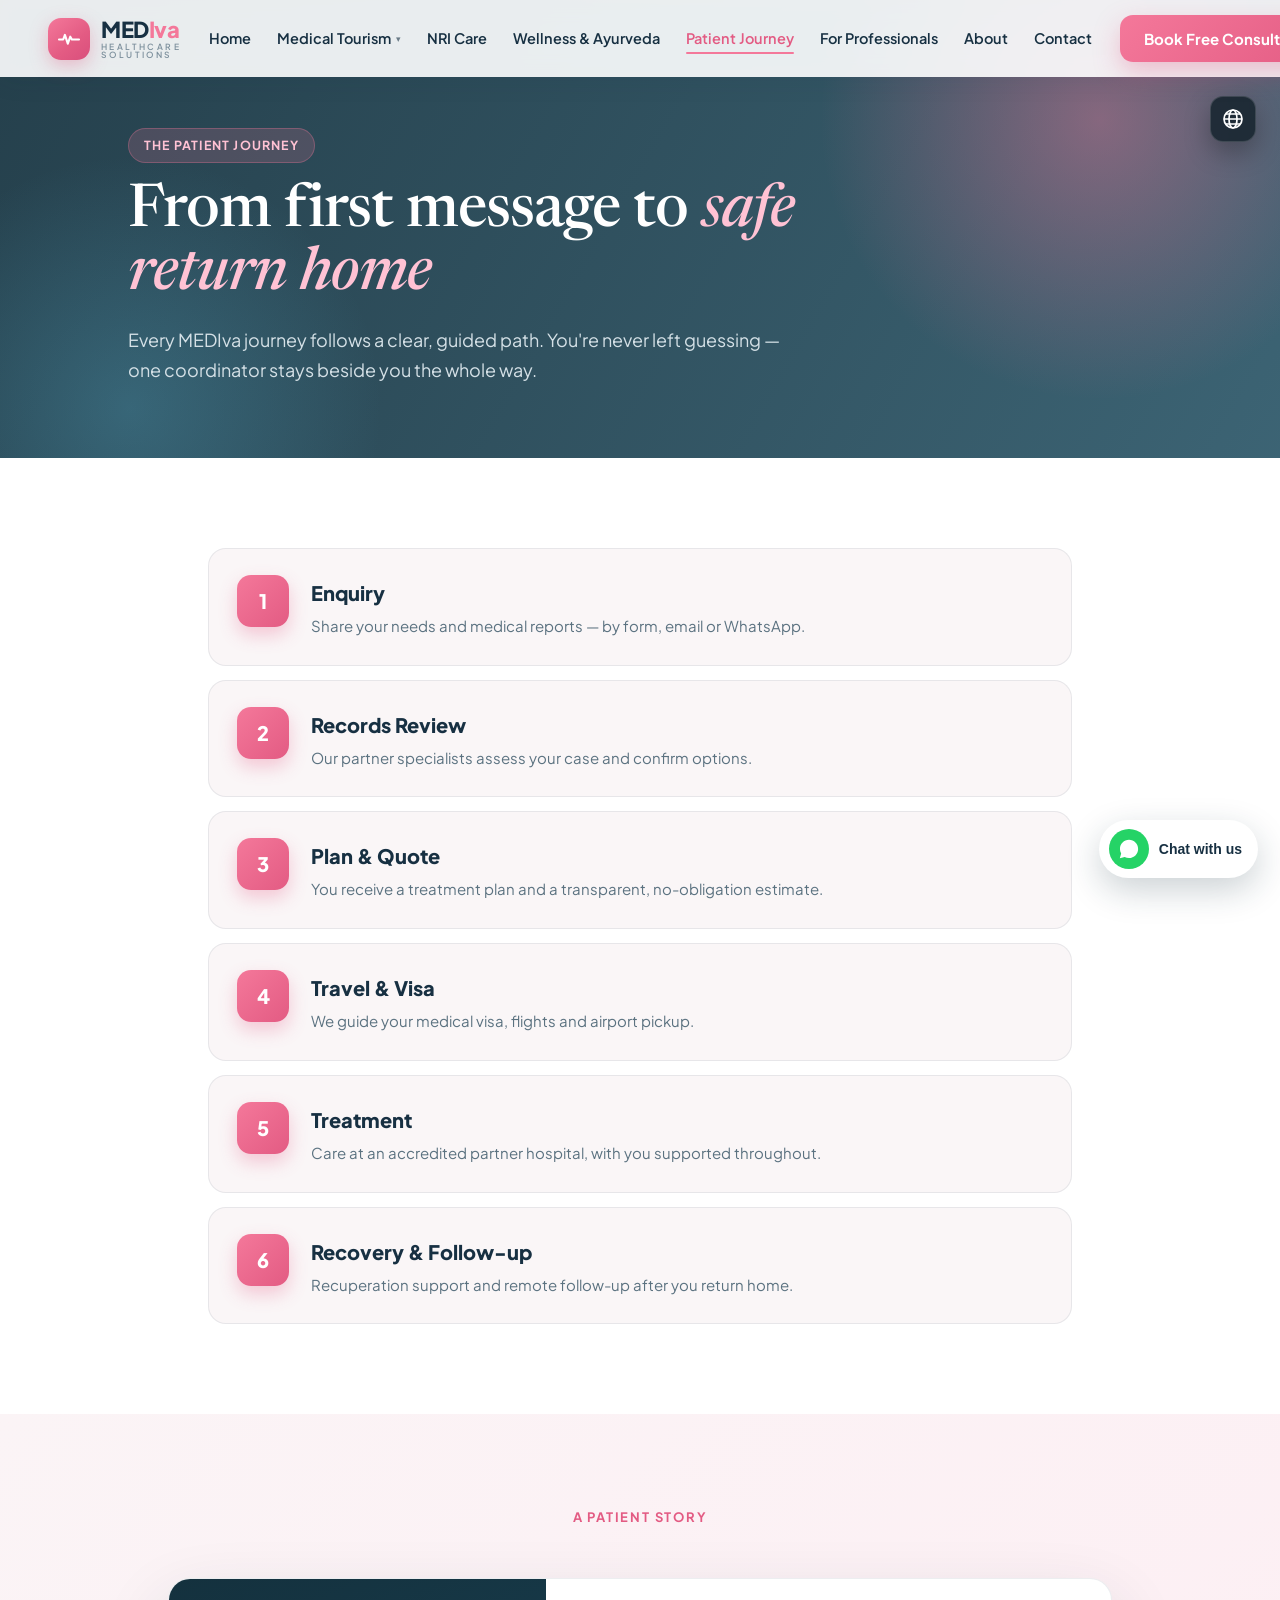
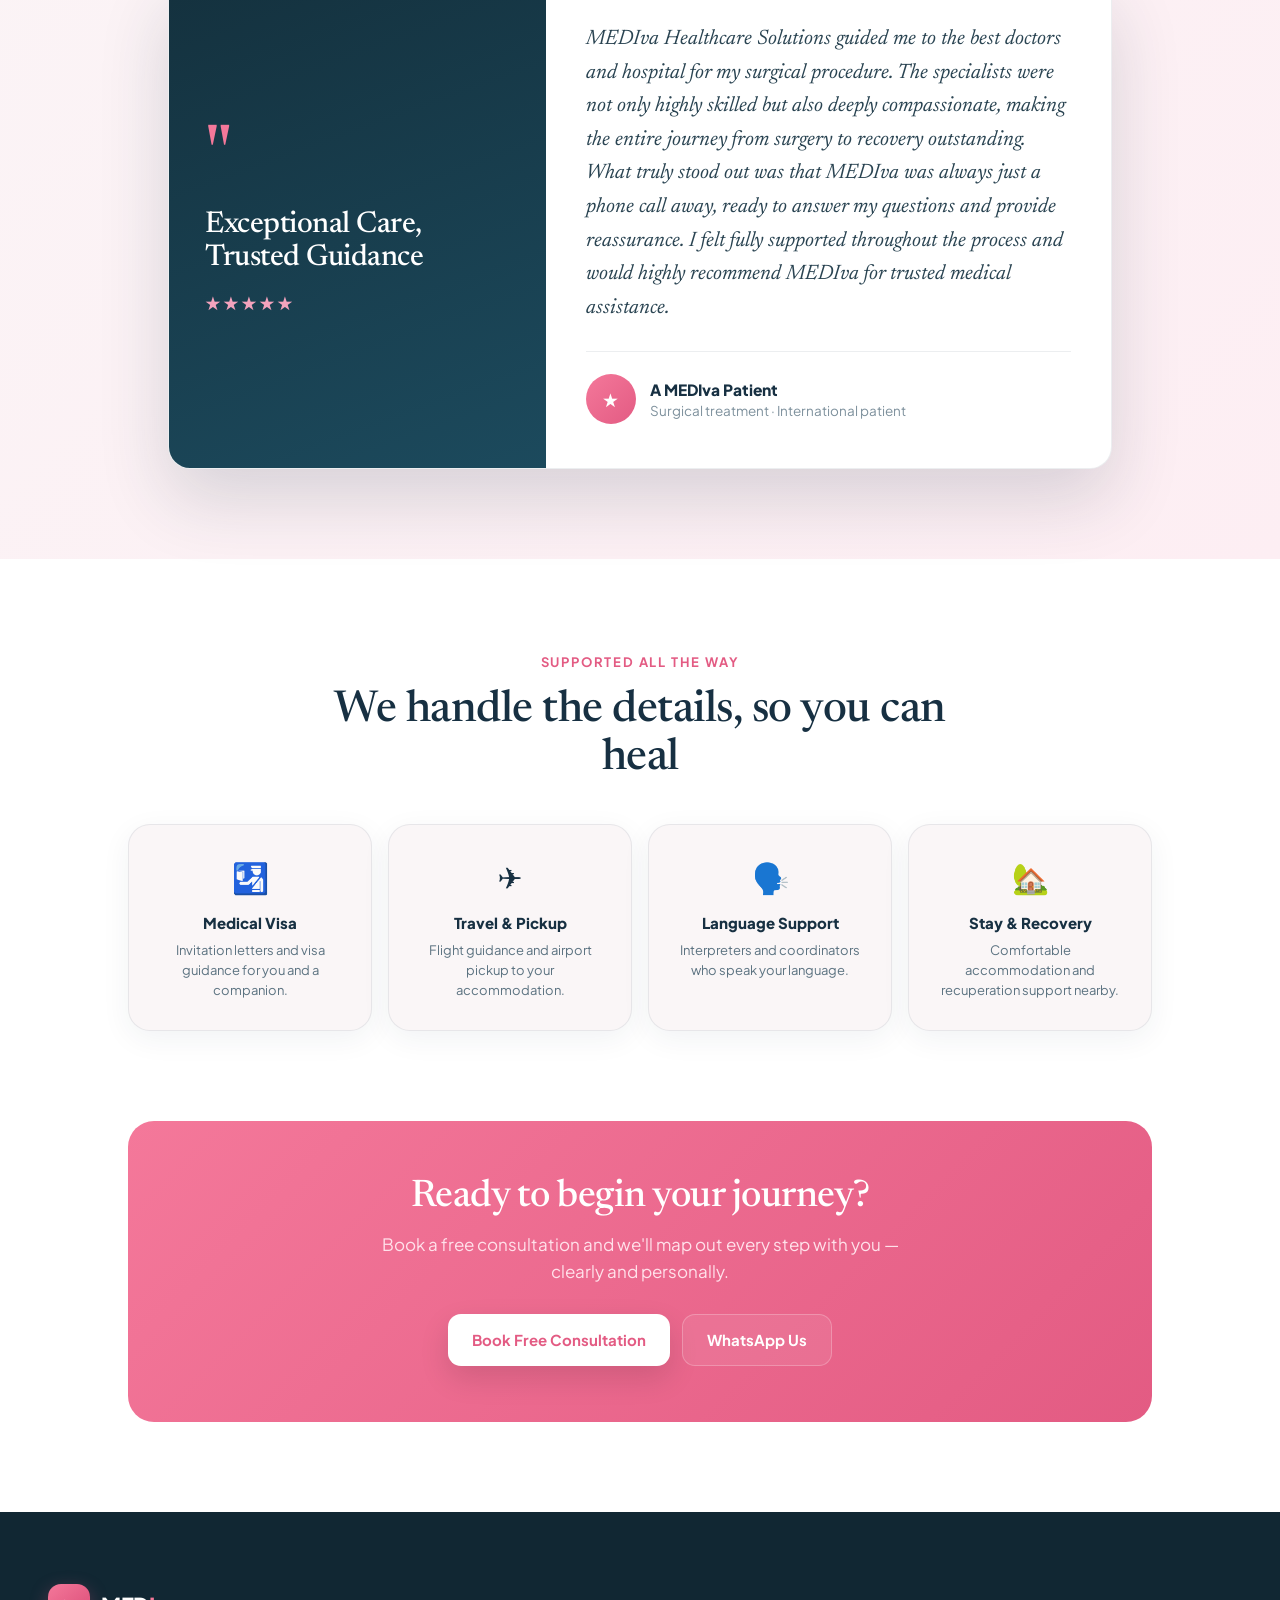
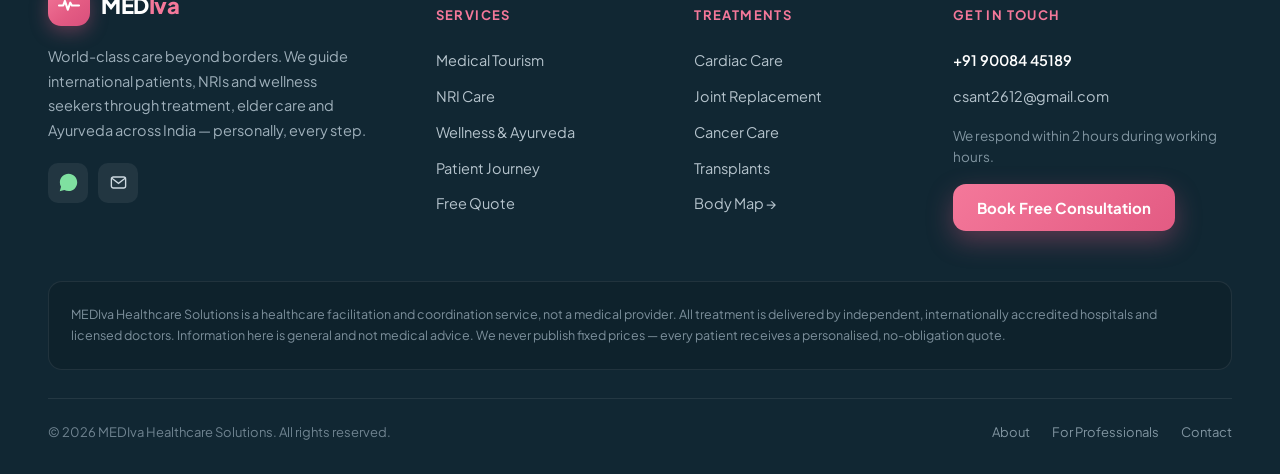
<file: patient-journey.html>
<!DOCTYPE html>
<html lang="en">
<head>
<meta charset="utf-8">
<meta name="viewport" content="width=device-width, initial-scale=1">
<title>The Patient Journey | MEDIva Healthcare Solutions</title>
<meta name="description" content="From first message to safe return home — MEDIva's guided 6-step patient journey, with visa, travel, language and recovery support every step of the way.">
<link rel="icon" type="image/svg+xml" href="assets/img/favicon.svg">
<link rel="preconnect" href="https://fonts.googleapis.com">
<link rel="preconnect" href="https://fonts.gstatic.com" crossorigin>
<link href="https://fonts.googleapis.com/css2?family=Newsreader:ital,opsz,wght@0,6..72,400;0,6..72,500;0,6..72,600;1,6..72,400;1,6..72,500&family=Plus+Jakarta+Sans:wght@400;500;600;700;800&display=swap" rel="stylesheet">
<link rel="stylesheet" href="assets/css/styles.css">
</head>
<body data-active="Patient Journey">
<header id="site-header"></header>
<main>
<section class="hero hero-page" style="background:linear-gradient(120deg,rgba(20,49,62,.93),rgba(28,74,93,.86)),url(https://images.unsplash.com/photo-1666214280557-f1b5022eb634?auto=format&fit=crop&w=1600&q=70) center/cover">
  <div class="container-narrow"><span class="badge">The Patient Journey</span>
    <h1 class="display on-dark" style="max-width:780px;margin-bottom:18px">From first message to <span class="italic">safe return home</span></h1>
    <p class="lead on-dark" style="max-width:660px">Every MEDIva journey follows a clear, guided path. You're never left guessing — one coordinator stays beside you the whole way.</p>
  </div></section>
<section class="section"><div class="container" style="max-width:920px"><div style="display:flex;flex-direction:column;gap:14px">
  <div class="step"><span class="num">1</span><div style="padding-top:3px"><h3>Enquiry</h3><p>Share your needs and medical reports — by form, email or WhatsApp.</p></div></div><div class="step"><span class="num">2</span><div style="padding-top:3px"><h3>Records Review</h3><p>Our partner specialists assess your case and confirm options.</p></div></div><div class="step"><span class="num">3</span><div style="padding-top:3px"><h3>Plan & Quote</h3><p>You receive a treatment plan and a transparent, no-obligation estimate.</p></div></div><div class="step"><span class="num">4</span><div style="padding-top:3px"><h3>Travel & Visa</h3><p>We guide your medical visa, flights and airport pickup.</p></div></div><div class="step"><span class="num">5</span><div style="padding-top:3px"><h3>Treatment</h3><p>Care at an accredited partner hospital, with you supported throughout.</p></div></div><div class="step"><span class="num">6</span><div style="padding-top:3px"><h3>Recovery & Follow-up</h3><p>Recuperation support and remote follow-up after you return home.</p></div></div>
</div></div></section>

<section class="section" style="background:linear-gradient(135deg,#fbf4f6,#fdeef3)"><div class="container" style="max-width:1000px">
  <div class="text-center" style="margin-bottom:36px"><span class="eyebrow">A Patient Story</span></div>
  <div class="card" style="overflow:hidden;display:grid;grid-template-columns:.8fr 1.2fr;box-shadow:var(--shadow-lg)">
    <div style="background:linear-gradient(160deg,#14313e,#1c4a5d);padding:44px 36px;display:flex;flex-direction:column;justify-content:center;color:#fff"><div style="font-family:var(--serif);font-size:80px;line-height:.8;color:#f4789a;margin-bottom:14px">"</div><h2 class="display on-dark" style="font-size:30px;margin-bottom:14px">Exceptional Care, Trusted Guidance</h2><div style="color:#f4a3bd;font-size:18px;letter-spacing:2px">★★★★★</div></div>
    <div style="padding:44px 40px;display:flex;flex-direction:column;justify-content:center"><p style="font-family:var(--serif);font-size:21px;line-height:1.6;color:#2a4452;margin-bottom:26px;font-style:italic">MEDIva Healthcare Solutions guided me to the best doctors and hospital for my surgical procedure. The specialists were not only highly skilled but also deeply compassionate, making the entire journey from surgery to recovery outstanding. What truly stood out was that MEDIva was always just a phone call away, ready to answer my questions and provide reassurance. I felt fully supported throughout the process and would highly recommend MEDIva for trusted medical assistance.</p><div style="display:flex;align-items:center;gap:14px;padding-top:22px;border-top:1px solid rgba(23,48,66,.08)"><span style="width:50px;height:50px;border-radius:50%;background:linear-gradient(135deg,#f4789a,#e35b83);display:inline-flex;align-items:center;justify-content:center;color:#fff;font-weight:800;font-size:18px">★</span><div><div style="font-weight:800;font-size:15.5px;color:#173042">A MEDIva Patient</div><div style="font-size:13.5px;color:#7d909c">Surgical treatment · International patient</div></div></div></div>
  </div>
</div></section>

<section class="section"><div class="container-narrow">
  <div class="text-center measure" style="margin-bottom:40px"><span class="eyebrow">Supported All The Way</span><h2 class="display">We handle the details, so you can heal</h2></div>
  <div class="grid cols-4 gap-md">
    <div class="card card-pad" style="text-align:center;background:#faf6f7"><div style="font-size:30px;margin-bottom:12px">🛂</div><h4 style="font-size:15px;font-weight:800;margin-bottom:6px">Medical Visa</h4><p style="font-size:13px;line-height:1.55;color:#5b7280">Invitation letters and visa guidance for you and a companion.</p></div><div class="card card-pad" style="text-align:center;background:#faf6f7"><div style="font-size:30px;margin-bottom:12px">✈️</div><h4 style="font-size:15px;font-weight:800;margin-bottom:6px">Travel & Pickup</h4><p style="font-size:13px;line-height:1.55;color:#5b7280">Flight guidance and airport pickup to your accommodation.</p></div><div class="card card-pad" style="text-align:center;background:#faf6f7"><div style="font-size:30px;margin-bottom:12px">🗣️</div><h4 style="font-size:15px;font-weight:800;margin-bottom:6px">Language Support</h4><p style="font-size:13px;line-height:1.55;color:#5b7280">Interpreters and coordinators who speak your language.</p></div><div class="card card-pad" style="text-align:center;background:#faf6f7"><div style="font-size:30px;margin-bottom:12px">🏡</div><h4 style="font-size:15px;font-weight:800;margin-bottom:6px">Stay & Recovery</h4><p style="font-size:13px;line-height:1.55;color:#5b7280">Comfortable accommodation and recuperation support nearby.</p></div>
  </div>
</div></section>

<section class="section" style="padding-top:0"><div class="container-narrow"><div class="cta-band">
  <h2 class="display on-dark" style="font-size:38px;margin-bottom:12px">Ready to begin your journey?</h2>
  <p style="font-size:17px;color:#ffe1ea;margin:0 auto 28px;max-width:520px;line-height:1.6">Book a free consultation and we'll map out every step with you — clearly and personally.</p>
  <div style="display:flex;gap:12px;justify-content:center;flex-wrap:wrap"><button class="btn btn-white" data-book>Book Free Consultation</button><a class="btn btn-ghost" href="https://wa.me/919008445189?text=Hello%20MEDIva!%20I'd%20like%20to%20start%20my%20patient%20journey." target="_blank" rel="noopener">WhatsApp Us</a></div>
</div></div></section>

</main>
<footer id="site-footer"></footer>
<div id="site-chrome"></div>
<script src="assets/js/main.js"></script>
</body>
</html>
</file>
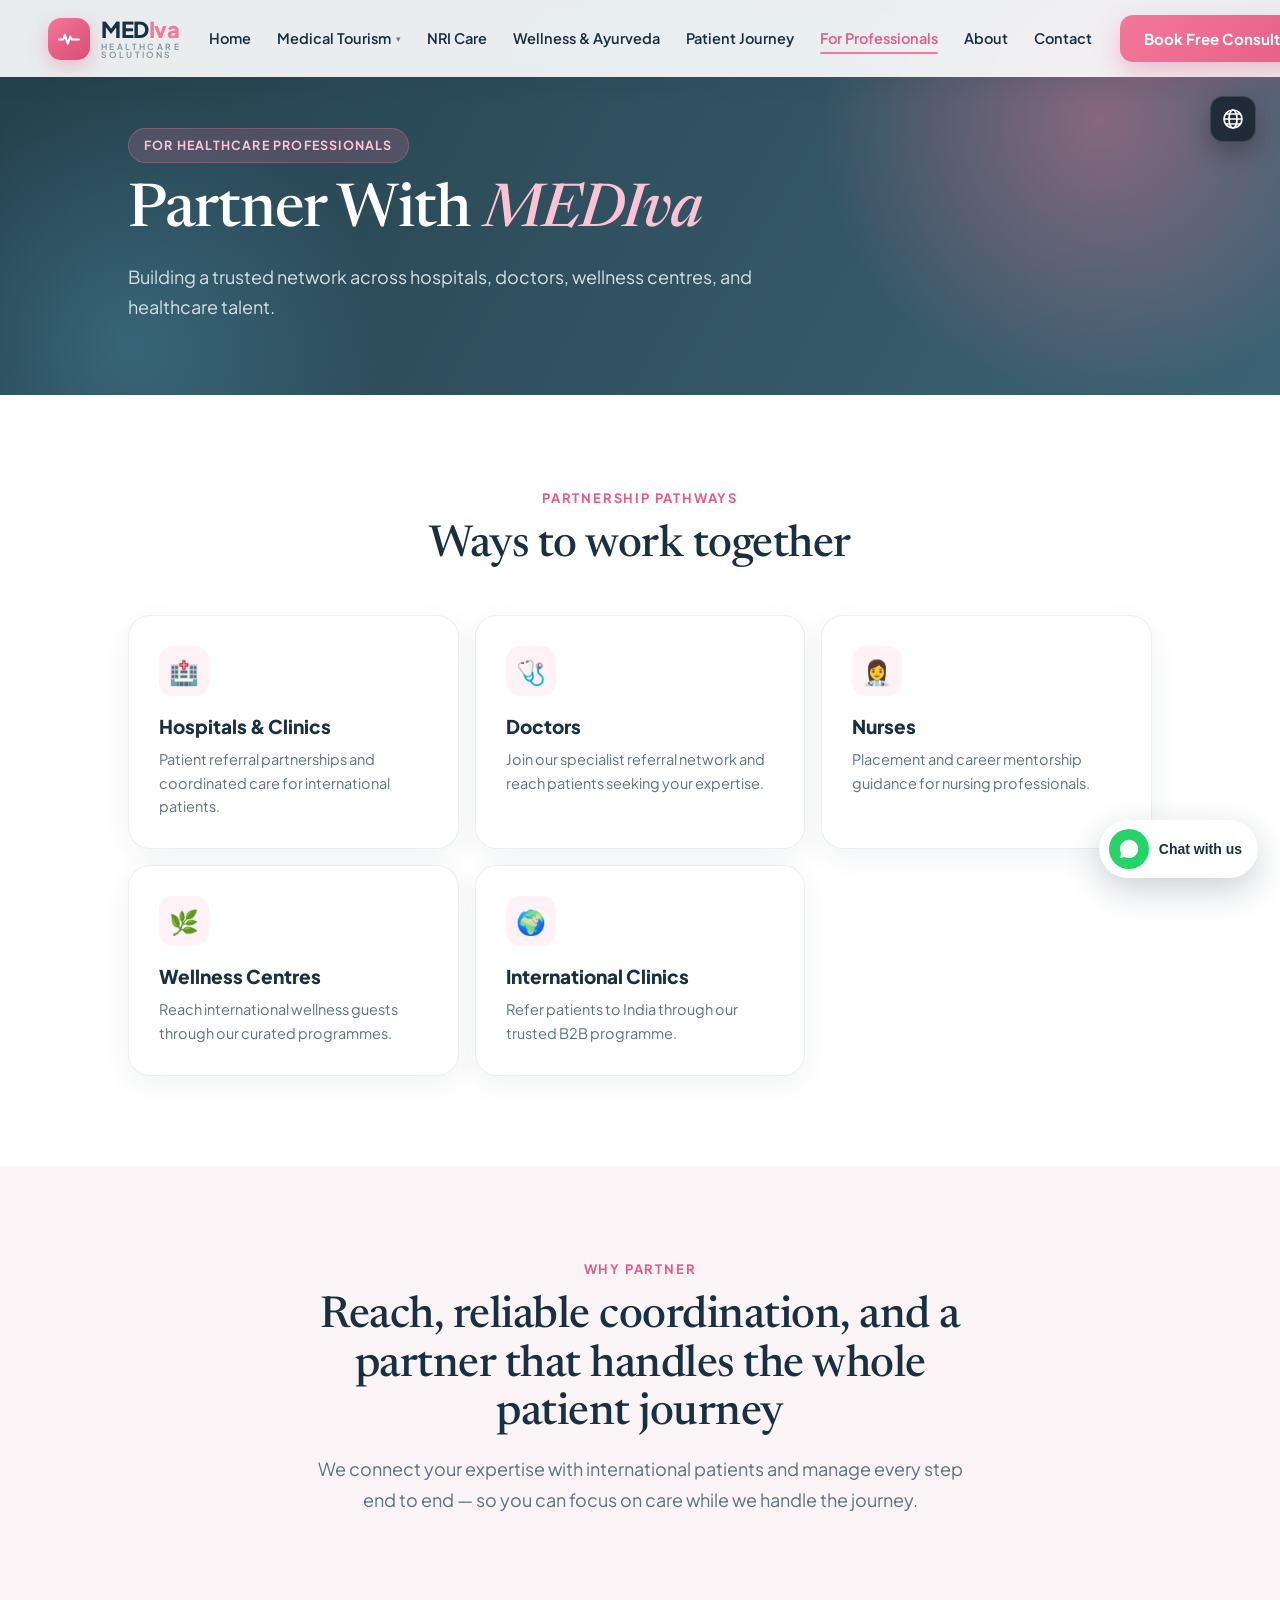
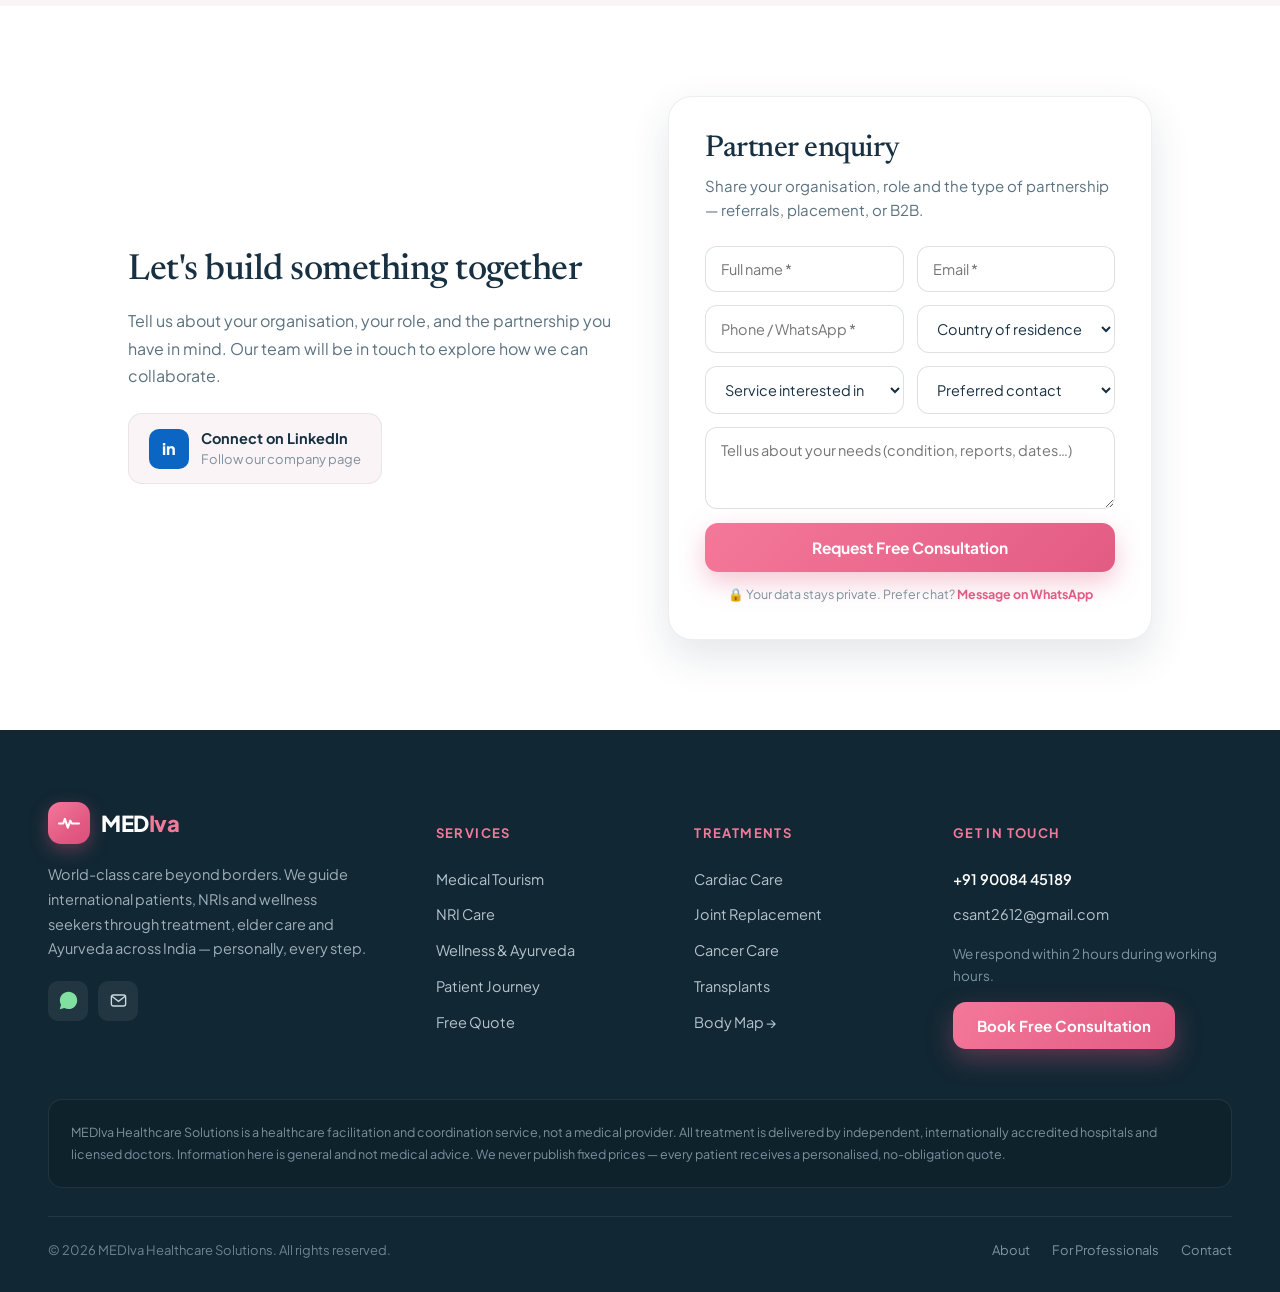
<file: professionals.html>
<!DOCTYPE html>
<html lang="en">
<head>
<meta charset="utf-8">
<meta name="viewport" content="width=device-width, initial-scale=1">
<title>For Healthcare Professionals | MEDIva Healthcare Solutions</title>
<meta name="description" content="Hospitals, doctors, nurses and wellness centres — partner with MEDIva to reach international patients with reliable, end-to-end coordination.">
<link rel="icon" type="image/svg+xml" href="assets/img/favicon.svg">
<link rel="preconnect" href="https://fonts.googleapis.com">
<link rel="preconnect" href="https://fonts.gstatic.com" crossorigin>
<link href="https://fonts.googleapis.com/css2?family=Newsreader:ital,opsz,wght@0,6..72,400;0,6..72,500;0,6..72,600;1,6..72,400;1,6..72,500&family=Plus+Jakarta+Sans:wght@400;500;600;700;800&display=swap" rel="stylesheet">
<link rel="stylesheet" href="assets/css/styles.css">
</head>
<body data-active="For Professionals">
<header id="site-header"></header>
<main>
<section class="hero hero-page" style="background:linear-gradient(120deg,rgba(20,49,62,.93),rgba(28,74,93,.86)),url(https://images.unsplash.com/photo-1612531386530-97286d97c2d2?auto=format&fit=crop&w=1600&q=70) center 30%/cover">
  <div class="container-narrow"><span class="badge">For Healthcare Professionals</span>
    <h1 class="display on-dark" style="max-width:780px;margin-bottom:18px">Partner With <span class="italic">MEDIva</span></h1>
    <p class="lead on-dark" style="max-width:660px">Building a trusted network across hospitals, doctors, wellness centres, and healthcare talent.</p>
  </div></section>
<section class="section"><div class="container-narrow">
  <div class="text-center measure" style="margin-bottom:44px"><span class="eyebrow">Partnership Pathways</span><h2 class="display">Ways to work together</h2></div>
  <div class="grid cols-3 gap-md">
    <div class="card card-pad"><div style="width:50px;height:50px;border-radius:14px;background:#fff2f6;display:inline-flex;align-items:center;justify-content:center;margin-bottom:16px;font-size:24px">🏥</div><h3 style="font-size:19px;font-weight:800;margin-bottom:8px">Hospitals & Clinics</h3><p style="font-size:14.5px;line-height:1.6;color:#5b7280">Patient referral partnerships and coordinated care for international patients.</p></div><div class="card card-pad"><div style="width:50px;height:50px;border-radius:14px;background:#fff2f6;display:inline-flex;align-items:center;justify-content:center;margin-bottom:16px;font-size:24px">🩺</div><h3 style="font-size:19px;font-weight:800;margin-bottom:8px">Doctors</h3><p style="font-size:14.5px;line-height:1.6;color:#5b7280">Join our specialist referral network and reach patients seeking your expertise.</p></div><div class="card card-pad"><div style="width:50px;height:50px;border-radius:14px;background:#fff2f6;display:inline-flex;align-items:center;justify-content:center;margin-bottom:16px;font-size:24px">👩‍⚕️</div><h3 style="font-size:19px;font-weight:800;margin-bottom:8px">Nurses</h3><p style="font-size:14.5px;line-height:1.6;color:#5b7280">Placement and career mentorship guidance for nursing professionals.</p></div><div class="card card-pad"><div style="width:50px;height:50px;border-radius:14px;background:#fff2f6;display:inline-flex;align-items:center;justify-content:center;margin-bottom:16px;font-size:24px">🌿</div><h3 style="font-size:19px;font-weight:800;margin-bottom:8px">Wellness Centres</h3><p style="font-size:14.5px;line-height:1.6;color:#5b7280">Reach international wellness guests through our curated programmes.</p></div><div class="card card-pad"><div style="width:50px;height:50px;border-radius:14px;background:#fff2f6;display:inline-flex;align-items:center;justify-content:center;margin-bottom:16px;font-size:24px">🌍</div><h3 style="font-size:19px;font-weight:800;margin-bottom:8px">International Clinics</h3><p style="font-size:14.5px;line-height:1.6;color:#5b7280">Refer patients to India through our trusted B2B programme.</p></div>
  </div>
</div></section>

<section class="section bg-tint"><div class="container-narrow text-center"><span class="eyebrow">Why Partner</span><h2 class="display measure" style="margin-bottom:16px">Reach, reliable coordination, and a partner that handles the whole patient journey</h2><p class="lead measure">We connect your expertise with international patients and manage every step end to end — so you can focus on care while we handle the journey.</p></div></section>

<section class="section"><div class="container-narrow"><div class="split">
  <div><h2 class="display" style="font-size:36px;margin-bottom:16px">Let's build something together</h2><p class="lead" style="font-size:16px;margin-bottom:24px">Tell us about your organisation, your role, and the partnership you have in mind. Our team will be in touch to explore how we can collaborate.</p><a href="https://www.linkedin.com" target="_blank" rel="noopener" style="display:inline-flex;align-items:center;gap:12px;text-decoration:none;background:#fbf4f6;border:1px solid var(--line);border-radius:14px;padding:14px 20px"><span style="width:40px;height:40px;border-radius:10px;background:#0a66c2;display:inline-flex;align-items:center;justify-content:center;color:#fff;font-weight:800">in</span><div><div style="font-weight:700;font-size:14.5px;color:#173042">Connect on LinkedIn</div><div style="font-size:13px;color:#7d909c">Follow our company page</div></div></a></div>
  <div data-enquiry-wrap>
  <div class="form-card" data-enquiry data-service="Professional Partnership">
    <h3 class="display" style="font-size:30px;margin-bottom:8px">Partner enquiry</h3>
    <p style="font-size:15px;color:var(--slate);line-height:1.6;margin-bottom:24px">Share your organisation, role and the type of partnership — referrals, placement, or B2B.</p>
    <div class="form-row"><input class="field" name="name" placeholder="Full name *"><input class="field" name="email" placeholder="Email *"></div>
    <div class="form-row"><input class="field" name="phone" placeholder="Phone / WhatsApp *">
      <select class="field" name="country"><option value="">Country of residence</option><option>UAE</option><option>UK</option><option>Nigeria</option><option>Kenya</option><option>USA</option><option>Canada</option><option>Germany</option><option>Australia</option><option>India</option><option>Other</option></select></div>
    <div class="form-row"><select class="field" name="service"><option value="">Service interested in</option><option>Medical Treatment</option><option>NRI Care</option><option>Wellness & Ayurveda</option><option>Professional Partnership</option></select>
      <select class="field" name="contact"><option value="">Preferred contact</option><option>WhatsApp</option><option>Email</option><option>Call</option></select></div>
    <textarea class="field" name="message" rows="3" placeholder="Tell us about your needs (condition, reports, dates…)" style="margin-bottom:8px"></textarea>
    <div class="form-error hidden" data-err></div>
    <button class="btn btn-primary btn-block btn-lg" type="button" data-submit>Request Free Consultation</button>
    <p class="form-note">🔒 Your data stays private. Prefer chat? <a href="https://wa.me/919008445189?text=Hello%20MEDIva!%20I'd%20like%20a%20free%20consultation." target="_blank" rel="noopener">Message on WhatsApp</a></p>
  </div>
  <div class="form-card form-success hidden" data-enquiry-success>
    <div class="ok"><svg width="34" height="34" viewBox="0 0 24 24" fill="none"><path d="M5 13l4 4 10-11" stroke="#1faa4f" stroke-width="2.6" stroke-linecap="round" stroke-linejoin="round"/></svg></div>
    <h3 class="display" style="font-size:26px;margin-bottom:10px">Thank you — message ready to send</h3>
    <p style="font-size:14.5px;line-height:1.65;color:var(--slate);margin:0 auto 20px;max-width:360px">Your request has reached the MEDIva team. We'll respond within 2 hours during working hours.</p>
    <a class="btn" style="background:#25d366;color:#fff" data-wa-final href="https://wa.me/919008445189?text=Hello%20MEDIva!%20I'd%20like%20a%20free%20consultation." target="_blank" rel="noopener">Also message on WhatsApp</a>
  </div>
</div>
</div></div></section>

</main>
<footer id="site-footer"></footer>
<div id="site-chrome"></div>
<script src="assets/js/main.js"></script>
</body>
</html>
</file>
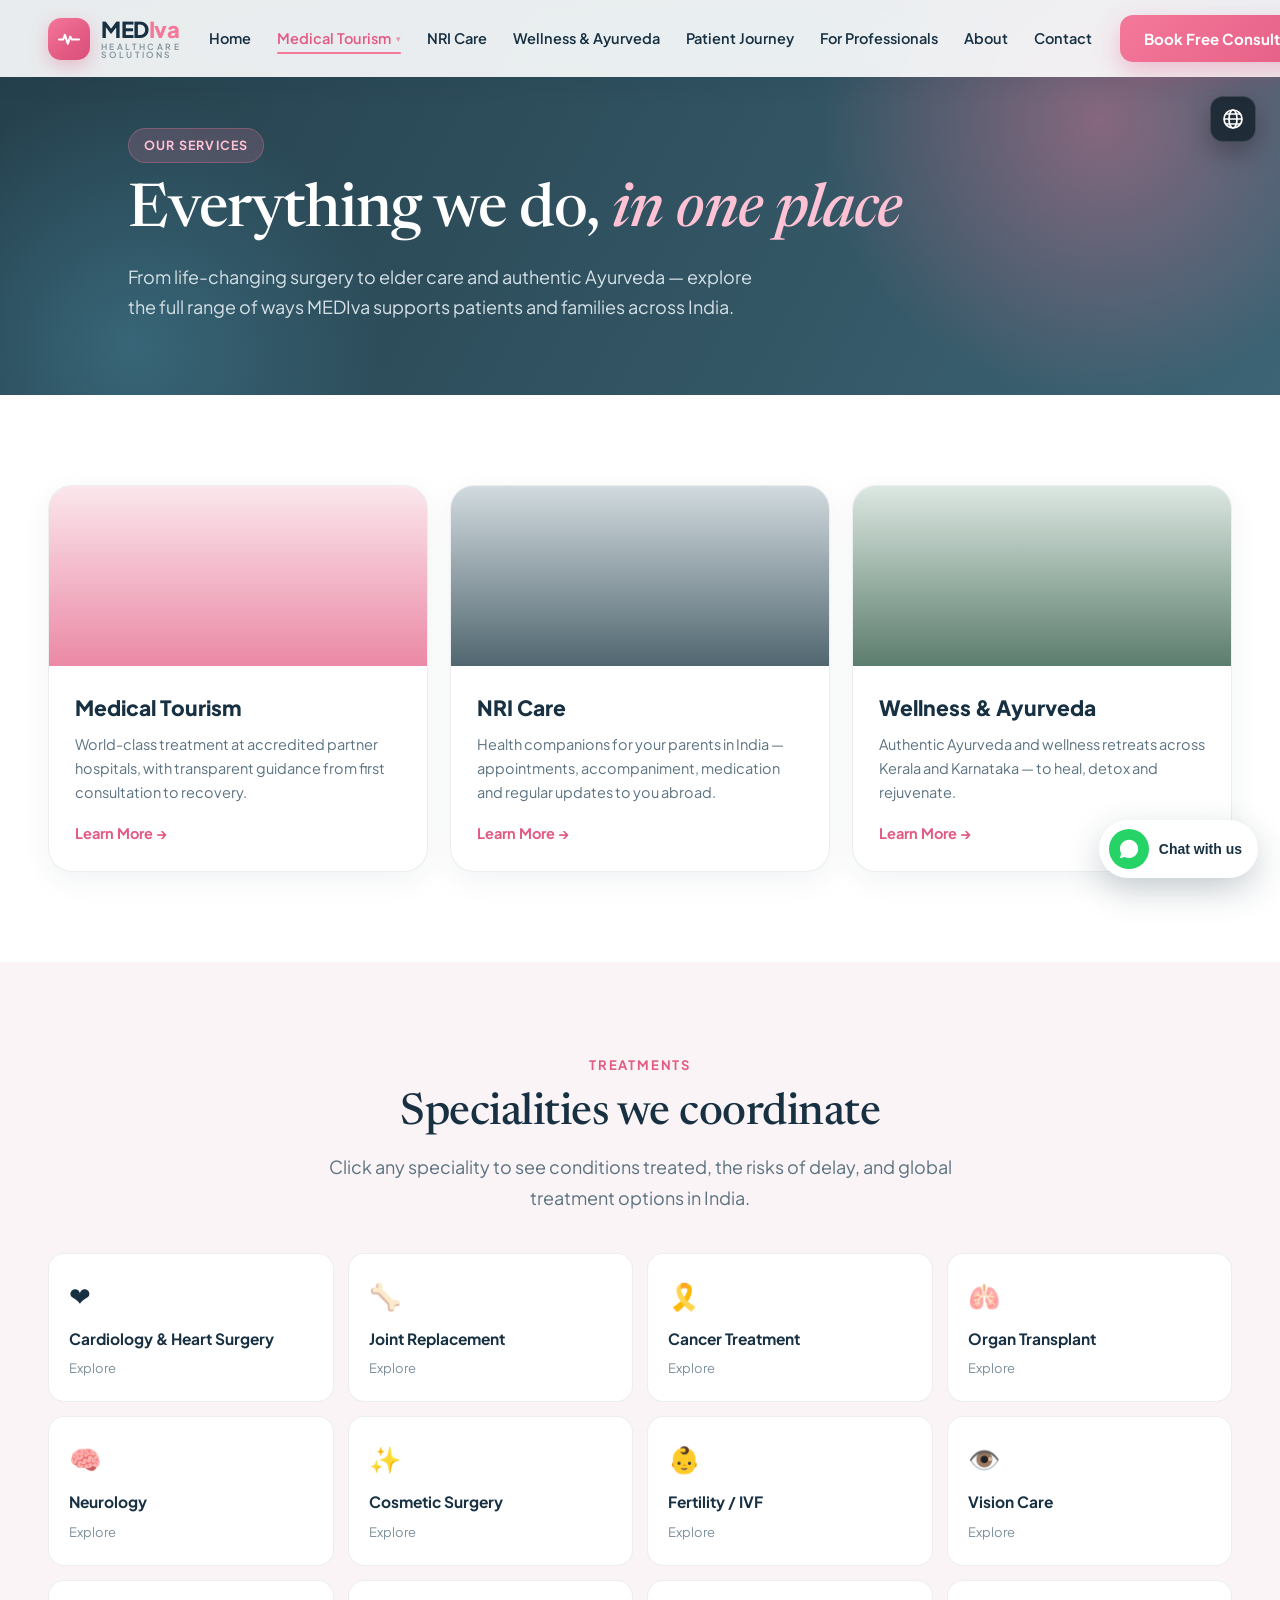
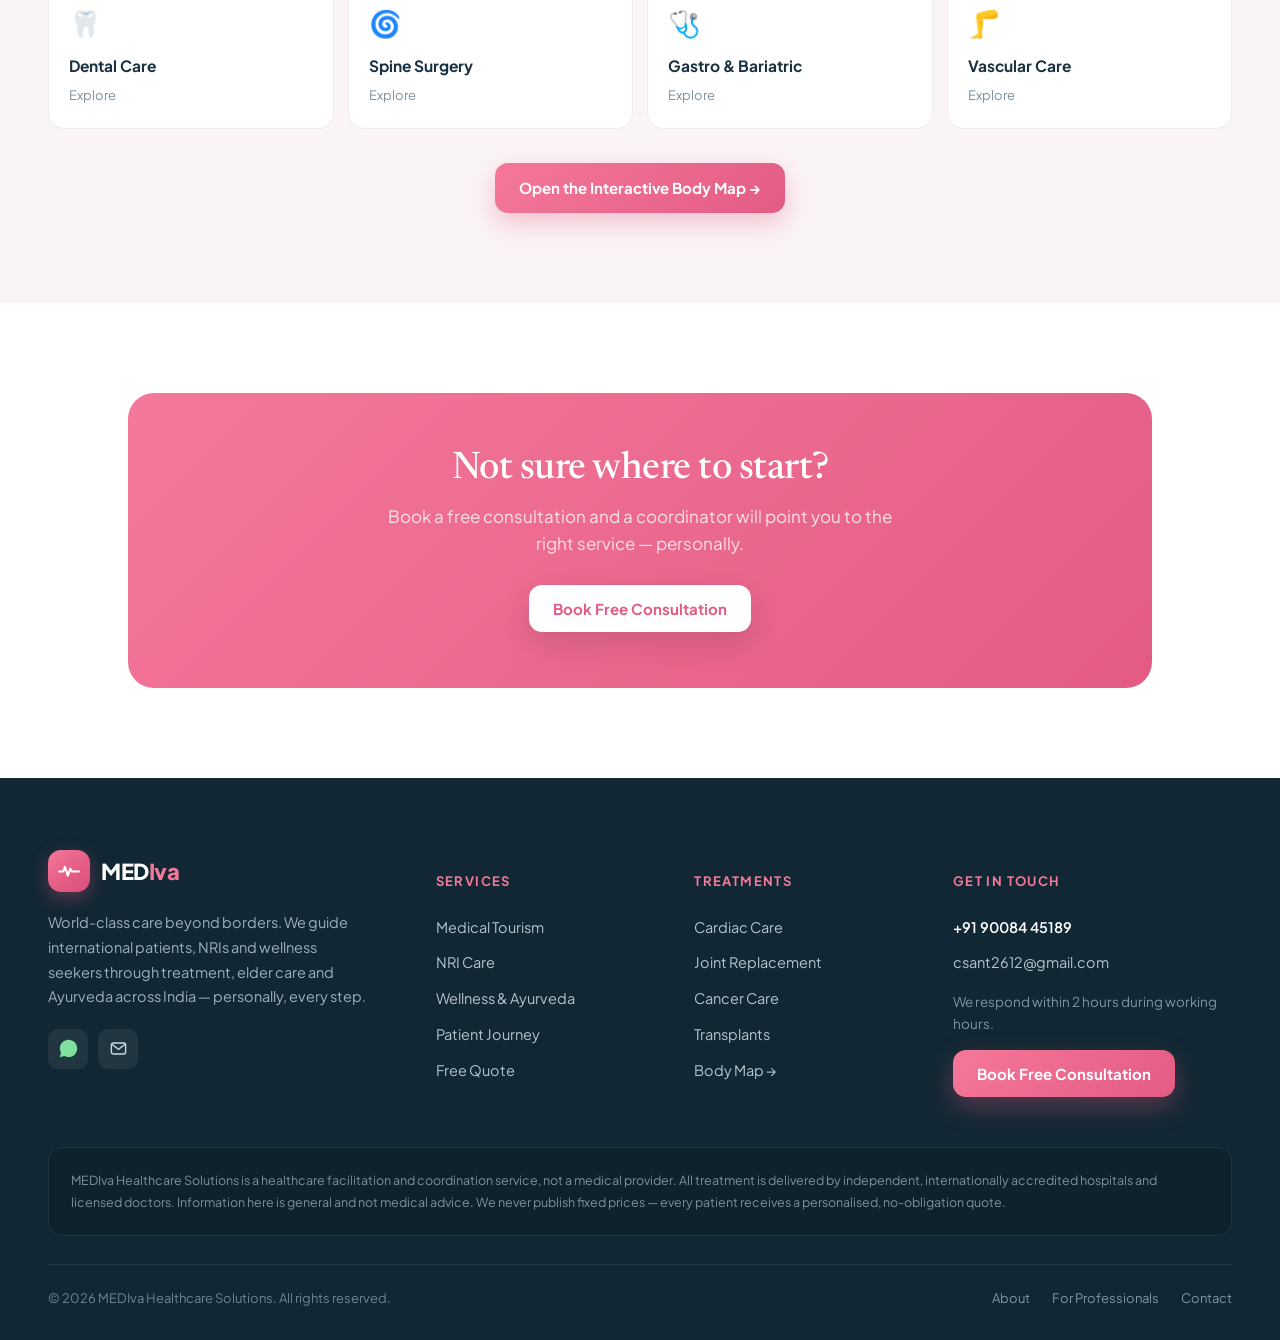
<file: services.html>
<!DOCTYPE html>
<html lang="en">
<head>
<meta charset="utf-8">
<meta name="viewport" content="width=device-width, initial-scale=1">
<title>Our Services | MEDIva Healthcare Solutions</title>
<meta name="description" content="Everything MEDIva offers — medical tourism, NRI elder care, wellness & Ayurveda, transparent quotes, and professional partnerships across India.">
<link rel="icon" type="image/svg+xml" href="assets/img/favicon.svg">
<link rel="preconnect" href="https://fonts.googleapis.com">
<link rel="preconnect" href="https://fonts.gstatic.com" crossorigin>
<link href="https://fonts.googleapis.com/css2?family=Newsreader:ital,opsz,wght@0,6..72,400;0,6..72,500;0,6..72,600;1,6..72,400;1,6..72,500&family=Plus+Jakarta+Sans:wght@400;500;600;700;800&display=swap" rel="stylesheet">
<link rel="stylesheet" href="assets/css/styles.css">
</head>
<body data-active="Medical Tourism">
<header id="site-header"></header>
<main>
<section class="hero hero-page" style="background:linear-gradient(120deg,rgba(20,49,62,.93),rgba(28,74,93,.86)),url(https://images.unsplash.com/photo-1505751172876-fa1923c5c528?auto=format&fit=crop&w=1600&q=70) center/cover">
  <div class="container-narrow">
    <span class="badge">Our Services</span>
    <h1 class="display on-dark" style="max-width:780px;margin-bottom:18px">Everything we do, <span class="italic">in one place</span></h1>
    <p class="lead on-dark" style="max-width:640px">From life-changing surgery to elder care and authentic Ayurveda — explore the full range of ways MEDIva supports patients and families across India.</p>
    
  </div>
</section>
<section class="section"><div class="container">
  <div class="grid cols-3">
    <a class="svc-card" href="medical-tourism.html"><div class="svc-media" style="background-image:linear-gradient(180deg,rgba(227,91,131,.15),rgba(227,91,131,.72)),url(https://images.unsplash.com/photo-1551601651-2a8555f1a136?auto=format&fit=crop&w=800&q=70)"></div><div class="svc-body"><h3>Medical Tourism</h3><p>World-class treatment at accredited partner hospitals, with transparent guidance from first consultation to recovery.</p><span class="svc-link">Learn More <span class="arrow">→</span></span></div></a><a class="svc-card" href="nri-care.html"><div class="svc-media" style="background-image:linear-gradient(180deg,rgba(28,74,93,.2),rgba(20,49,62,.74)),url(https://images.unsplash.com/photo-1576765608535-5f04d1e3f289?auto=format&fit=crop&w=800&q=70)"></div><div class="svc-body"><h3>NRI Care</h3><p>Health companions for your parents in India — appointments, accompaniment, medication and regular updates to you abroad.</p><span class="svc-link">Learn More <span class="arrow">→</span></span></div></a><a class="svc-card" href="wellness.html"><div class="svc-media" style="background-image:linear-gradient(180deg,rgba(60,125,90,.18),rgba(35,79,58,.74)),url(https://images.unsplash.com/photo-1544161515-4ab6ce6db874?auto=format&fit=crop&w=800&q=70)"></div><div class="svc-body"><h3>Wellness & Ayurveda</h3><p>Authentic Ayurveda and wellness retreats across Kerala and Karnataka — to heal, detox and rejuvenate.</p><span class="svc-link">Learn More <span class="arrow">→</span></span></div></a>
  </div>
</div></section>

<section class="section bg-tint"><div class="container">
  <div class="text-center measure" style="margin-bottom:40px"><span class="eyebrow">Treatments</span><h2 class="display">Specialities we coordinate</h2><p class="lead" style="margin-top:14px">Click any speciality to see conditions treated, the risks of delay, and global treatment options in India.</p></div>
  <div class="grid cols-4 gap-sm">
    <a class="treat-card light" href="body-part.html?part=heart"><div class="emoji">❤️</div><h4>Cardiology & Heart Surgery</h4><span>Explore <span class="go">→</span></span></a><a class="treat-card light" href="body-part.html?part=knee"><div class="emoji">🦴</div><h4>Joint Replacement</h4><span>Explore <span class="go">→</span></span></a><a class="treat-card light" href="body-part.html?part=lungs"><div class="emoji">🎗️</div><h4>Cancer Treatment</h4><span>Explore <span class="go">→</span></span></a><a class="treat-card light" href="body-part.html?part=kidney"><div class="emoji">🫁</div><h4>Organ Transplant</h4><span>Explore <span class="go">→</span></span></a><a class="treat-card light" href="body-part.html?part=brain"><div class="emoji">🧠</div><h4>Neurology</h4><span>Explore <span class="go">→</span></span></a><a class="treat-card light" href="body-part.html?part=hand"><div class="emoji">✨</div><h4>Cosmetic Surgery</h4><span>Explore <span class="go">→</span></span></a><a class="treat-card light" href="body-part.html?part=fertility"><div class="emoji">👶</div><h4>Fertility / IVF</h4><span>Explore <span class="go">→</span></span></a><a class="treat-card light" href="body-part.html?part=eyes"><div class="emoji">👁️</div><h4>Vision Care</h4><span>Explore <span class="go">→</span></span></a><a class="treat-card light" href="body-part.html?part=oral"><div class="emoji">🦷</div><h4>Dental Care</h4><span>Explore <span class="go">→</span></span></a><a class="treat-card light" href="body-part.html?part=spine"><div class="emoji">🌀</div><h4>Spine Surgery</h4><span>Explore <span class="go">→</span></span></a><a class="treat-card light" href="body-part.html?part=stomach"><div class="emoji">🩺</div><h4>Gastro & Bariatric</h4><span>Explore <span class="go">→</span></span></a><a class="treat-card light" href="body-part.html?part=leg"><div class="emoji">🦵</div><h4>Vascular Care</h4><span>Explore <span class="go">→</span></span></a>
  </div>
  <div class="text-center" style="margin-top:34px"><a class="btn btn-primary" href="index.html#bodymap">Open the Interactive Body Map →</a></div>
</div></section>

<section class="section"><div class="container-narrow"><div class="cta-band">
  <h2 class="display on-dark" style="font-size:38px;margin-bottom:12px">Not sure where to start?</h2>
  <p style="font-size:17px;color:#ffe1ea;margin:0 auto 28px;max-width:520px;line-height:1.6">Book a free consultation and a coordinator will point you to the right service — personally.</p>
  <button class="btn btn-white" data-book>Book Free Consultation</button>
</div></div></section>

</main>
<footer id="site-footer"></footer>
<div id="site-chrome"></div>
<script src="assets/js/main.js"></script>
</body>
</html>
</file>
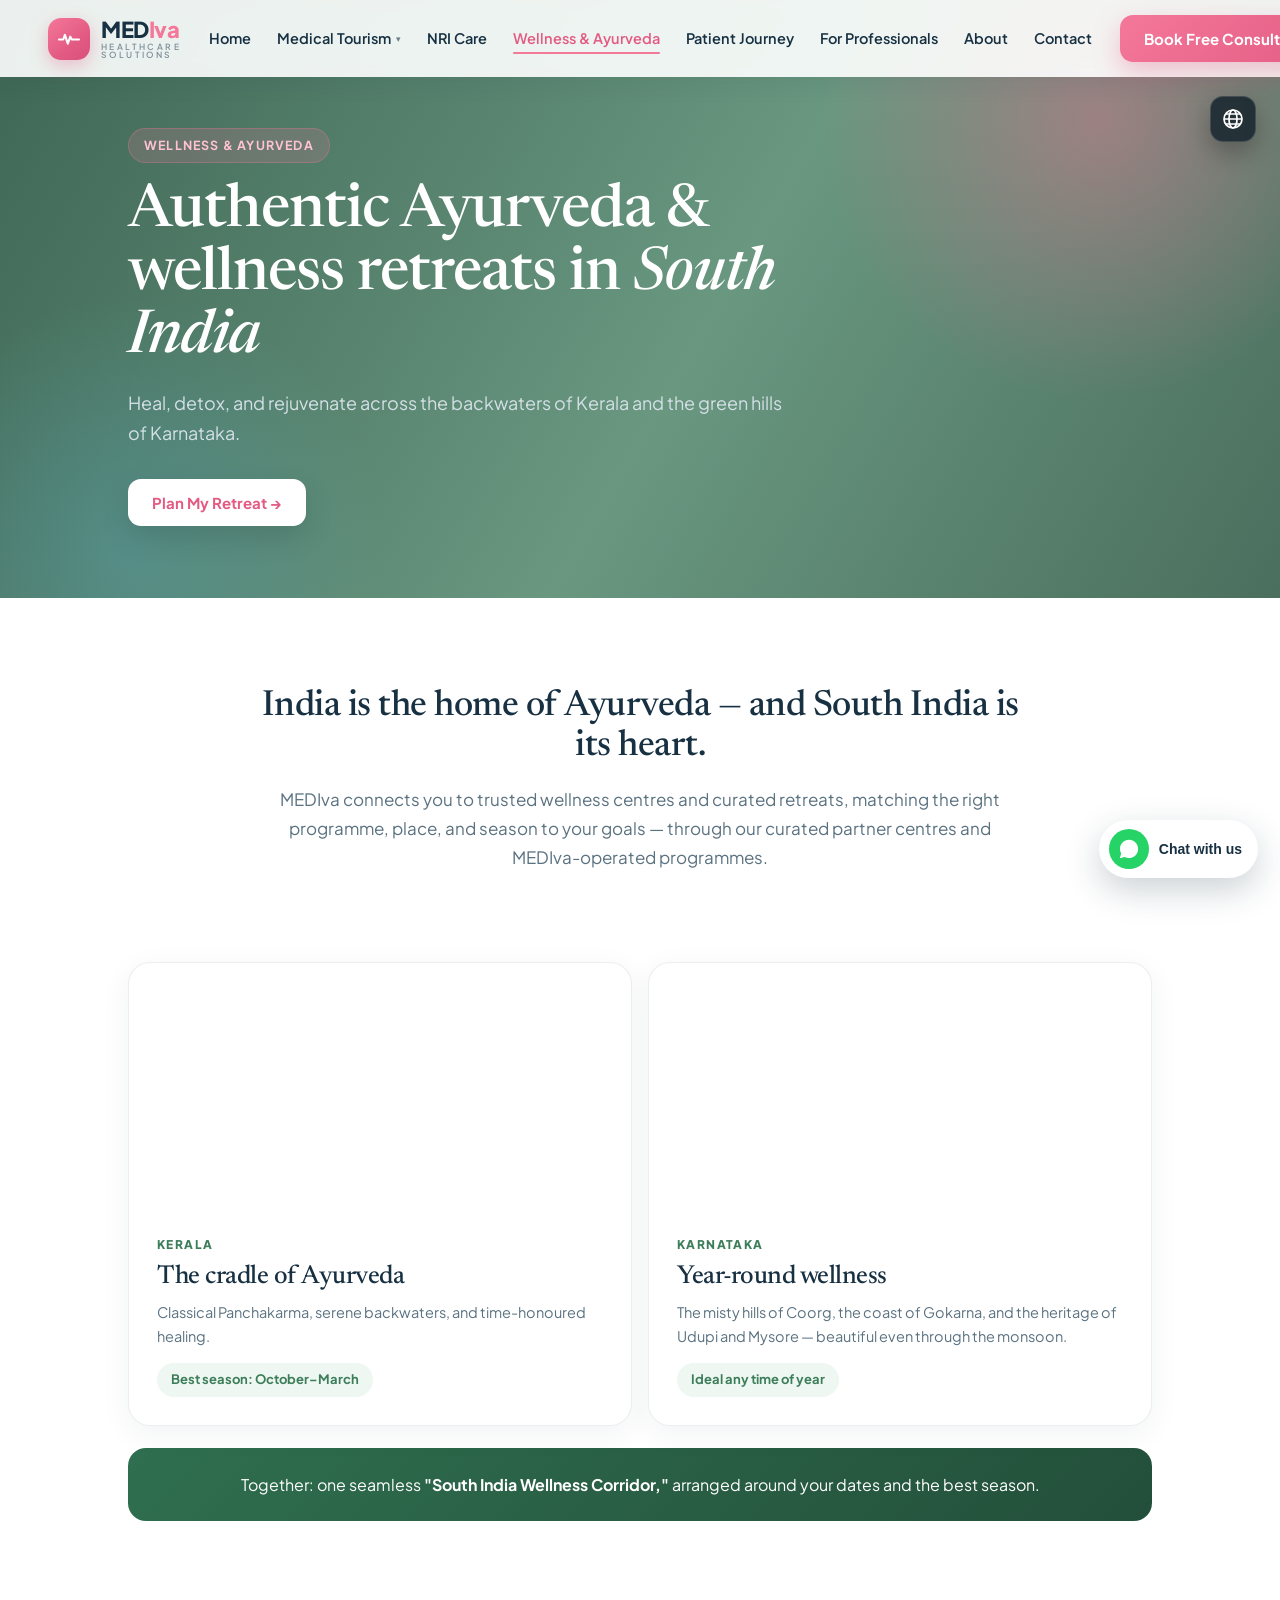
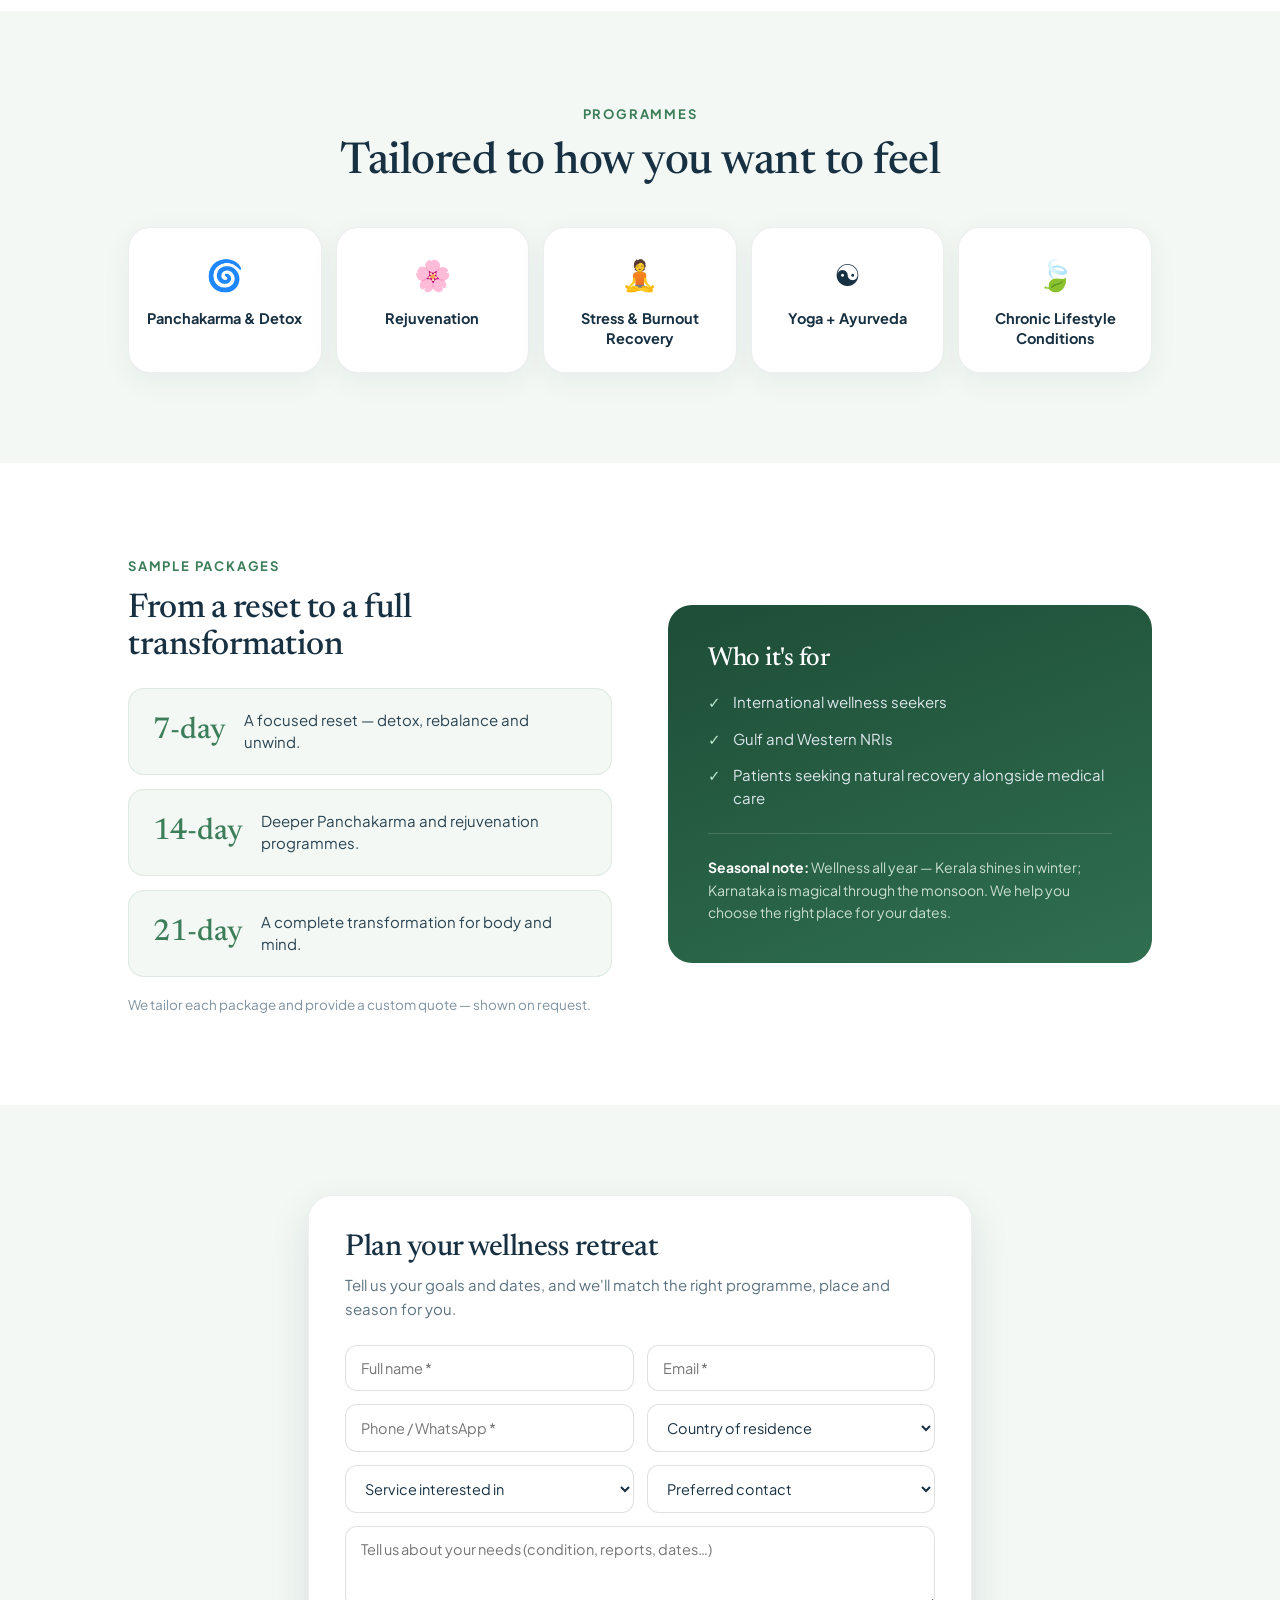
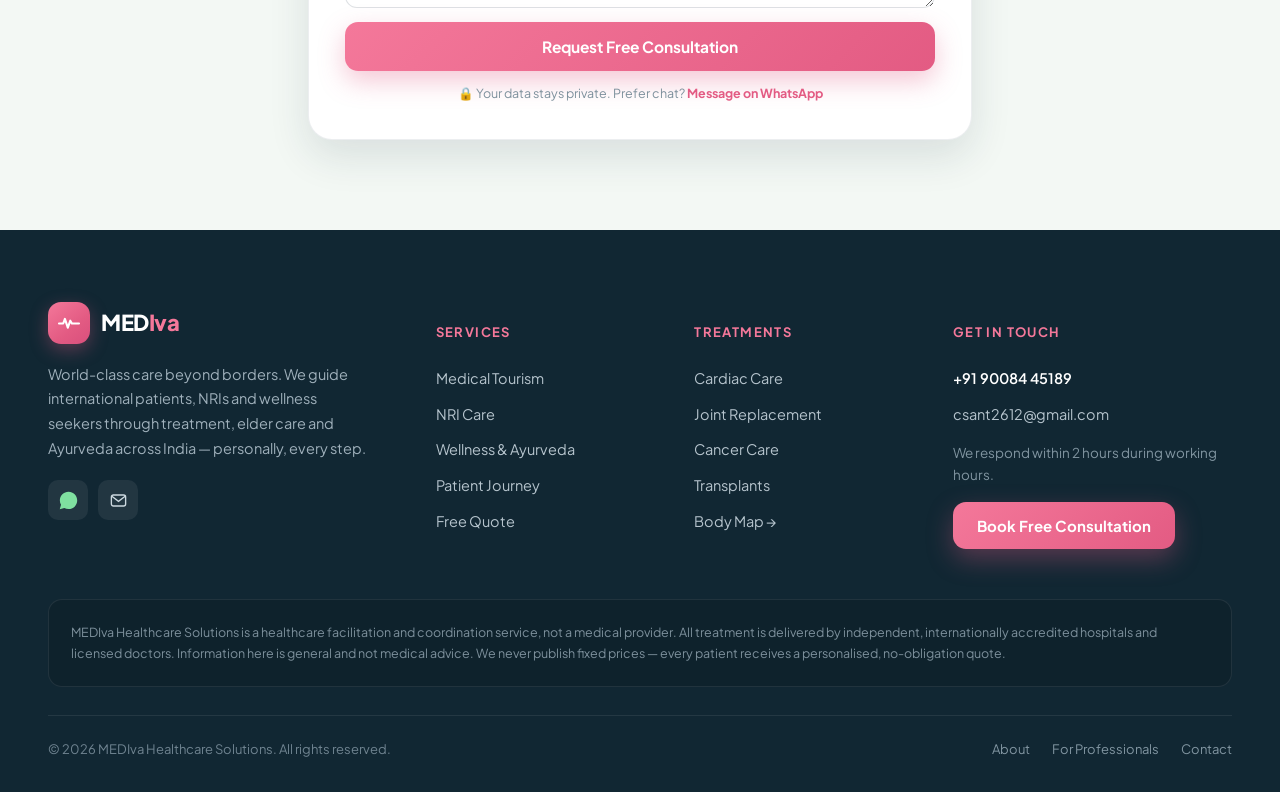
<file: wellness.html>
<!DOCTYPE html>
<html lang="en">
<head>
<meta charset="utf-8">
<meta name="viewport" content="width=device-width, initial-scale=1">
<title>Ayurveda & Wellness Retreats in South India | MEDIva</title>
<meta name="description" content="Authentic Ayurveda and wellness retreats across Kerala and Karnataka — Panchakarma, detox, yoga and rejuvenation, tailored to your goals and the right season.">
<link rel="icon" type="image/svg+xml" href="assets/img/favicon.svg">
<link rel="preconnect" href="https://fonts.googleapis.com">
<link rel="preconnect" href="https://fonts.gstatic.com" crossorigin>
<link href="https://fonts.googleapis.com/css2?family=Newsreader:ital,opsz,wght@0,6..72,400;0,6..72,500;0,6..72,600;1,6..72,400;1,6..72,500&family=Plus+Jakarta+Sans:wght@400;500;600;700;800&display=swap" rel="stylesheet">
<link rel="stylesheet" href="assets/css/styles.css">
</head>
<body data-active="Wellness & Ayurveda">
<header id="site-header"></header>
<main>
<section class="hero hero-page" style="background:linear-gradient(120deg,rgba(30,77,56,.86),rgba(47,111,79,.72) 55%,rgba(35,79,58,.82)),url(https://images.unsplash.com/photo-1544161515-4ab6ce6db874?auto=format&fit=crop&w=1600&q=70) center/cover">
  <div class="container-narrow"><span class="badge">Wellness & Ayurveda</span>
    <h1 class="display on-dark" style="max-width:780px;margin-bottom:18px">Authentic Ayurveda & wellness retreats in <span class="italic" style="color:#fff">South India</span></h1>
    <p class="lead on-dark" style="max-width:660px;margin-bottom:30px">Heal, detox, and rejuvenate across the backwaters of Kerala and the green hills of Karnataka.</p><button class="btn btn-white" data-book data-book-service="Wellness & Ayurveda">Plan My Retreat →</button>
  </div></section>
<section class="section"><div class="container-narrow text-center" style="max-width:820px"><h2 class="display" style="font-size:36px;margin-bottom:18px">India is the home of Ayurveda — and South India is its heart.</h2><p class="lead" style="font-size:17px">MEDIva connects you to trusted wellness centres and curated retreats, matching the right programme, place, and season to your goals — through our curated partner centres and MEDIva-operated programmes.</p></div></section>

<section class="section" style="padding-top:0"><div class="container-narrow"><div class="grid cols-2 gap-md">
  <div class="card" style="overflow:hidden"><div style="height:240px;background:url(https://images.unsplash.com/photo-1602216056096-3b40cc0c9944?auto=format&fit=crop&w=900&q=72) center/cover"></div><div style="padding:28px"><span style="font-weight:800;font-size:12px;letter-spacing:1.4px;text-transform:uppercase;color:#3c7d5a">Kerala</span><h3 class="display" style="font-size:26px;margin:8px 0 10px">The cradle of Ayurveda</h3><p style="font-size:14.5px;line-height:1.65;color:#5b7280;margin-bottom:14px">Classical Panchakarma, serene backwaters, and time-honoured healing.</p><div style="display:inline-flex;align-items:center;gap:8px;background:#eef7f1;border-radius:30px;padding:7px 14px"><span style="font-size:13px;font-weight:700;color:#3c7d5a">Best season: October–March</span></div></div></div>
  <div class="card" style="overflow:hidden"><div style="height:240px;background:url(https://images.unsplash.com/photo-1593069567131-53a0614dde1d?auto=format&fit=crop&w=900&q=72) center/cover"></div><div style="padding:28px"><span style="font-weight:800;font-size:12px;letter-spacing:1.4px;text-transform:uppercase;color:#3c7d5a">Karnataka</span><h3 class="display" style="font-size:26px;margin:8px 0 10px">Year-round wellness</h3><p style="font-size:14.5px;line-height:1.65;color:#5b7280;margin-bottom:14px">The misty hills of Coorg, the coast of Gokarna, and the heritage of Udupi and Mysore — beautiful even through the monsoon.</p><div style="display:inline-flex;align-items:center;gap:8px;background:#eef7f1;border-radius:30px;padding:7px 14px"><span style="font-size:13px;font-weight:700;color:#3c7d5a">Ideal any time of year</span></div></div></div>
</div>
<div style="margin-top:22px;background:linear-gradient(135deg,#2f6f4f,#234f3a);border-radius:18px;padding:24px 30px;text-align:center"><p style="font-size:16px;color:#fff;line-height:1.6">Together: one seamless <strong>"South India Wellness Corridor,"</strong> arranged around your dates and the best season.</p></div>
</div></section>

<section class="section" style="background:#f3f8f4"><div class="container-narrow">
  <div class="text-center measure" style="margin-bottom:40px"><span class="eyebrow" style="color:#3c7d5a">Programmes</span><h2 class="display">Tailored to how you want to feel</h2></div>
  <div class="grid cols-5 gap-sm">
    <div class="card card-pad" style="text-align:center;padding:24px 18px"><div style="font-size:30px;margin-bottom:12px">🌀</div><h4 style="font-size:14.5px;font-weight:700;line-height:1.35">Panchakarma & Detox</h4></div><div class="card card-pad" style="text-align:center;padding:24px 18px"><div style="font-size:30px;margin-bottom:12px">🌸</div><h4 style="font-size:14.5px;font-weight:700;line-height:1.35">Rejuvenation</h4></div><div class="card card-pad" style="text-align:center;padding:24px 18px"><div style="font-size:30px;margin-bottom:12px">🧘</div><h4 style="font-size:14.5px;font-weight:700;line-height:1.35">Stress & Burnout Recovery</h4></div><div class="card card-pad" style="text-align:center;padding:24px 18px"><div style="font-size:30px;margin-bottom:12px">☯️</div><h4 style="font-size:14.5px;font-weight:700;line-height:1.35">Yoga + Ayurveda</h4></div><div class="card card-pad" style="text-align:center;padding:24px 18px"><div style="font-size:30px;margin-bottom:12px">🍃</div><h4 style="font-size:14.5px;font-weight:700;line-height:1.35">Chronic Lifestyle Conditions</h4></div>
  </div>
</div></section>

<section class="section"><div class="container-narrow"><div class="split">
  <div><span class="eyebrow" style="color:#3c7d5a">Sample Packages</span><h2 class="display" style="font-size:34px;margin-bottom:22px">From a reset to a full transformation</h2>
  <div style="display:flex;flex-direction:column;gap:14px">
  <div style="display:flex;align-items:center;gap:18px;background:#f3f8f4;border:1px solid rgba(60,125,90,.12);border-radius:16px;padding:20px 24px"><span style="font-family:var(--serif);font-size:30px;font-weight:500;color:#3c7d5a;flex:none;min-width:70px">7-day</span><span style="font-size:15px;color:#2a4452;line-height:1.5">A focused reset — detox, rebalance and unwind.</span></div><div style="display:flex;align-items:center;gap:18px;background:#f3f8f4;border:1px solid rgba(60,125,90,.12);border-radius:16px;padding:20px 24px"><span style="font-family:var(--serif);font-size:30px;font-weight:500;color:#3c7d5a;flex:none;min-width:70px">14-day</span><span style="font-size:15px;color:#2a4452;line-height:1.5">Deeper Panchakarma and rejuvenation programmes.</span></div><div style="display:flex;align-items:center;gap:18px;background:#f3f8f4;border:1px solid rgba(60,125,90,.12);border-radius:16px;padding:20px 24px"><span style="font-family:var(--serif);font-size:30px;font-weight:500;color:#3c7d5a;flex:none;min-width:70px">21-day</span><span style="font-size:15px;color:#2a4452;line-height:1.5">A complete transformation for body and mind.</span></div>
  </div><p style="font-size:13.5px;color:#8093a0;margin-top:18px">We tailor each package and provide a custom quote — shown on request.</p></div>
  <div style="background:linear-gradient(160deg,#1e4d38,#2f6f4f);border-radius:24px;padding:40px"><h3 class="display on-dark" style="font-size:26px;margin-bottom:18px">Who it's for</h3><ul class="checklist on-dark" style="gap:14px"><li><span class="tick" style="color:#b8e6c8">✓</span><span>International wellness seekers</span></li><li><span class="tick" style="color:#b8e6c8">✓</span><span>Gulf and Western NRIs</span></li><li><span class="tick" style="color:#b8e6c8">✓</span><span>Patients seeking natural recovery alongside medical care</span></li></ul><div style="margin-top:24px;padding-top:22px;border-top:1px solid rgba(255,255,255,.14)"><p style="font-size:14px;color:#c8ddd0;line-height:1.6"><strong style="color:#fff">Seasonal note:</strong> Wellness all year — Kerala shines in winter; Karnataka is magical through the monsoon. We help you choose the right place for your dates.</p></div></div>
</div></div></section>

<section class="section" style="background:#f3f8f4"><div class="container" style="max-width:720px"><div data-enquiry-wrap>
  <div class="form-card" data-enquiry data-service="Wellness & Ayurveda">
    <h3 class="display" style="font-size:30px;margin-bottom:8px">Plan your wellness retreat</h3>
    <p style="font-size:15px;color:var(--slate);line-height:1.6;margin-bottom:24px">Tell us your goals and dates, and we'll match the right programme, place and season for you.</p>
    <div class="form-row"><input class="field" name="name" placeholder="Full name *"><input class="field" name="email" placeholder="Email *"></div>
    <div class="form-row"><input class="field" name="phone" placeholder="Phone / WhatsApp *">
      <select class="field" name="country"><option value="">Country of residence</option><option>UAE</option><option>UK</option><option>Nigeria</option><option>Kenya</option><option>USA</option><option>Canada</option><option>Germany</option><option>Australia</option><option>India</option><option>Other</option></select></div>
    <div class="form-row"><select class="field" name="service"><option value="">Service interested in</option><option>Medical Treatment</option><option>NRI Care</option><option>Wellness & Ayurveda</option><option>Professional Partnership</option></select>
      <select class="field" name="contact"><option value="">Preferred contact</option><option>WhatsApp</option><option>Email</option><option>Call</option></select></div>
    <textarea class="field" name="message" rows="3" placeholder="Tell us about your needs (condition, reports, dates…)" style="margin-bottom:8px"></textarea>
    <div class="form-error hidden" data-err></div>
    <button class="btn btn-primary btn-block btn-lg" type="button" data-submit>Request Free Consultation</button>
    <p class="form-note">🔒 Your data stays private. Prefer chat? <a href="https://wa.me/919008445189?text=Hello%20MEDIva!%20I'd%20like%20a%20free%20consultation." target="_blank" rel="noopener">Message on WhatsApp</a></p>
  </div>
  <div class="form-card form-success hidden" data-enquiry-success>
    <div class="ok"><svg width="34" height="34" viewBox="0 0 24 24" fill="none"><path d="M5 13l4 4 10-11" stroke="#1faa4f" stroke-width="2.6" stroke-linecap="round" stroke-linejoin="round"/></svg></div>
    <h3 class="display" style="font-size:26px;margin-bottom:10px">Thank you — message ready to send</h3>
    <p style="font-size:14.5px;line-height:1.65;color:var(--slate);margin:0 auto 20px;max-width:360px">Your request has reached the MEDIva team. We'll respond within 2 hours during working hours.</p>
    <a class="btn" style="background:#25d366;color:#fff" data-wa-final href="https://wa.me/919008445189?text=Hello%20MEDIva!%20I'd%20like%20a%20free%20consultation." target="_blank" rel="noopener">Also message on WhatsApp</a>
  </div>
</div></div></section>

</main>
<footer id="site-footer"></footer>
<div id="site-chrome"></div>
<script src="assets/js/main.js"></script>
</body>
</html>
</file>
<file: assets/css/styles.css>
/* ===========================================================
   MEDIva Healthcare Solutions — production stylesheet
   Palette: pink #f4789a / #e35b83 · ink #173042 · cloud #fbf4f6
   Fonts: Newsreader (serif display) + Plus Jakarta Sans (UI)
   =========================================================== */

:root {
  --pink: #f4789a;
  --pink-deep: #e35b83;
  --pink-soft: #fff2f6;
  --pink-tint: #fbf4f6;
  --ink: #173042;
  --ink-2: #1c4a5d;
  --slate: #5b7280;
  --slate-2: #7d909c;
  --line: rgba(23, 48, 66, .08);
  --green: #3c7d5a;
  --green-2: #2f6f4f;
  --wa: #25d366;
  --shadow-sm: 0 8px 30px rgba(23, 48, 66, .06);
  --shadow-md: 0 16px 40px rgba(23, 48, 66, .12);
  --shadow-lg: 0 30px 70px rgba(23, 48, 66, .16);
  --maxw: 1240px;
  --maxw-narrow: 1080px;
  --serif: 'Newsreader', Georgia, serif;
  --sans: 'Plus Jakarta Sans', system-ui, sans-serif;
}

* { box-sizing: border-box; }
html { scroll-behavior: smooth; }
body {
  margin: 0;
  font-family: var(--sans);
  color: var(--ink);
  background: #fff;
  -webkit-font-smoothing: antialiased;
  line-height: 1.5;
}
img { max-width: 100%; display: block; }
a { color: inherit; }
h1, h2, h3, h4 { margin: 0; }
p { margin: 0; }
ul { margin: 0; padding: 0; list-style: none; }

/* ---------- layout primitives ---------- */
.container { max-width: var(--maxw); margin: 0 auto; padding: 0 28px; }
.container-narrow { max-width: var(--maxw-narrow); margin: 0 auto; padding: 0 28px; }
.section { padding: 90px 0; }
.section-sm { padding: 64px 0; }
.bg-tint { background: var(--pink-tint); }
.bg-ink { background: var(--ink); }
.text-center { text-align: center; }
.measure { max-width: 680px; margin-left: auto; margin-right: auto; }
.measure-wide { max-width: 720px; margin-left: auto; margin-right: auto; }

.eyebrow {
  display: inline-block;
  font-weight: 700; font-size: 13px;
  letter-spacing: 1.8px; text-transform: uppercase;
  color: var(--pink-deep); margin-bottom: 14px;
}
.eyebrow.on-dark { color: #ffc2d4; }
.eyebrow.on-green { color: #b8e6c8; }

.display {
  font-family: var(--serif); font-weight: 500; letter-spacing: -.5px;
  line-height: 1.1; color: var(--ink);
}
h1.display { font-size: clamp(38px, 5.4vw, 60px); line-height: 1.05; letter-spacing: -1px; }
h2.display { font-size: clamp(30px, 3.6vw, 44px); }
h3.display { font-size: clamp(24px, 2.6vw, 32px); }
.display .italic { font-style: italic; color: var(--pink-deep); }
.on-dark { color: #fff; }
.on-dark .italic { color: #ffc2d4; }
.lead { font-size: 18px; line-height: 1.7; color: var(--slate); }
.lead.on-dark { color: #d4e0e6; }

/* ---------- buttons ---------- */
.btn {
  display: inline-flex; align-items: center; gap: 8px;
  font-family: var(--sans); font-weight: 700; font-size: 15px;
  padding: 14px 24px; border-radius: 13px; border: none;
  cursor: pointer; text-decoration: none; transition: transform .2s, box-shadow .2s, background .2s;
  white-space: nowrap;
}
.btn-primary { color: #fff; background: linear-gradient(135deg, var(--pink), var(--pink-deep)); box-shadow: 0 10px 26px rgba(227, 91, 131, .34); }
.btn-primary:hover { transform: translateY(-2px); box-shadow: 0 14px 32px rgba(227, 91, 131, .44); }
.btn-white { color: var(--pink-deep); background: #fff; box-shadow: 0 12px 30px rgba(0, 0, 0, .12); }
.btn-white:hover { transform: translateY(-2px); }
.btn-ghost { color: #fff; background: rgba(255, 255, 255, .08); border: 1px solid rgba(255, 255, 255, .24); }
.btn-ghost:hover { background: rgba(255, 255, 255, .18); }
.btn-ink { color: var(--ink); background: #fff; }
.btn-block { width: 100%; justify-content: center; }
.btn-lg { padding: 15px 28px; font-size: 15.5px; }

/* ---------- header / nav ---------- */
.site-header {
  position: fixed; top: 0; left: 0; right: 0; z-index: 1000;
  transition: background .25s, box-shadow .25s, padding .25s;
  background: rgba(255, 255, 255, .9); box-shadow: 0 4px 24px rgba(23, 48, 66, .08);
  -webkit-backdrop-filter: saturate(140%) blur(10px); backdrop-filter: saturate(140%) blur(10px);
}
.site-header.transparent { background: transparent; box-shadow: none; }
.nav {
  max-width: var(--maxw); margin: 0 auto; padding: 15px 28px;
  display: grid; grid-template-columns: 1fr auto 1fr; align-items: center; gap: 16px;
  transition: padding .25s;
}
.site-header.scrolled .nav { padding: 9px 28px; }
.brand { display: inline-flex; align-items: center; gap: 11px; text-decoration: none; justify-self: start; }
.brand-mark {
  width: 42px; height: 42px; border-radius: 13px; flex: none;
  background: linear-gradient(140deg, var(--pink), var(--pink-deep) 60%, #d94f7c);
  display: inline-flex; align-items: center; justify-content: center;
  box-shadow: 0 6px 18px rgba(227, 91, 131, .35);
}
.brand-text { display: flex; flex-direction: column; line-height: 1; }
.brand-name { font-family: var(--sans); font-weight: 800; font-size: 22px; letter-spacing: -.5px; color: var(--ink); }
.brand-name .accent { color: var(--pink); }
.brand-sub { font-weight: 600; font-size: 8.5px; letter-spacing: 2.4px; text-transform: uppercase; color: var(--slate-2); margin-top: 3px; }
.site-header.transparent .brand-name { color: #fff; }
.site-header.transparent .brand-sub { color: rgba(255, 255, 255, .7); }

.nav-menu { justify-self: center; display: flex; align-items: center; gap: 2px; }
.nav-item { position: relative; }
.nav-link {
  position: relative; display: inline-flex; align-items: center; gap: 5px;
  padding: 9px 12px; font-weight: 600; font-size: 14.5px; color: var(--ink);
  text-decoration: none; border-radius: 9px; white-space: nowrap;
}
.site-header.transparent .nav-link { color: rgba(255, 255, 255, .92); }
.nav-link .caret { font-size: 9px; opacity: .6; }
.nav-link::after {
  content: ""; position: absolute; left: 12px; right: 12px; bottom: 4px;
  height: 2px; background: var(--pink); border-radius: 2px;
  transform: scaleX(0); transform-origin: left; transition: transform .22s;
}
.nav-link:hover::after, .nav-link.active::after { transform: scaleX(1); }
.nav-link.active { color: var(--pink-deep); }

.nav-drop {
  position: absolute; top: 100%; left: 50%; transform: translateX(-50%) translateY(8px);
  padding-top: 10px; opacity: 0; visibility: hidden; pointer-events: none;
  transition: opacity .18s, transform .18s, visibility .18s;
}
.nav-item:hover .nav-drop { opacity: 1; visibility: visible; transform: translateX(-50%) translateY(0); pointer-events: auto; }
.nav-drop-inner {
  background: #fff; border-radius: 16px; box-shadow: 0 18px 50px rgba(23, 48, 66, .16);
  border: 1px solid rgba(23, 48, 66, .07); padding: 8px; min-width: 250px;
}
.nav-drop a {
  display: block; padding: 11px 14px; border-radius: 10px;
  font-weight: 600; font-size: 14px; color: var(--ink); text-decoration: none;
  transition: background .15s, color .15s;
}
.nav-drop a:hover { background: var(--pink-soft); color: var(--pink-deep); }

.nav-actions { justify-self: end; display: flex; align-items: center; gap: 10px; }
.nav-wa {
  width: 42px; height: 42px; border-radius: 11px; display: none;
  align-items: center; justify-content: center;
  background: rgba(37, 211, 102, .13); border: 1px solid rgba(37, 211, 102, .27);
}
.burger { display: none; border: none; background: transparent; cursor: pointer; padding: 8px; }
.burger span { display: block; width: 24px; height: 2.5px; background: var(--ink); border-radius: 2px; margin: 5px 0; transition: background .2s; }
.site-header.transparent .burger span { background: #fff; }

.mobile-menu { display: none; background: #fff; border-top: 1px solid var(--line); padding: 12px 20px 22px; box-shadow: var(--shadow-md); }
.mobile-menu.open { display: block; }
.mobile-menu a { display: block; padding: 13px 8px; font-weight: 700; font-size: 16px; color: var(--ink); text-decoration: none; border-bottom: 1px solid var(--line); }
.mobile-menu .btn { margin-top: 16px; }

@media (max-width: 1080px) {
  .nav-menu { display: none; }
  .burger { display: block; }
  .nav .btn-book { display: none; }
  .nav-wa { display: inline-flex; }
}

/* ---------- hero ---------- */
.hero { position: relative; overflow: hidden; padding: 150px 0 90px; background: var(--ink); }
.hero-page { padding: 128px 0 72px; }
.hero::before, .hero::after { content: ""; position: absolute; border-radius: 50%; pointer-events: none; }
.hero::before { top: -180px; right: -120px; width: 600px; height: 600px; background: radial-gradient(circle, rgba(244, 120, 154, .42), transparent 66%); }
.hero::after { bottom: -220px; left: -140px; width: 540px; height: 540px; background: radial-gradient(circle, rgba(91, 180, 210, .28), transparent 66%); }
.hero > .container, .hero > .container-narrow { position: relative; z-index: 2; }
.hero-grid { display: grid; grid-template-columns: 1.05fr .95fr; gap: 56px; align-items: center; }
.hero-photo { width: 100%; height: 460px; border-radius: 26px; background-size: cover; background-position: center; box-shadow: 0 30px 70px rgba(0, 0, 0, .35); }

.badge {
  display: inline-flex; align-items: center; gap: 9px;
  background: rgba(244, 120, 154, .18); border: 1px solid rgba(244, 120, 154, .3);
  border-radius: 40px; padding: 7px 15px; margin-bottom: 18px;
  font-size: 12.5px; font-weight: 700; letter-spacing: 1.2px; text-transform: uppercase; color: #ffc2d4;
}
.badge .dot { width: 7px; height: 7px; border-radius: 50%; background: var(--pink); }
.badge.lower { text-transform: none; letter-spacing: .4px; font-weight: 600; color: #e7eef1; background: rgba(255, 255, 255, .1); border-color: rgba(255, 255, 255, .16); }

.hero-cta { display: flex; gap: 13px; flex-wrap: wrap; margin-top: 34px; }
.hero-trust { display: flex; align-items: center; gap: 16px; margin-top: 34px; }
.avatars { display: flex; }
.avatars span { width: 38px; height: 38px; border-radius: 50%; border: 2px solid var(--ink-2); }
.avatars span + span { margin-left: -12px; }

.float-card { position: absolute; background: #fff; border-radius: 16px; padding: 14px 18px; box-shadow: 0 16px 40px rgba(0, 0, 0, .22); }

/* ---------- counters band ---------- */
.counters { background: #112733; }
.counters-grid { display: grid; grid-template-columns: repeat(4, 1fr); gap: 24px; padding: 30px 0; }
.counter { text-align: center; }
.counter:not(:last-child) { border-right: 1px solid rgba(255, 255, 255, .08); }
.counter .num { font-family: var(--serif); font-weight: 500; font-size: 40px; color: #fff; }
.counter .lbl { font-size: 13px; color: #9fb0bb; letter-spacing: .3px; }

/* ---------- grids & cards ---------- */
.grid { display: grid; gap: 22px; }
.cols-2 { grid-template-columns: repeat(2, 1fr); }
.cols-3 { grid-template-columns: repeat(3, 1fr); }
.cols-4 { grid-template-columns: repeat(4, 1fr); }
.cols-5 { grid-template-columns: repeat(5, 1fr); }
.gap-sm { gap: 14px; }
.gap-md { gap: 16px; }

.card { background: #fff; border: 1px solid var(--line); border-radius: 22px; box-shadow: var(--shadow-sm); }
.card-pad { padding: 30px; }

.svc-card { background: #fff; border: 1px solid var(--line); border-radius: 24px; overflow: hidden; box-shadow: var(--shadow-sm); transition: transform .25s, box-shadow .25s; text-decoration: none; display: block; }
.svc-card:hover { transform: translateY(-6px); box-shadow: var(--shadow-lg); }
.svc-media { height: 180px; position: relative; display: flex; align-items: flex-end; padding: 22px; background-size: cover; background-position: center; }
.svc-media .icon { position: relative; width: 54px; height: 54px; border-radius: 15px; background: rgba(255, 255, 255, .95); display: inline-flex; align-items: center; justify-content: center; }
.svc-body { padding: 26px; }
.svc-body h3 { font-size: 21px; font-weight: 800; color: var(--ink); margin-bottom: 10px; }
.svc-body p { font-size: 14.5px; line-height: 1.65; color: var(--slate); margin-bottom: 16px; }
.svc-link { font-weight: 700; font-size: 14.5px; color: var(--pink-deep); }
.svc-card:hover .arrow { transform: translateX(4px); }
.arrow { display: inline-block; transition: transform .2s; }

.feature { background: #fff; border: 1px solid var(--line); border-radius: 18px; padding: 24px; }
.feature .thumb { width: 54px; height: 54px; border-radius: 13px; margin-bottom: 14px; background-size: cover; background-position: center; box-shadow: 0 6px 16px rgba(23, 48, 66, .14); }
.feature .ic { width: 46px; height: 46px; border-radius: 12px; background: var(--pink-soft); display: inline-flex; align-items: center; justify-content: center; font-size: 22px; margin-bottom: 14px; }
.feature h4 { font-size: 16px; font-weight: 800; color: var(--ink); margin-bottom: 7px; }
.feature p { font-size: 13.5px; line-height: 1.6; color: var(--slate); }

.treat-card { background: rgba(255, 255, 255, .05); border: 1px solid rgba(255, 255, 255, .1); border-radius: 16px; padding: 22px 20px; text-decoration: none; display: block; transition: background .22s, border-color .22s, transform .22s, box-shadow .22s; }
.treat-card .emoji { font-size: 26px; margin-bottom: 14px; }
.treat-card h4 { font-size: 15.5px; font-weight: 700; color: #fff; margin-bottom: 6px; line-height: 1.3; }
.treat-card span { font-size: 13px; color: #9fb0bb; }
.treat-card:hover { background: #fff; border-color: var(--pink); transform: translateY(-3px); box-shadow: var(--shadow-md); }
.treat-card:hover h4, .treat-card:hover span { color: var(--ink); }

/* on light treatment grid (medical tourism) */
.treat-card.light { background: #fff; border-color: var(--line); }
.treat-card.light h4 { color: var(--ink); }
.treat-card.light span { color: var(--slate-2); }
.treat-card.light:hover { box-shadow: var(--shadow-md); }
.treat-card .go { opacity: 0; transform: translateX(-4px); display: inline-block; transition: all .2s; color: var(--pink-deep); }
.treat-card:hover .go { opacity: 1; transform: translateX(0); }

/* ---------- split / band ---------- */
.split { display: grid; grid-template-columns: 1fr 1fr; gap: 56px; align-items: center; }
.split-photo { width: 100%; height: 420px; border-radius: 24px; background-size: cover; background-position: center; box-shadow: var(--shadow-lg); }
.checklist { display: flex; flex-direction: column; gap: 12px; }
.checklist li { display: flex; align-items: flex-start; gap: 12px; font-size: 15px; color: var(--ink); }
.checklist .tick { color: var(--pink-deep); font-weight: 800; }
.checklist.on-dark li { color: #dde7ec; }
.checklist.on-dark .tick { color: #ffc2d4; }

.cta-band { border-radius: 26px; padding: 56px 40px; text-align: center; background: linear-gradient(135deg, var(--pink), var(--pink-deep)); }
.panel-band { background: linear-gradient(135deg, #14313e, var(--ink-2)); border-radius: 26px; padding: 48px; }

/* ---------- body map ---------- */
.bodymap { background: linear-gradient(180deg, #fbf4f6, #fff); }
.bodymap-grid { display: grid; grid-template-columns: 1fr 1.05fr; gap: 40px; align-items: center; }
.figure-wrap { display: flex; justify-content: center; }
.figure { position: relative; width: 300px; height: 660px; flex: none; }
.figure-glow { position: absolute; inset: -10% -22% 2%; background: radial-gradient(ellipse at 50% 40%, rgba(244, 120, 154, .16), transparent 60%); }
.figure svg { position: absolute; inset: 0; filter: drop-shadow(0 22px 34px rgba(23, 48, 66, .18)); }
.hot { position: absolute; transform: translate(-50%, -50%); text-decoration: none; display: flex; align-items: center; justify-content: center; }
.hot:hover { z-index: 40; }
.blob { border-radius: 50%; display: flex; align-items: center; justify-content: center; transition: transform .32s cubic-bezier(.34, 1.56, .64, 1), background .3s; background: radial-gradient(circle, rgba(244, 120, 154, .34), rgba(244, 120, 154, .12) 65%, transparent 78%); }
.hot:hover .blob { transform: scale(1.32); background: radial-gradient(circle, rgba(244, 120, 154, .55), rgba(244, 120, 154, .24) 60%, transparent 80%); }
.node { width: 12px; height: 12px; border-radius: 50%; background: var(--pink); border: 2.5px solid #fff; animation: bmpulse 2.6s infinite; transition: transform .3s; }
.hot:hover .node { transform: scale(1.25); background: var(--pink-deep); }
@keyframes bmpulse { 0% { box-shadow: 0 0 0 0 rgba(244, 120, 154, .55); } 70% { box-shadow: 0 0 0 9px rgba(244, 120, 154, 0); } 100% { box-shadow: 0 0 0 0 rgba(244, 120, 154, 0); } }
.hot .tip { position: absolute; top: -38px; left: 50%; transform: translateX(-50%) translateY(6px); white-space: nowrap; background: var(--ink); color: #fff; font-weight: 700; font-size: 12px; padding: 6px 11px; border-radius: 9px; opacity: 0; pointer-events: none; transition: opacity .2s, transform .2s; box-shadow: 0 8px 20px rgba(23, 48, 66, .25); }
.hot .tip::after { content: ""; position: absolute; bottom: -5px; left: 50%; transform: translateX(-50%) rotate(45deg); width: 9px; height: 9px; background: var(--ink); }
.hot:hover .tip { opacity: 1; transform: translateX(-50%) translateY(0); }
.figure-hint { position: absolute; left: 50%; bottom: -14px; transform: translateX(-50%); background: #fff; border: 1px solid var(--line); box-shadow: 0 8px 22px rgba(23, 48, 66, .1); border-radius: 40px; padding: 8px 16px; font-size: 12.5px; font-weight: 600; color: var(--slate); white-space: nowrap; }

.sys-group { margin-bottom: 22px; }
.sys-group h4 { font-weight: 800; font-size: 12px; letter-spacing: 1.6px; text-transform: uppercase; color: #b3899a; margin-bottom: 10px; padding-left: 2px; }
.sys-list { display: grid; grid-template-columns: 1fr 1fr; gap: 8px; }
.syschip { display: flex; align-items: center; gap: 10px; background: #faf6f7; border: 1.5px solid rgba(23, 48, 66, .07); border-radius: 13px; padding: 12px 14px; text-decoration: none; transition: all .18s; }
.syschip .dot { width: 8px; height: 8px; border-radius: 50%; background: var(--pink); flex: none; }
.syschip span.t { font-weight: 600; font-size: 14px; color: var(--ink); flex: 1; line-height: 1.25; }
.syschip .go { color: var(--pink-deep); font-weight: 800; opacity: 0; transform: translateX(-4px); transition: all .18s; }
.syschip:hover { background: #fff; border-color: var(--pink); box-shadow: 0 6px 18px rgba(23, 48, 66, .08); transform: translateX(3px); }
.syschip:hover .go { opacity: 1; transform: translateX(0); }

/* ---------- testimonials ---------- */
.quote-card { background: #fff; border: 1px solid var(--line); border-radius: 22px; padding: 30px; box-shadow: var(--shadow-sm); }
.stars { color: var(--pink); font-size: 18px; margin-bottom: 14px; letter-spacing: 1px; }
.quote-card p { font-family: var(--serif); font-size: 18px; line-height: 1.55; color: #2a4452; margin-bottom: 22px; font-style: italic; }
.quote-who { display: flex; align-items: center; gap: 12px; }
.quote-av { width: 44px; height: 44px; border-radius: 50%; display: inline-flex; align-items: center; justify-content: center; color: #fff; font-weight: 800; font-size: 16px; }
.quote-who .nm { font-weight: 700; font-size: 14.5px; color: var(--ink); }
.quote-who .mt { font-size: 13px; color: var(--slate-2); }

/* ---------- pro strip ---------- */
.pro-strip { background: linear-gradient(135deg, #14313e, var(--ink-2)); border-radius: 26px; padding: 48px; display: flex; justify-content: space-between; align-items: center; gap: 32px; flex-wrap: wrap; }

/* ---------- footer ---------- */
.site-footer { background: #112733; color: #cdd9e0; }
.footer-grid { display: grid; grid-template-columns: 1.6fr 1fr 1fr 1.3fr; gap: 44px; padding-top: 72px; }
.footer-col h5 { font-weight: 700; font-size: 13px; letter-spacing: 1.4px; text-transform: uppercase; color: var(--pink); margin-bottom: 18px; }
.footer-col a { display: block; padding: 7px 0; font-size: 14.5px; color: #b6c4cd; text-decoration: none; }
.footer-col a:hover { color: #fff; }
.footer-about p { font-size: 14.5px; line-height: 1.7; color: #9fb0bb; max-width: 320px; margin: 18px 0 20px; }
.footer-social { display: flex; gap: 10px; }
.footer-social a { width: 40px; height: 40px; border-radius: 10px; background: rgba(255, 255, 255, .07); display: inline-flex; align-items: center; justify-content: center; }
.footer-social a:hover { background: rgba(255, 255, 255, .14); }
.footer-disclaimer { margin-top: 50px; padding: 22px; border: 1px solid rgba(255, 255, 255, .08); background: rgba(0, 0, 0, .12); border-radius: 14px; }
.footer-disclaimer p { font-size: 12.5px; line-height: 1.7; color: #7d909c; }
.footer-bottom { display: flex; justify-content: space-between; align-items: center; flex-wrap: wrap; gap: 14px; padding: 24px 0 32px; margin-top: 28px; border-top: 1px solid rgba(255, 255, 255, .08); }
.footer-bottom .copy { font-size: 13px; color: #6f8390; }
.footer-bottom nav { display: flex; gap: 22px; }
.footer-bottom nav a { font-size: 13px; color: #8195a1; text-decoration: none; }

/* ---------- contact channels ---------- */
.chan { background: #faf6f7; border: 1.5px solid rgba(23, 48, 66, .07); border-radius: 20px; padding: 30px; transition: all .22s; display: block; text-decoration: none; }
.chan:hover { transform: translateY(-3px); box-shadow: var(--shadow-md); border-color: var(--pink); }
.chan .ic { width: 50px; height: 50px; border-radius: 13px; display: inline-flex; align-items: center; justify-content: center; margin-bottom: 16px; }
.chan h3 { font-size: 17px; font-weight: 800; color: var(--ink); margin-bottom: 6px; }
.chan p { font-size: 14.5px; color: var(--slate); margin-bottom: 8px; }
.chan .val { font-weight: 700; font-size: 15px; color: var(--pink-deep); word-break: break-word; }

/* ---------- enquiry / forms ---------- */
.form-card { background: #fff; border-radius: 24px; box-shadow: var(--shadow-md); border: 1px solid var(--line); padding: 36px; }
.field { width: 100%; border: 1.5px solid rgba(23, 48, 66, .14); border-radius: 12px; padding: 13px 15px; font-family: var(--sans); font-size: 14.5px; color: var(--ink); background: #fff; }
.field:focus { outline: none; border-color: var(--pink); box-shadow: 0 0 0 3px rgba(244, 120, 154, .15); }
textarea.field { resize: vertical; }
.form-row { display: grid; grid-template-columns: 1fr 1fr; gap: 13px; margin-bottom: 13px; }
.form-error { color: #d63b6a; font-size: 13px; font-weight: 600; margin-bottom: 10px; }
.form-note { text-align: center; font-size: 12.5px; color: var(--slate-2); margin-top: 13px; }
.form-note a { color: var(--pink-deep); font-weight: 700; text-decoration: none; }
.form-success { text-align: center; padding: 24px 6px; }
.form-success .ok { width: 70px; height: 70px; border-radius: 50%; background: #eafaf0; display: inline-flex; align-items: center; justify-content: center; margin-bottom: 18px; }

/* ---------- body-part detail ---------- */
.tagchip { font-size: 13.5px; font-weight: 600; color: var(--pink-deep); background: #fff; border: 1px solid rgba(227, 91, 131, .25); padding: 7px 14px; border-radius: 30px; }
.ail-card { display: flex; align-items: flex-start; gap: 13px; background: #faf6f7; border: 1px solid var(--line); border-radius: 16px; padding: 20px; }
.ail-card .plus { width: 30px; height: 30px; border-radius: 9px; background: var(--pink-soft); color: var(--pink-deep); flex: none; display: inline-flex; align-items: center; justify-content: center; font-weight: 800; }
.ail-card span.t { font-size: 15px; font-weight: 600; color: #2a4452; line-height: 1.45; }
.neglect { background: linear-gradient(135deg, #2a1620, #3a1d2b); }
.neg-card { background: rgba(255, 255, 255, .05); border: 1px solid rgba(255, 154, 182, .2); border-radius: 18px; padding: 24px; }
.neg-card .ic { width: 40px; height: 40px; border-radius: 11px; background: rgba(244, 120, 154, .18); display: inline-flex; align-items: center; justify-content: center; margin-bottom: 14px; }
.neg-card p { font-size: 15px; line-height: 1.6; color: #f3dde4; }
.svc2-card { display: flex; align-items: flex-start; gap: 14px; background: #fff; border: 1px solid var(--line); border-radius: 16px; padding: 22px; }
.svc2-card .tick { width: 36px; height: 36px; border-radius: 10px; background: linear-gradient(135deg, var(--pink), var(--pink-deep)); flex: none; display: inline-flex; align-items: center; justify-content: center; }
.svc2-card span.t { font-size: 15.5px; font-weight: 600; color: #2a4452; line-height: 1.5; }

/* ---------- step / journey ---------- */
.step { display: flex; gap: 22px; align-items: flex-start; background: #faf6f7; border: 1px solid var(--line); border-radius: 18px; padding: 26px 28px; transition: all .22s; }
.step:hover { background: #fff; box-shadow: var(--shadow-md); transform: translateX(4px); }
.step .num { width: 52px; height: 52px; border-radius: 14px; background: linear-gradient(135deg, var(--pink), var(--pink-deep)); color: #fff; font-weight: 800; font-size: 20px; display: inline-flex; align-items: center; justify-content: center; flex: none; box-shadow: 0 8px 18px rgba(227, 91, 131, .3); }
.step h3 { font-size: 20px; font-weight: 800; color: var(--ink); margin-bottom: 6px; }
.step p { font-size: 15px; line-height: 1.65; color: var(--slate); }
.jcard { background: #fff; border: 1px solid var(--line); border-radius: 18px; padding: 26px; }
.jcard .badge-num { width: 40px; height: 40px; border-radius: 11px; background: linear-gradient(135deg, var(--pink), var(--pink-deep)); color: #fff; font-weight: 800; display: inline-flex; align-items: center; justify-content: center; margin-right: 12px; }
.jcard .num-serif { font-family: var(--serif); font-size: 30px; color: var(--pink-deep); font-weight: 500; margin-bottom: 8px; }

/* ---------- cost table ---------- */
.cost-table { background: #fff; border: 1px solid var(--line); border-radius: 20px; overflow: hidden; box-shadow: var(--shadow-sm); }
.cost-row { display: grid; grid-template-columns: 2fr 1fr 1fr 1fr; padding: 18px 24px; align-items: center; }
.cost-row.head { background: #14313e; color: #fff; font-weight: 700; font-size: 13.5px; }
.cost-row:not(.head) { border-top: 1px solid var(--line); }
.cost-row .name { font-weight: 700; font-size: 15px; color: var(--ink); }
.cost-row .west { text-align: right; font-size: 14.5px; color: #94a3ac; text-decoration: line-through; }
.cost-row .india { text-align: right; font-size: 15px; font-weight: 700; color: var(--ink); }
.cost-row .save-wrap { text-align: right; }
.cost-row .save { font-size: 13px; font-weight: 800; color: #1aa84d; background: #eafaf0; padding: 5px 11px; border-radius: 20px; }

/* ---------- chat widget ---------- */
.chat-launch { position: fixed; right: 22px; bottom: 22px; z-index: 1200; display: flex; align-items: center; gap: 10px; border: none; cursor: pointer; background: #fff; padding: 9px 16px 9px 10px; border-radius: 40px; box-shadow: 0 12px 34px rgba(23, 48, 66, .22); animation: pop .3s ease; }
.chat-launch .ic { width: 40px; height: 40px; border-radius: 50%; background: var(--wa); display: inline-flex; align-items: center; justify-content: center; animation: wapulse 2.4s infinite; }
.chat-launch .lbl { font-weight: 700; font-size: 14px; color: var(--ink); }
@keyframes wapulse { 0% { box-shadow: 0 0 0 0 rgba(37, 211, 102, .5); } 70% { box-shadow: 0 0 0 14px rgba(37, 211, 102, 0); } 100% { box-shadow: 0 0 0 0 rgba(37, 211, 102, 0); } }
@keyframes pop { from { transform: scale(.6); opacity: 0; } to { transform: scale(1); opacity: 1; } }
@keyframes slideup { from { transform: translateY(24px); opacity: 0; } to { transform: translateY(0); opacity: 1; } }

.chat-panel { position: fixed; right: 22px; bottom: 22px; z-index: 1300; width: 370px; max-width: calc(100vw - 28px); height: 540px; max-height: calc(100vh - 44px); background: #fff; border-radius: 22px; box-shadow: 0 24px 70px rgba(23, 48, 66, .32); display: flex; flex-direction: column; overflow: hidden; animation: slideup .28s ease; }
.chat-head { background: linear-gradient(135deg, #173042, #1d4357); padding: 18px 20px; display: flex; align-items: center; gap: 12px; }
.chat-head .av { width: 42px; height: 42px; border-radius: 13px; background: linear-gradient(140deg, var(--pink), #d94f7c); display: inline-flex; align-items: center; justify-content: center; flex: none; }
.chat-head .nm { font-weight: 800; font-size: 16px; color: #fff; }
.chat-head .st { font-size: 12px; color: #8fd9a8; display: flex; align-items: center; gap: 5px; }
.chat-head .st .dot { width: 7px; height: 7px; border-radius: 50%; background: #41d67e; }
.chat-head .x { margin-left: auto; border: none; background: rgba(255, 255, 255, .12); cursor: pointer; width: 32px; height: 32px; border-radius: 9px; color: #fff; font-size: 18px; }
.chat-body { flex: 1; overflow-y: auto; padding: 18px; background: #f7f4f3; display: flex; flex-direction: column; gap: 12px; }
.msg { max-width: 84%; }
.msg .bubble { padding: 11px 14px; font-size: 14px; line-height: 1.55; box-shadow: 0 2px 8px rgba(23, 48, 66, .06); }
.msg.bot { align-self: flex-start; }
.msg.bot .bubble { background: #fff; color: #243b48; border-radius: 4px 16px 16px 16px; }
.msg.user { align-self: flex-end; }
.msg.user .bubble { background: linear-gradient(135deg, var(--pink), var(--pink-deep)); color: #fff; border-radius: 16px 4px 16px 16px; }
.msg-ctas { margin-top: 8px; display: flex; flex-direction: column; gap: 7px; }
.msg-ctas button { cursor: pointer; text-align: left; padding: 10px 13px; border-radius: 11px; font-family: var(--sans); font-weight: 700; font-size: 13.5px; border: 1.5px solid; }
.cta-wa { border-color: var(--wa); background: #eafaf0; color: #1aa84d; }
.cta-book { border-color: rgba(244, 120, 154, .5); background: var(--pink-soft); color: var(--pink-deep); }
.chat-foot { padding: 12px; background: #fff; border-top: 1px solid var(--line); }
.quick { display: flex; flex-wrap: wrap; gap: 7px; margin-bottom: 10px; }
.quick button { cursor: pointer; border: 1.5px solid rgba(23, 48, 66, .12); background: #fff; color: var(--ink); padding: 7px 12px; border-radius: 40px; font-family: var(--sans); font-weight: 600; font-size: 12.5px; transition: all .15s; }
.quick button:hover { background: var(--pink-soft); border-color: var(--pink); color: var(--pink-deep); }
.chat-input { display: flex; gap: 8px; }
.chat-input input { flex: 1; border: 1.5px solid rgba(23, 48, 66, .14); border-radius: 12px; padding: 11px 13px; font-family: var(--sans); font-size: 14px; color: var(--ink); }
.chat-input input:focus { outline: none; border-color: var(--pink); }
.chat-input button { border: none; cursor: pointer; width: 44px; border-radius: 12px; background: var(--wa); display: inline-flex; align-items: center; justify-content: center; }
.hidden { display: none !important; }

/* ---------- booking modal ---------- */
.modal-backdrop { position: fixed; inset: 0; z-index: 1400; background: rgba(17, 39, 51, .55); -webkit-backdrop-filter: blur(5px); backdrop-filter: blur(5px); display: flex; align-items: center; justify-content: center; padding: 20px; overflow-y: auto; }
.modal { background: #fff; border-radius: 26px; width: 920px; max-width: 100%; overflow: hidden; box-shadow: 0 40px 100px rgba(0, 0, 0, .4); display: grid; grid-template-columns: 340px 1fr; animation: slideup .3s ease; margin: auto; }
.modal-aside { background: linear-gradient(160deg, #173042, #214c63); padding: 40px 34px; color: #fff; }
.modal-aside h3 { font-family: var(--serif); font-weight: 500; font-size: 32px; line-height: 1.12; margin-bottom: 16px; }
.modal-aside p { font-size: 14.5px; line-height: 1.7; color: #c6d3da; margin-bottom: 28px; }
.modal-main { padding: 32px 34px; max-height: 88vh; overflow-y: auto; }
.modal-head { display: flex; justify-content: space-between; align-items: flex-start; margin-bottom: 20px; }
.modal-head h3 { font-family: var(--serif); font-weight: 500; font-size: 26px; color: var(--ink); }
.modal-head .x { border: none; background: #f1ecee; cursor: pointer; width: 34px; height: 34px; border-radius: 10px; color: var(--ink); font-size: 17px; flex: none; }
.slot-label { font-weight: 700; font-size: 13px; color: var(--ink); margin-bottom: 9px; }
.date-row { display: flex; gap: 8px; overflow-x: auto; padding-bottom: 6px; margin-bottom: 16px; }
.date-btn { flex: none; cursor: pointer; border: 1.5px solid rgba(23, 48, 66, .14); background: #fff; color: var(--ink); border-radius: 13px; padding: 10px 12px; min-width: 62px; text-align: center; font-family: var(--sans); }
.date-btn.sel { border-color: var(--pink-deep); background: linear-gradient(135deg, var(--pink), var(--pink-deep)); color: #fff; }
.date-btn .dow { font-size: 11px; font-weight: 600; opacity: .75; }
.date-btn .day { font-size: 19px; font-weight: 800; margin: 2px 0; }
.date-btn .mon { font-size: 11px; opacity: .75; }
.slot-grid { display: grid; grid-template-columns: repeat(3, 1fr); gap: 9px; margin-bottom: 20px; }
.slot { cursor: pointer; border: 1.5px solid rgba(23, 48, 66, .14); background: #fff; color: var(--ink); border-radius: 11px; padding: 11px 8px; font-family: var(--sans); font-weight: 700; font-size: 13.5px; transition: all .15s; }
.slot:hover:not(:disabled) { border-color: var(--pink); color: var(--pink-deep); }
.slot.sel { border-color: var(--pink-deep); background: linear-gradient(135deg, var(--pink), var(--pink-deep)); color: #fff; }
.slot:disabled { cursor: not-allowed; background: #f4f1f2; color: #aeb8be; text-decoration: line-through; }

/* ---------- responsive ---------- */
@media (max-width: 940px) {
  .hero-grid, .split, .bodymap-grid { grid-template-columns: 1fr; gap: 48px; }
  .cols-3, .cols-4, .cols-5 { grid-template-columns: 1fr 1fr; }
  .counters-grid { grid-template-columns: 1fr 1fr; }
  .counter:nth-child(2) { border-right: none; }
  .footer-grid { grid-template-columns: 1fr 1fr; }
  .modal { grid-template-columns: 1fr; }
  .modal-aside { display: none; }
}
@media (max-width: 620px) {
  .section { padding: 64px 0; }
  .cols-2, .cols-3, .cols-4, .cols-5 { grid-template-columns: 1fr; }
  .form-row { grid-template-columns: 1fr; }
  .counters-grid { grid-template-columns: 1fr 1fr; }
  .footer-grid { grid-template-columns: 1fr; }
  .sys-list { grid-template-columns: 1fr; }
  .cost-row { grid-template-columns: 1fr 1fr; row-gap: 6px; }
  .cost-row.head { display: none; }
  .pro-strip { padding: 32px; }
  h1.display { font-size: 36px; }
}
</file>
